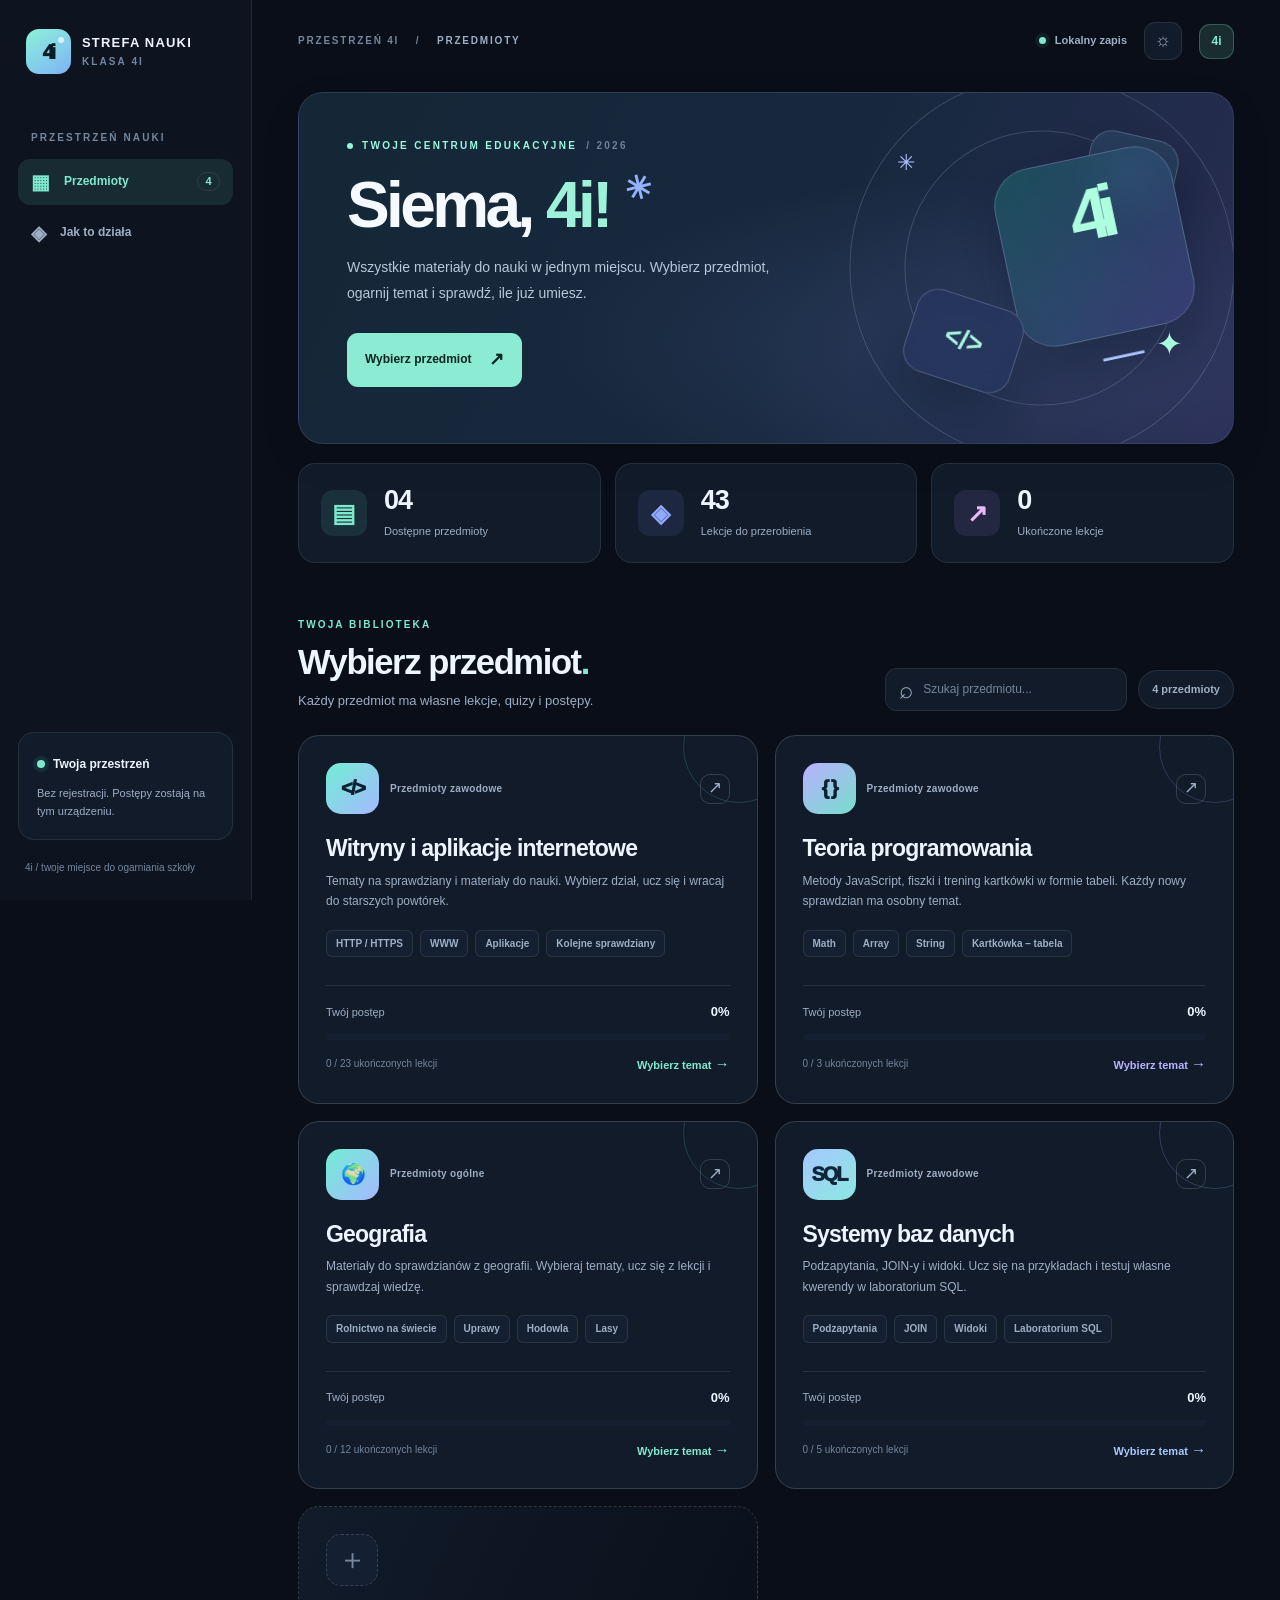
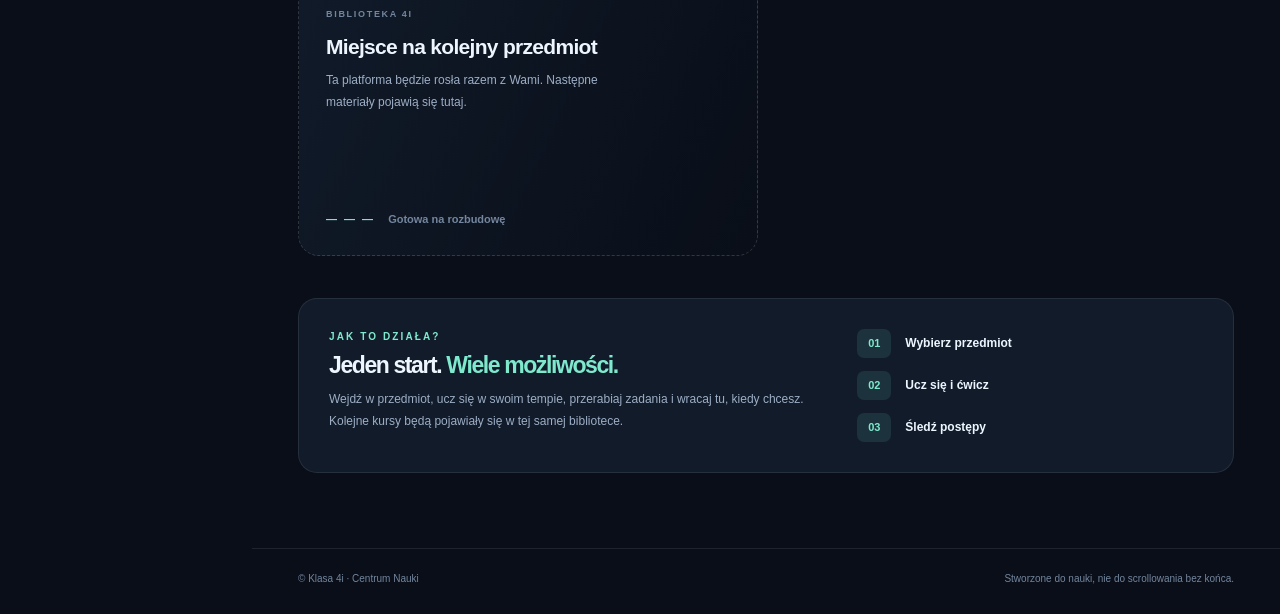
<file: index.html>
<!doctype html>
<html lang="pl" data-theme="dark">
<head>
  <meta charset="utf-8">
  <meta name="viewport" content="width=device-width, initial-scale=1, viewport-fit=cover">
  <meta name="theme-color" content="#090e19">
  <meta name="description" content="Klasa 4i — centrum nauki. Wybierz przedmiot, przerabiaj lekcje, rozwiązuj quizy i śledź postępy.">
  <meta property="og:title" content="4i — Centrum Nauki">
  <meta property="og:description" content="Twoja baza materiałów, lekcji i quizów dla klasy 4i.">
  <meta property="og:type" content="website">
  <link rel="icon" href="assets/icon.svg" type="image/svg+xml">
  <link rel="manifest" href="manifest.webmanifest">
  <link rel="stylesheet" href="css/portal.css">
  <title>Klasa 4i — Centrum Nauki</title>
  <script src="subjects/catalog.js" defer></script>
  <script src="subjects/witryny/tematy.js" defer></script>
  <script src="subjects/teoria-programowania/tematy.js" defer></script>
  <script src="subjects/geografia/tematy.js" defer></script>
  <script src="subjects/systemy-baz-danych/tematy.js" defer></script>
  <script src="js/portal.js" defer></script>
</head>
<body>
  <a href="#main" class="skip-link">Przejdź do treści</a>
  <div class="shell">
    <aside class="sidebar" aria-label="Nawigacja">
      <a class="identity" href="index.html" aria-label="Klasa 4i — strona główna"><span class="identity-logo">4<span>i</span><span class="logo-spot"></span></span><span class="identity-name">STREFA NAUKI<small>KLASA 4I</small></span></a>
      <div class="nav-label">PRZESTRZEŃ NAUKI</div>
      <nav class="menu" aria-label="Menu główne"><a class="menu-link active" aria-current="page" href="index.html"><span aria-hidden="true">▦</span> Przedmioty <span class="menu-count" id="navCount">4</span></a><a class="menu-link" href="#jak-korzystac"><span aria-hidden="true">◈</span> Jak to działa</a></nav>
      <div class="sidebar-bottom"><div class="sidebar-note"><span class="status-dot"></span><strong>Twoja przestrzeń</strong><p>Bez rejestracji. Postępy zostają na tym urządzeniu.</p></div><span class="sidebar-copy">4i / twoje miejsce do ogarniania szkoły</span></div>
    </aside>
    <div class="main-col">
      <header class="topbar"><div class="top-path">PRZESTRZEŃ 4I <span>/</span> <strong>PRZEDMIOTY</strong></div><div class="top-controls"><span class="live-indicator"><span></span> Lokalny zapis</span><button id="themeToggle" class="icon-button" type="button" title="Zmień motyw" aria-label="Zmień motyw">☼</button><div class="top-avatar" aria-label="Klasa 4i">4i</div></div></header>
      <main class="container" id="main">
        <section class="welcome" aria-labelledby="welcomeTitle"><div class="welcome-copy"><div class="eyebrow"><span class="eyebrow-dash"></span> TWOJE CENTRUM EDUKACYJNE <span class="eyebrow-version">/ 2026</span></div><h1 id="welcomeTitle">Siema, <span>4i!</span> <span class="wave" aria-hidden="true">✳</span></h1><p>Wszystkie materiały do nauki w jednym miejscu. Wybierz przedmiot, ogarnij temat i sprawdź, ile już umiesz.</p><a class="primary-link" href="#przedmioty">Wybierz przedmiot <span aria-hidden="true">↗</span></a></div><div class="welcome-art" aria-hidden="true"><div class="art-orbit orbit-one"></div><div class="art-orbit orbit-two"></div><div class="art-tile tile-top">{ }</div><div class="art-tile tile-mid">4i<span>_</span></div><div class="art-tile tile-bottom">&lt;/&gt;</div><div class="art-spark spark-one">✦</div><div class="art-spark spark-two">✳</div></div></section>
        <div class="overview" aria-label="Statystyki platformy"><div class="overview-card"><span class="overview-icon icon-1">▤</span><div><strong id="totalSubjects">04</strong><small>Dostępne przedmioty</small></div></div><div class="overview-card"><span class="overview-icon icon-2">◈</span><div><strong id="totalLessons">43</strong><small>Lekcje do przerobienia</small></div></div><div class="overview-card"><span class="overview-icon icon-3">↗</span><div><strong id="totalCompleted">0</strong><small>Ukończone lekcje</small></div></div></div>
        <section class="subjects-section" id="przedmioty" aria-labelledby="subjectsTitle"><div class="section-top"><div><div class="section-eyebrow">TWOJA BIBLIOTEKA</div><h2 id="subjectsTitle">Wybierz przedmiot<span class="heading-dot">.</span></h2><p>Każdy przedmiot ma własne lekcje, quizy i postępy.</p></div><div class="section-tools"><label class="search-box"><span aria-hidden="true">⌕</span><span class="sr-only">Wyszukaj przedmiot</span><input id="subjectSearch" type="search" autocomplete="off" placeholder="Szukaj przedmiotu..." aria-label="Szukaj przedmiotu"></label><span id="subjectCount" class="count-pill">2 przedmioty</span></div></div><div id="subjectsGrid" class="subjects-grid" aria-live="polite"></div><p id="searchEmpty" class="empty-search" hidden>Nie znaleziono takiego przedmiotu. Spróbuj innej nazwy.</p></section>
        <section class="help" id="jak-korzystac" aria-label="Jak korzystać"><div class="help-copy"><div class="section-eyebrow">JAK TO DZIAŁA?</div><h2>Jeden start. <span>Wiele możliwości.</span></h2><p>Wejdź w przedmiot, ucz się w swoim tempie, przerabiaj zadania i wracaj tu, kiedy chcesz. Kolejne kursy będą pojawiały się w tej samej bibliotece.</p></div><div class="help-steps"><div><b>01</b><span>Wybierz przedmiot</span></div><div><b>02</b><span>Ucz się i ćwicz</span></div><div><b>03</b><span>Śledź postępy</span></div></div></section>
      </main><footer class="footer"><span>© Klasa 4i · Centrum Nauki</span><span>Stworzone do nauki, nie do scrollowania bez końca.</span></footer>
    </div>
  </div>
</body>
</html>
</file>
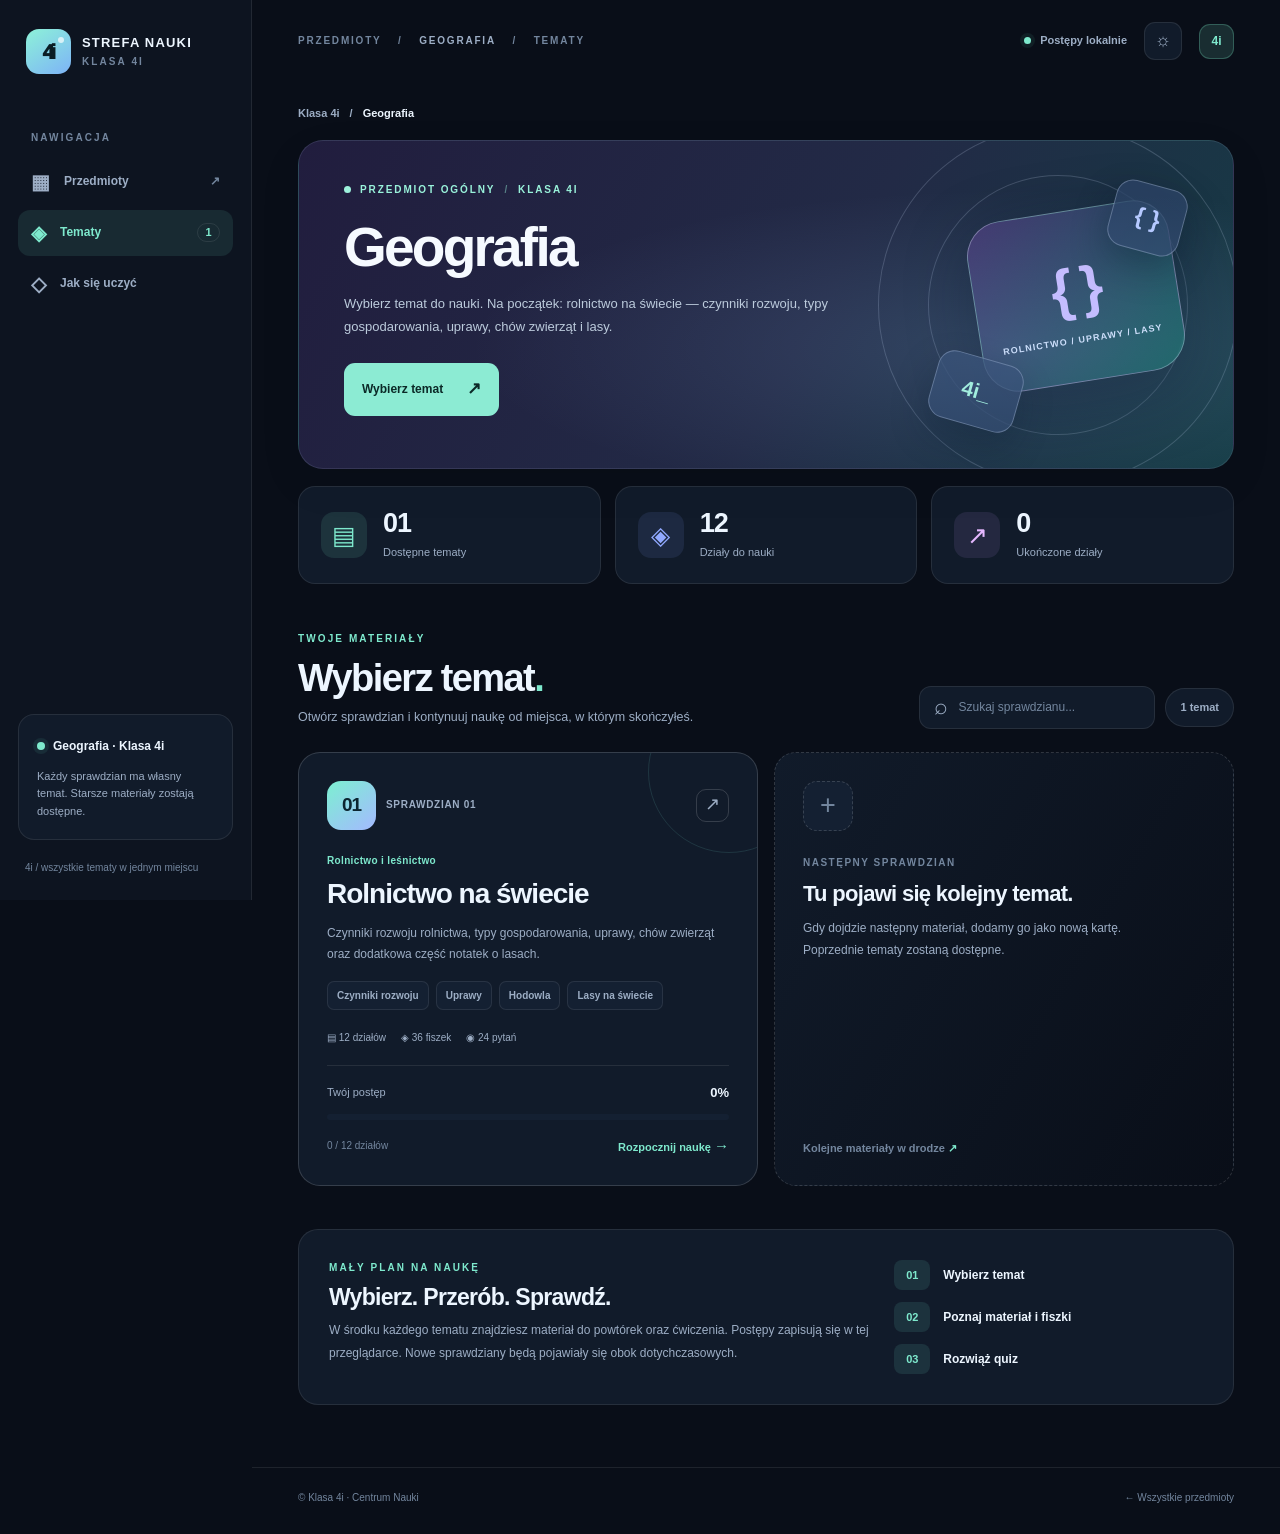
<file: subjects/geografia/index.html>
<!doctype html>
<html lang="pl" data-theme="dark">
<head>
  <meta charset="utf-8">
  <meta name="viewport" content="width=device-width,initial-scale=1,viewport-fit=cover">
  <meta name="theme-color" content="#090e18">
  <meta name="description" content="Klasa 4i — Geografia. Wybierz temat, przerabiaj lekcje i sprawdzaj swoją wiedzę z przedmiotu Geografia.">
  <meta property="og:title" content="Geografia — Tematy · Klasa 4i">
  <link rel="icon" href="../../assets/icon.svg" type="image/svg+xml">
  <link rel="manifest" href="../../manifest.webmanifest">
  <link rel="stylesheet" href="../../css/portal.css">
  <link rel="stylesheet" href="css/topics.css">
  <script src="tematy.js" defer></script>
  <script src="js/topics.js" defer></script>
  <title>Geografia — wybór tematu | Klasa 4i</title>
</head>
<body>
<a class="skip-link" href="#main">Przejdź do tematów</a>
<div class="shell">
  <aside class="sidebar" aria-label="Nawigacja">
    <a class="identity" href="../../index.html" aria-label="Klasa 4i — strona główna">
      <span class="identity-logo">4<span>i</span><span class="logo-spot"></span></span>
      <span class="identity-name">STREFA NAUKI<small>KLASA 4I</small></span>
    </a>
    <div class="nav-label">NAWIGACJA</div>
    <nav class="menu" aria-label="Menu przedmiotu">
      <a class="menu-link" href="../../index.html"><span aria-hidden="true">▦</span> Przedmioty <span class="nav-arrow" aria-hidden="true">↗</span></a>
      <a class="menu-link active" href="index.html" aria-current="page"><span aria-hidden="true">◈</span> Tematy <span class="menu-count" id="navTopicCount">1</span></a>
      <a class="menu-link" href="#jak-to-dziala"><span aria-hidden="true">◇</span> Jak się uczyć</a>
    </nav>
    <div class="sidebar-bottom">
      <div class="sidebar-note"><span class="status-dot"></span><strong>Geografia · Klasa 4i</strong><p>Każdy sprawdzian ma własny temat. Starsze materiały zostają dostępne.</p></div>
      <span class="sidebar-copy">4i / wszystkie tematy w jednym miejscu</span>
    </div>
  </aside>
  <div class="main-col">
    <header class="topbar">
      <div class="top-path"><a href="../../index.html">PRZEDMIOTY</a> <span>/</span> <strong>GEOGRAFIA</strong> <span>/</span> TEMATY</div>
      <div class="top-controls"><span class="live-indicator"><span></span> Postępy lokalnie</span><button id="themeToggle" class="icon-button" type="button" title="Zmień motyw" aria-label="Zmień motyw">☼</button><div class="top-avatar" aria-label="Klasa 4i">4i</div></div>
    </header>
    <main id="main" class="container topics-container">
      <nav class="breadcrumbs" aria-label="Ścieżka"><a href="../../index.html">Klasa 4i</a><span aria-hidden="true">/</span><span>Geografia</span></nav>
      <section class="topics-hero" aria-labelledby="heroTitle">
        <div class="hero-info">
          <div class="topic-eyebrow"><span class="topic-pulse"></span> PRZEDMIOT OGÓLNY <span class="hero-sep">/</span> KLASA 4I</div>
          <h1 id="heroTitle">Geografia</h1>
          <p>Wybierz temat do nauki. Na początek: rolnictwo na świecie — czynniki rozwoju, typy gospodarowania, uprawy, chów zwierząt i lasy.</p>
          <a class="hero-action" href="#tematy">Wybierz temat <span aria-hidden="true">↗</span></a>
        </div>
        <div class="topic-illustration" aria-hidden="true"><div class="topic-orbit orbit-a"></div><div class="topic-orbit orbit-b"></div><div class="topic-illustration-main">{ }<span>ROLNICTWO / UPRAWY / LASY</span></div><div class="topic-floating topic-floating-top">{ }</div><div class="topic-floating topic-floating-bottom">4i_</div></div>
      </section>
      <section class="topics-summary" aria-label="Podsumowanie materiałów">
        <div class="summary-cell"><span class="summary-icon">▤</span><div><strong id="topicTotal">1</strong><small>Dostępne tematy</small></div></div>
        <div class="summary-cell"><span class="summary-icon">◈</span><div><strong id="lessonTotal">3</strong><small>Działy do nauki</small></div></div>
        <div class="summary-cell"><span class="summary-icon">↗</span><div><strong id="completedTotal">0</strong><small>Ukończone działy</small></div></div>
      </section>
      <section id="tematy" class="topic-library" aria-labelledby="topicsTitle">
        <div class="topic-section-top">
          <div><div class="section-eyebrow">TWOJE MATERIAŁY</div><h2 id="topicsTitle">Wybierz temat<span class="heading-dot">.</span></h2><p>Otwórz sprawdzian i kontynuuj naukę od miejsca, w którym skończyłeś.</p></div>
          <div class="topics-tools"><label class="topic-search"><span aria-hidden="true">⌕</span><span class="sr-only">Wyszukaj temat</span><input type="search" id="topicSearch" autocomplete="off" placeholder="Szukaj sprawdzianu..." aria-label="Szukaj tematu"></label><span id="topicCount" class="topic-count">1 temat</span></div>
        </div>
        <div id="topicGrid" class="topic-grid" aria-live="polite"></div>
        <p id="topicEmpty" class="topic-empty" hidden>Nie znaleziono takiego tematu. Sprawdź pisownię lub wpisz inne słowo.</p>
      </section>
      <section id="jak-to-dziala" class="topic-help" aria-label="Jak korzystać"><div><div class="section-eyebrow">MAŁY PLAN NA NAUKĘ</div><h2>Wybierz. Przerób. Sprawdź.</h2><p>W środku każdego tematu znajdziesz materiał do powtórek oraz ćwiczenia. Postępy zapisują się w tej przeglądarce. Nowe sprawdziany będą pojawiały się obok dotychczasowych.</p></div><div class="topic-steps"><span><b>01</b> Wybierz temat</span><span><b>02</b> Poznaj materiał i fiszki</span><span><b>03</b> Rozwiąż quiz</span></div></section>
    </main>
    <footer class="footer"><span>© Klasa 4i · Centrum Nauki</span><span><a href="../../index.html">← Wszystkie przedmioty</a></span></footer>
  </div>
</div>
<noscript><p class="topics-noscript">Aby zobaczyć tematy, włącz JavaScript w przeglądarce.</p></noscript>
</body>
</html>
</file>
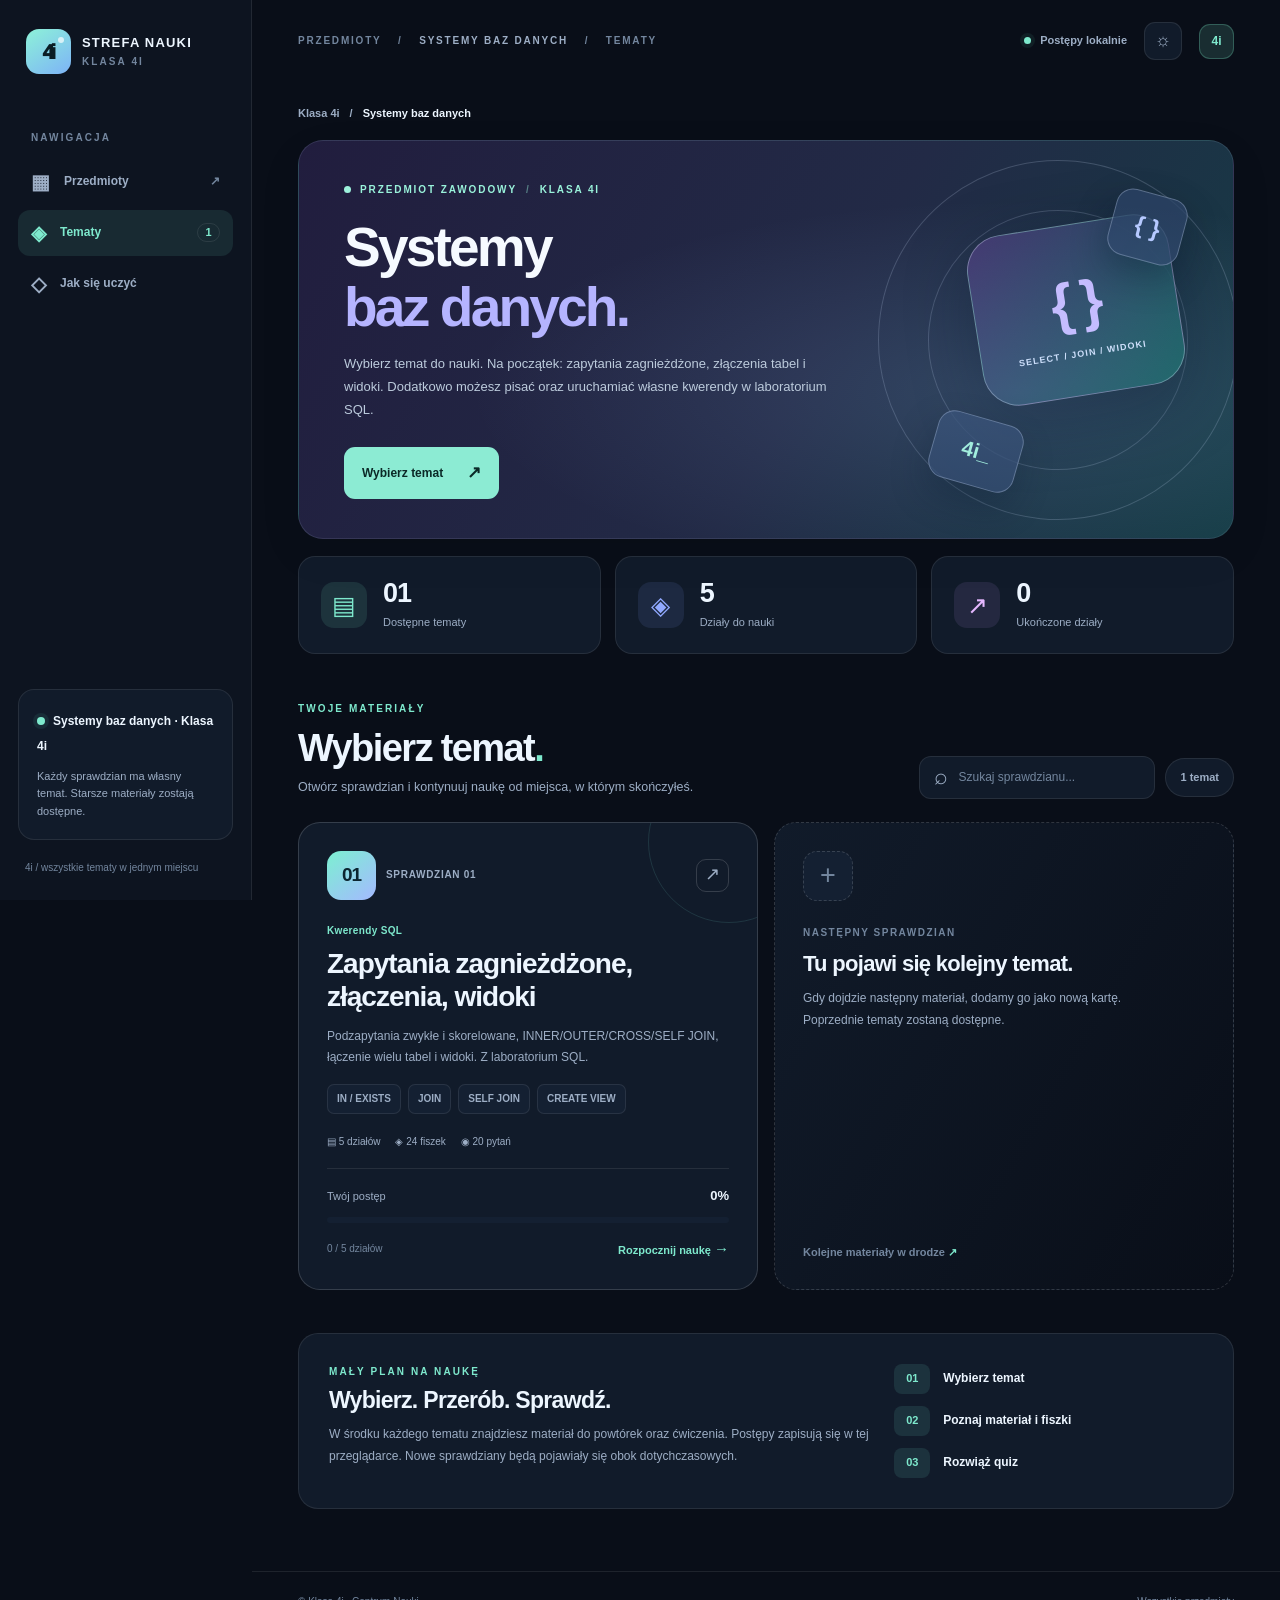
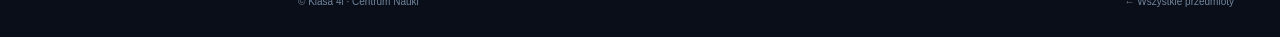
<file: subjects/systemy-baz-danych/index.html>
<!doctype html>
<html lang="pl" data-theme="dark">
<head>
  <meta charset="utf-8">
  <meta name="viewport" content="width=device-width,initial-scale=1,viewport-fit=cover">
  <meta name="theme-color" content="#090e18">
  <meta name="description" content="Klasa 4i — Systemy baz danych. Wybierz temat, przerabiaj lekcje i sprawdzaj swoją wiedzę z przedmiotu Systemy baz danych.">
  <meta property="og:title" content="Systemy baz danych — Tematy · Klasa 4i">
  <link rel="icon" href="../../assets/icon.svg" type="image/svg+xml">
  <link rel="manifest" href="../../manifest.webmanifest">
  <link rel="stylesheet" href="../../css/portal.css">
  <link rel="stylesheet" href="css/topics.css">
  <script src="tematy.js" defer></script>
  <script src="js/topics.js" defer></script>
  <title>Systemy baz danych — wybór tematu | Klasa 4i</title>
</head>
<body>
<a class="skip-link" href="#main">Przejdź do tematów</a>
<div class="shell">
  <aside class="sidebar" aria-label="Nawigacja">
    <a class="identity" href="../../index.html" aria-label="Klasa 4i — strona główna">
      <span class="identity-logo">4<span>i</span><span class="logo-spot"></span></span>
      <span class="identity-name">STREFA NAUKI<small>KLASA 4I</small></span>
    </a>
    <div class="nav-label">NAWIGACJA</div>
    <nav class="menu" aria-label="Menu przedmiotu">
      <a class="menu-link" href="../../index.html"><span aria-hidden="true">▦</span> Przedmioty <span class="nav-arrow" aria-hidden="true">↗</span></a>
      <a class="menu-link active" href="index.html" aria-current="page"><span aria-hidden="true">◈</span> Tematy <span class="menu-count" id="navTopicCount">1</span></a>
      <a class="menu-link" href="#jak-to-dziala"><span aria-hidden="true">◇</span> Jak się uczyć</a>
    </nav>
    <div class="sidebar-bottom">
      <div class="sidebar-note"><span class="status-dot"></span><strong>Systemy baz danych · Klasa 4i</strong><p>Każdy sprawdzian ma własny temat. Starsze materiały zostają dostępne.</p></div>
      <span class="sidebar-copy">4i / wszystkie tematy w jednym miejscu</span>
    </div>
  </aside>
  <div class="main-col">
    <header class="topbar">
      <div class="top-path"><a href="../../index.html">PRZEDMIOTY</a> <span>/</span> <strong>SYSTEMY BAZ DANYCH</strong> <span>/</span> TEMATY</div>
      <div class="top-controls"><span class="live-indicator"><span></span> Postępy lokalnie</span><button id="themeToggle" class="icon-button" type="button" title="Zmień motyw" aria-label="Zmień motyw">☼</button><div class="top-avatar" aria-label="Klasa 4i">4i</div></div>
    </header>
    <main id="main" class="container topics-container">
      <nav class="breadcrumbs" aria-label="Ścieżka"><a href="../../index.html">Klasa 4i</a><span aria-hidden="true">/</span><span>Systemy baz danych</span></nav>
      <section class="topics-hero" aria-labelledby="heroTitle">
        <div class="hero-info">
          <div class="topic-eyebrow"><span class="topic-pulse"></span> PRZEDMIOT ZAWODOWY <span class="hero-sep">/</span> KLASA 4I</div>
          <h1 id="heroTitle">Systemy<br><em>baz danych.</em></h1>
          <p>Wybierz temat do nauki. Na początek: zapytania zagnieżdżone, złączenia tabel i widoki. Dodatkowo możesz pisać oraz uruchamiać własne kwerendy w laboratorium SQL.</p>
          <a class="hero-action" href="#tematy">Wybierz temat <span aria-hidden="true">↗</span></a>
        </div>
        <div class="topic-illustration" aria-hidden="true"><div class="topic-orbit orbit-a"></div><div class="topic-orbit orbit-b"></div><div class="topic-illustration-main">{ }<span>SELECT / JOIN / WIDOKI</span></div><div class="topic-floating topic-floating-top">{ }</div><div class="topic-floating topic-floating-bottom">4i_</div></div>
      </section>
      <section class="topics-summary" aria-label="Podsumowanie materiałów">
        <div class="summary-cell"><span class="summary-icon">▤</span><div><strong id="topicTotal">1</strong><small>Dostępne tematy</small></div></div>
        <div class="summary-cell"><span class="summary-icon">◈</span><div><strong id="lessonTotal">3</strong><small>Działy do nauki</small></div></div>
        <div class="summary-cell"><span class="summary-icon">↗</span><div><strong id="completedTotal">0</strong><small>Ukończone działy</small></div></div>
      </section>
      <section id="tematy" class="topic-library" aria-labelledby="topicsTitle">
        <div class="topic-section-top">
          <div><div class="section-eyebrow">TWOJE MATERIAŁY</div><h2 id="topicsTitle">Wybierz temat<span class="heading-dot">.</span></h2><p>Otwórz sprawdzian i kontynuuj naukę od miejsca, w którym skończyłeś.</p></div>
          <div class="topics-tools"><label class="topic-search"><span aria-hidden="true">⌕</span><span class="sr-only">Wyszukaj temat</span><input type="search" id="topicSearch" autocomplete="off" placeholder="Szukaj sprawdzianu..." aria-label="Szukaj tematu"></label><span id="topicCount" class="topic-count">1 temat</span></div>
        </div>
        <div id="topicGrid" class="topic-grid" aria-live="polite"></div>
        <p id="topicEmpty" class="topic-empty" hidden>Nie znaleziono takiego tematu. Sprawdź pisownię lub wpisz inne słowo.</p>
      </section>
      <section id="jak-to-dziala" class="topic-help" aria-label="Jak korzystać"><div><div class="section-eyebrow">MAŁY PLAN NA NAUKĘ</div><h2>Wybierz. Przerób. Sprawdź.</h2><p>W środku każdego tematu znajdziesz materiał do powtórek oraz ćwiczenia. Postępy zapisują się w tej przeglądarce. Nowe sprawdziany będą pojawiały się obok dotychczasowych.</p></div><div class="topic-steps"><span><b>01</b> Wybierz temat</span><span><b>02</b> Poznaj materiał i fiszki</span><span><b>03</b> Rozwiąż quiz</span></div></section>
    </main>
    <footer class="footer"><span>© Klasa 4i · Centrum Nauki</span><span><a href="../../index.html">← Wszystkie przedmioty</a></span></footer>
  </div>
</div>
<noscript><p class="topics-noscript">Aby zobaczyć tematy, włącz JavaScript w przeglądarce.</p></noscript>
</body>
</html>
</file>
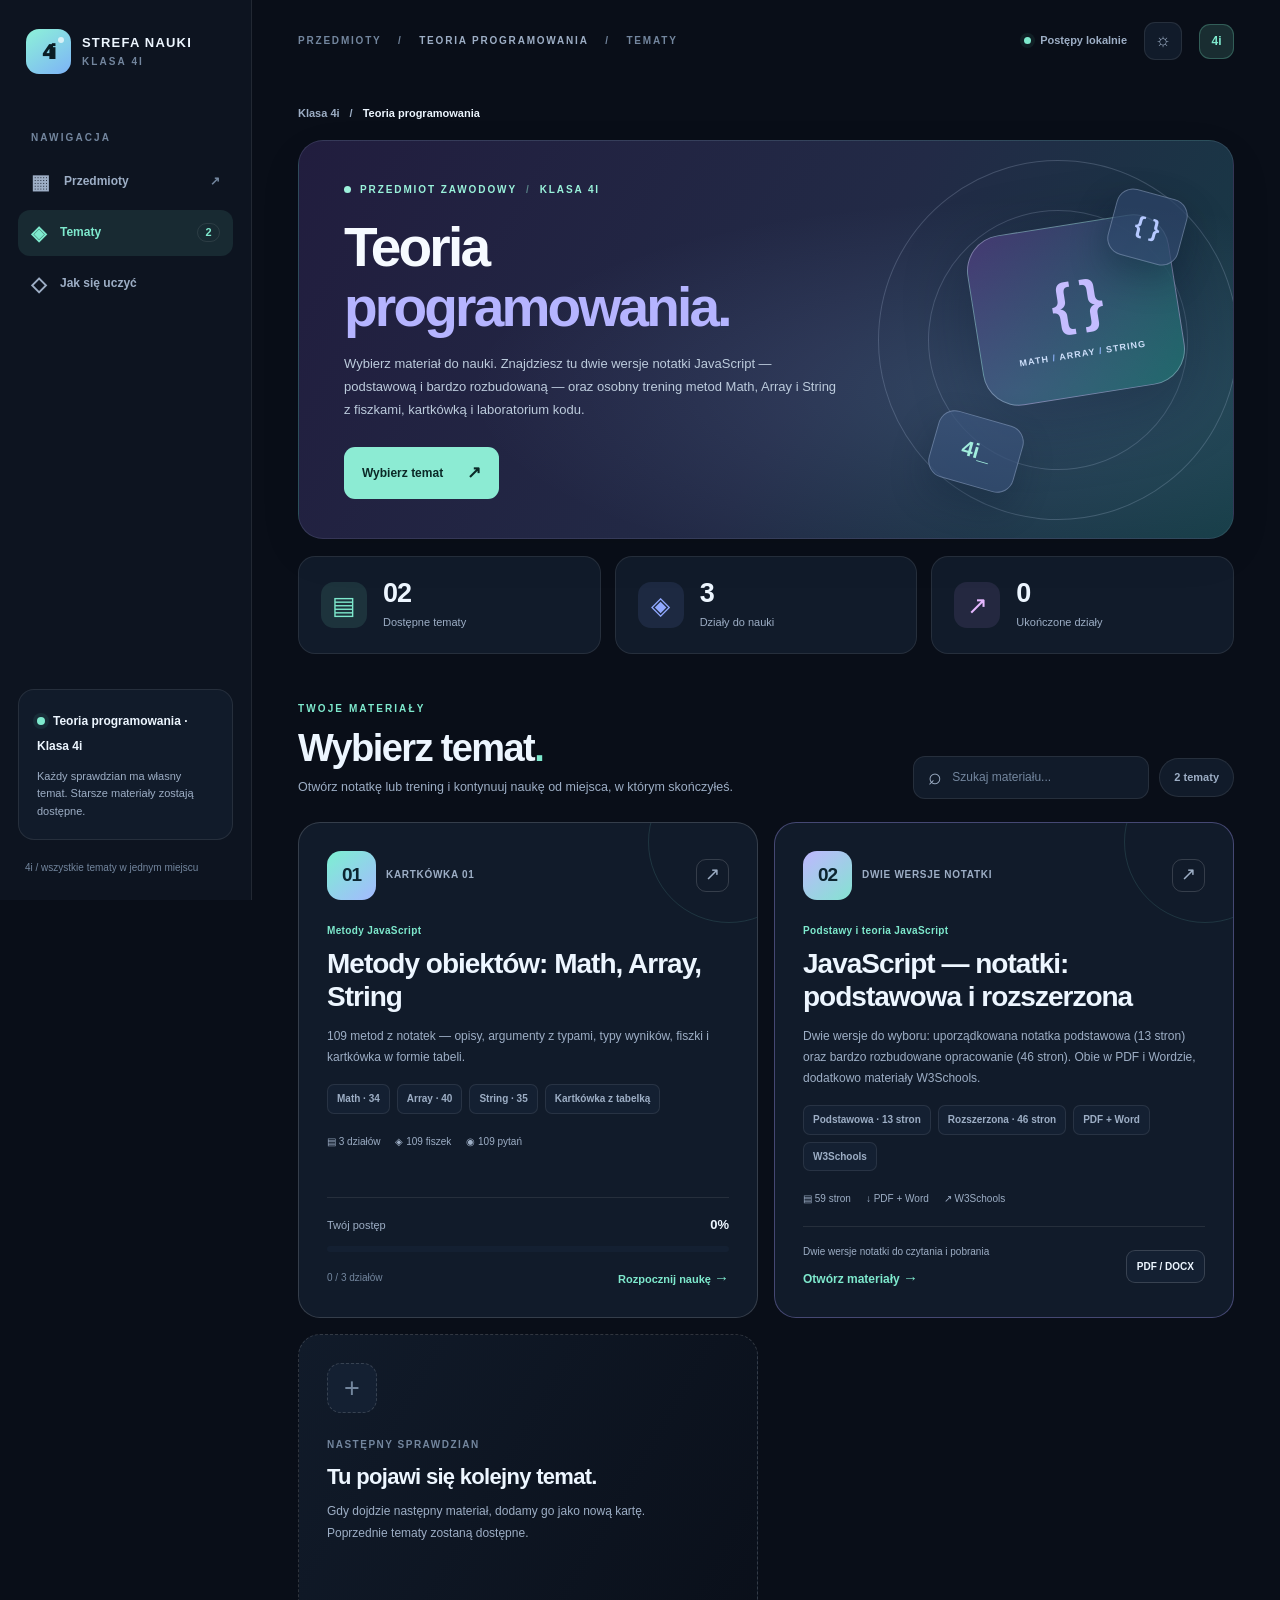
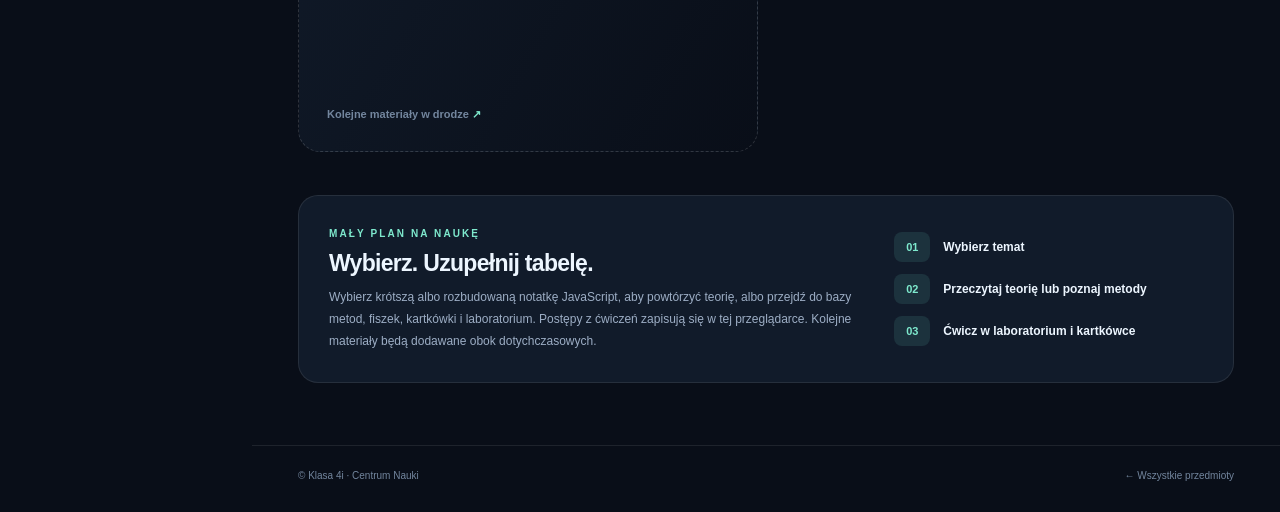
<file: subjects/teoria-programowania/index.html>
<!doctype html>
<html lang="pl" data-theme="dark">
<head>
  <meta charset="utf-8">
  <meta name="viewport" content="width=device-width,initial-scale=1,viewport-fit=cover">
  <meta name="theme-color" content="#090e18">
  <meta name="description" content="Klasa 4i — Teoria programowania. Wybierz temat sprawdzianu, przerabiaj lekcje i ćwicz z fiszkami.">
  <meta property="og:title" content="Teoria programowania — Tematy · Klasa 4i">
  <link rel="icon" href="../../assets/icon.svg" type="image/svg+xml">
  <link rel="manifest" href="../../manifest.webmanifest">
  <link rel="stylesheet" href="../../css/portal.css">
  <link rel="stylesheet" href="css/topics.css">
  <script src="tematy.js" defer></script>
  <script src="js/topics.js" defer></script>
  <title>Teoria programowania — wybór tematu | Klasa 4i</title>
</head>
<body>
<a class="skip-link" href="#main">Przejdź do tematów</a>
<div class="shell">
  <aside class="sidebar" aria-label="Nawigacja">
    <a class="identity" href="../../index.html" aria-label="Klasa 4i — strona główna">
      <span class="identity-logo">4<span>i</span><span class="logo-spot"></span></span>
      <span class="identity-name">STREFA NAUKI<small>KLASA 4I</small></span>
    </a>
    <div class="nav-label">NAWIGACJA</div>
    <nav class="menu" aria-label="Menu przedmiotu">
      <a class="menu-link" href="../../index.html"><span aria-hidden="true">▦</span> Przedmioty <span class="nav-arrow" aria-hidden="true">↗</span></a>
      <a class="menu-link active" href="index.html" aria-current="page"><span aria-hidden="true">◈</span> Tematy <span class="menu-count" id="navTopicCount">1</span></a>
      <a class="menu-link" href="#jak-to-dziala"><span aria-hidden="true">◇</span> Jak się uczyć</a>
    </nav>
    <div class="sidebar-bottom">
      <div class="sidebar-note"><span class="status-dot"></span><strong>Teoria programowania · Klasa 4i</strong><p>Każdy sprawdzian ma własny temat. Starsze materiały zostają dostępne.</p></div>
      <span class="sidebar-copy">4i / wszystkie tematy w jednym miejscu</span>
    </div>
  </aside>
  <div class="main-col">
    <header class="topbar">
      <div class="top-path"><a href="../../index.html">PRZEDMIOTY</a> <span>/</span> <strong>TEORIA PROGRAMOWANIA</strong> <span>/</span> TEMATY</div>
      <div class="top-controls"><span class="live-indicator"><span></span> Postępy lokalnie</span><button id="themeToggle" class="icon-button" type="button" title="Zmień motyw" aria-label="Zmień motyw">☼</button><div class="top-avatar" aria-label="Klasa 4i">4i</div></div>
    </header>
    <main id="main" class="container topics-container">
      <nav class="breadcrumbs" aria-label="Ścieżka"><a href="../../index.html">Klasa 4i</a><span aria-hidden="true">/</span><span>Teoria programowania</span></nav>
      <section class="topics-hero" aria-labelledby="heroTitle">
        <div class="hero-info">
          <div class="topic-eyebrow"><span class="topic-pulse"></span> PRZEDMIOT ZAWODOWY <span class="hero-sep">/</span> KLASA 4I</div>
          <h1 id="heroTitle">Teoria<br><em>programowania.</em></h1>
          <p>Wybierz materiał do nauki. Znajdziesz tu dwie wersje notatki JavaScript — podstawową i bardzo rozbudowaną — oraz osobny trening metod Math, Array i String z fiszkami, kartkówką i laboratorium kodu.</p>
          <a class="hero-action" href="#tematy">Wybierz temat <span aria-hidden="true">↗</span></a>
        </div>
        <div class="topic-illustration" aria-hidden="true"><div class="topic-orbit orbit-a"></div><div class="topic-orbit orbit-b"></div><div class="topic-illustration-main">{ }<span>MATH <b>/</b> ARRAY <b>/</b> STRING</span></div><div class="topic-floating topic-floating-top">{ }</div><div class="topic-floating topic-floating-bottom">4i_</div></div>
      </section>
      <section class="topics-summary" aria-label="Podsumowanie materiałów">
        <div class="summary-cell"><span class="summary-icon">▤</span><div><strong id="topicTotal">1</strong><small>Dostępne tematy</small></div></div>
        <div class="summary-cell"><span class="summary-icon">◈</span><div><strong id="lessonTotal">3</strong><small>Działy do nauki</small></div></div>
        <div class="summary-cell"><span class="summary-icon">↗</span><div><strong id="completedTotal">0</strong><small>Ukończone działy</small></div></div>
      </section>
      <section id="tematy" class="topic-library" aria-labelledby="topicsTitle">
        <div class="topic-section-top">
          <div><div class="section-eyebrow">TWOJE MATERIAŁY</div><h2 id="topicsTitle">Wybierz temat<span class="heading-dot">.</span></h2><p>Otwórz notatkę lub trening i kontynuuj naukę od miejsca, w którym skończyłeś.</p></div>
          <div class="topics-tools"><label class="topic-search"><span aria-hidden="true">⌕</span><span class="sr-only">Wyszukaj temat</span><input type="search" id="topicSearch" autocomplete="off" placeholder="Szukaj materiału..." aria-label="Szukaj tematu"></label><span id="topicCount" class="topic-count">1 temat</span></div>
        </div>
        <div id="topicGrid" class="topic-grid" aria-live="polite"></div>
        <p id="topicEmpty" class="topic-empty" hidden>Nie znaleziono takiego tematu. Sprawdź pisownię lub wpisz inne słowo.</p>
      </section>
      <section id="jak-to-dziala" class="topic-help" aria-label="Jak korzystać"><div><div class="section-eyebrow">MAŁY PLAN NA NAUKĘ</div><h2>Wybierz. Uzupełnij tabelę.</h2><p>Wybierz krótszą albo rozbudowaną notatkę JavaScript, aby powtórzyć teorię, albo przejdź do bazy metod, fiszek, kartkówki i laboratorium. Postępy z ćwiczeń zapisują się w tej przeglądarce. Kolejne materiały będą dodawane obok dotychczasowych.</p></div><div class="topic-steps"><span><b>01</b> Wybierz temat</span><span><b>02</b> Przeczytaj teorię lub poznaj metody</span><span><b>03</b> Ćwicz w laboratorium i kartkówce</span></div></section>
    </main>
    <footer class="footer"><span>© Klasa 4i · Centrum Nauki</span><span><a href="../../index.html">← Wszystkie przedmioty</a></span></footer>
  </div>
</div>
<noscript><p class="topics-noscript">Aby zobaczyć tematy, włącz JavaScript w przeglądarce.</p></noscript>
</body>
</html>
</file>
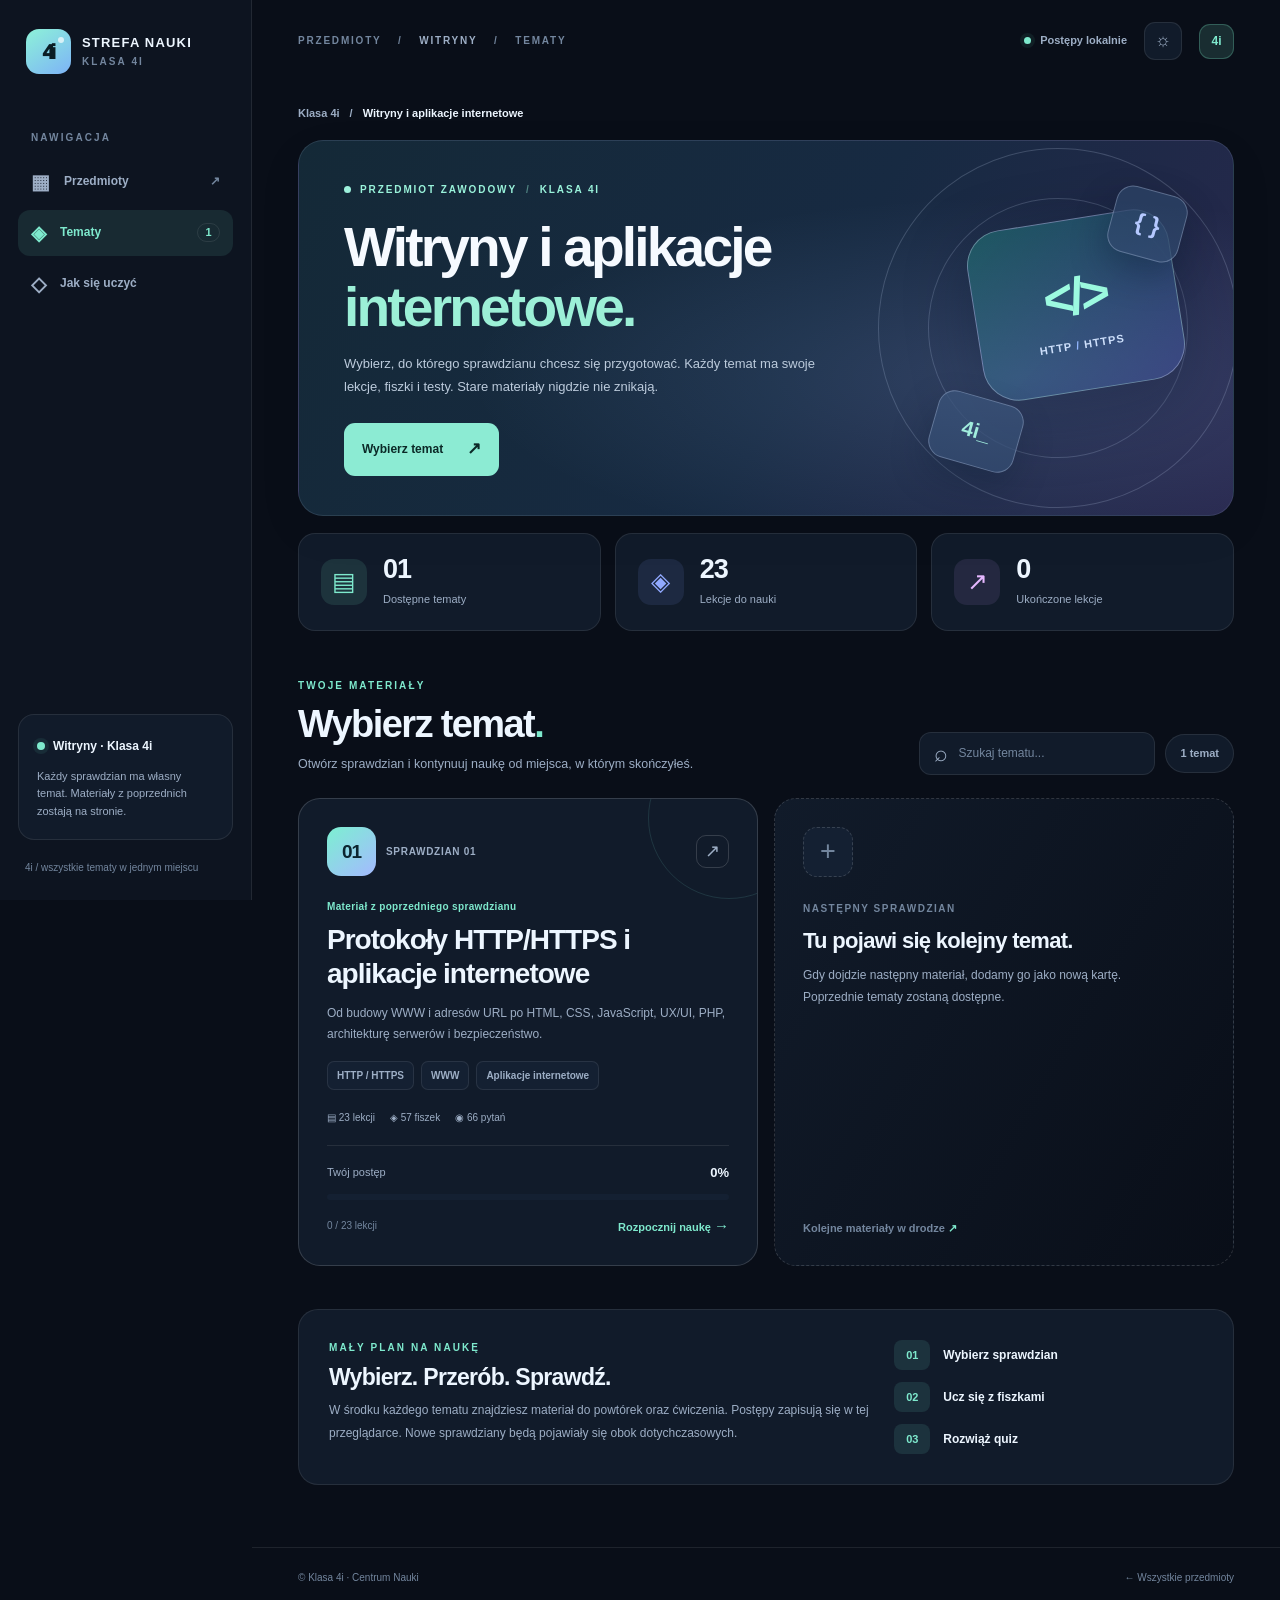
<file: subjects/witryny/index.html>
<!doctype html>
<html lang="pl" data-theme="dark">
<head>
  <meta charset="utf-8">
  <meta name="viewport" content="width=device-width,initial-scale=1,viewport-fit=cover">
  <meta name="theme-color" content="#090e18">
  <meta name="description" content="Klasa 4i — Witryny i aplikacje internetowe. Wybierz temat sprawdzianu, przerabiaj lekcje i ćwicz z fiszkami.">
  <meta property="og:title" content="Witryny i aplikacje internetowe — Tematy · Klasa 4i">
  <link rel="icon" href="../../assets/icon.svg" type="image/svg+xml">
  <link rel="manifest" href="../../manifest.webmanifest">
  <link rel="stylesheet" href="../../css/portal.css">
  <link rel="stylesheet" href="css/topics.css">
  <script src="tematy.js" defer></script>
  <script src="js/topics.js" defer></script>
  <title>Witryny i aplikacje internetowe — wybór tematu | Klasa 4i</title>
</head>
<body>
<a class="skip-link" href="#main">Przejdź do tematów</a>
<div class="shell">
  <aside class="sidebar" aria-label="Nawigacja">
    <a class="identity" href="../../index.html" aria-label="Klasa 4i — strona główna">
      <span class="identity-logo">4<span>i</span><span class="logo-spot"></span></span>
      <span class="identity-name">STREFA NAUKI<small>KLASA 4I</small></span>
    </a>
    <div class="nav-label">NAWIGACJA</div>
    <nav class="menu" aria-label="Menu przedmiotu">
      <a class="menu-link" href="../../index.html"><span aria-hidden="true">▦</span> Przedmioty <span class="nav-arrow" aria-hidden="true">↗</span></a>
      <a class="menu-link active" href="index.html" aria-current="page"><span aria-hidden="true">◈</span> Tematy <span class="menu-count" id="navTopicCount">1</span></a>
      <a class="menu-link" href="#jak-to-dziala"><span aria-hidden="true">◇</span> Jak się uczyć</a>
    </nav>
    <div class="sidebar-bottom">
      <div class="sidebar-note"><span class="status-dot"></span><strong>Witryny · Klasa 4i</strong><p>Każdy sprawdzian ma własny temat. Materiały z poprzednich zostają na stronie.</p></div>
      <span class="sidebar-copy">4i / wszystkie tematy w jednym miejscu</span>
    </div>
  </aside>
  <div class="main-col">
    <header class="topbar">
      <div class="top-path"><a href="../../index.html">PRZEDMIOTY</a> <span>/</span> <strong>WITRYNY</strong> <span>/</span> TEMATY</div>
      <div class="top-controls"><span class="live-indicator"><span></span> Postępy lokalnie</span><button id="themeToggle" class="icon-button" type="button" title="Zmień motyw" aria-label="Zmień motyw">☼</button><div class="top-avatar" aria-label="Klasa 4i">4i</div></div>
    </header>
    <main id="main" class="container topics-container">
      <nav class="breadcrumbs" aria-label="Ścieżka"><a href="../../index.html">Klasa 4i</a><span aria-hidden="true">/</span><span>Witryny i aplikacje internetowe</span></nav>
      <section class="topics-hero" aria-labelledby="heroTitle">
        <div class="hero-info">
          <div class="topic-eyebrow"><span class="topic-pulse"></span> PRZEDMIOT ZAWODOWY <span class="hero-sep">/</span> KLASA 4I</div>
          <h1 id="heroTitle">Witryny i aplikacje<br><em>internetowe.</em></h1>
          <p>Wybierz, do którego sprawdzianu chcesz się przygotować. Każdy temat ma swoje lekcje, fiszki i testy. Stare materiały nigdzie nie znikają.</p>
          <a class="hero-action" href="#tematy">Wybierz temat <span aria-hidden="true">↗</span></a>
        </div>
        <div class="topic-illustration" aria-hidden="true"><div class="topic-orbit orbit-a"></div><div class="topic-orbit orbit-b"></div><div class="topic-illustration-main">&lt;/&gt;<span>HTTP <b>/</b> HTTPS</span></div><div class="topic-floating topic-floating-top">{ }</div><div class="topic-floating topic-floating-bottom">4i_</div></div>
      </section>
      <section class="topics-summary" aria-label="Podsumowanie materiałów">
        <div class="summary-cell"><span class="summary-icon">▤</span><div><strong id="topicTotal">1</strong><small>Dostępne tematy</small></div></div>
        <div class="summary-cell"><span class="summary-icon">◈</span><div><strong id="lessonTotal">23</strong><small>Lekcje do nauki</small></div></div>
        <div class="summary-cell"><span class="summary-icon">↗</span><div><strong id="completedTotal">0</strong><small>Ukończone lekcje</small></div></div>
      </section>
      <section id="tematy" class="topic-library" aria-labelledby="topicsTitle">
        <div class="topic-section-top">
          <div><div class="section-eyebrow">TWOJE MATERIAŁY</div><h2 id="topicsTitle">Wybierz temat<span class="heading-dot">.</span></h2><p>Otwórz sprawdzian i kontynuuj naukę od miejsca, w którym skończyłeś.</p></div>
          <div class="topics-tools"><label class="topic-search"><span aria-hidden="true">⌕</span><span class="sr-only">Wyszukaj temat</span><input type="search" id="topicSearch" autocomplete="off" placeholder="Szukaj tematu..." aria-label="Szukaj tematu"></label><span id="topicCount" class="topic-count">1 temat</span></div>
        </div>
        <div id="topicGrid" class="topic-grid" aria-live="polite"></div>
        <p id="topicEmpty" class="topic-empty" hidden>Nie znaleziono takiego tematu. Sprawdź pisownię lub wpisz inne słowo.</p>
      </section>
      <section id="jak-to-dziala" class="topic-help" aria-label="Jak korzystać"><div><div class="section-eyebrow">MAŁY PLAN NA NAUKĘ</div><h2>Wybierz. Przerób. Sprawdź.</h2><p>W środku każdego tematu znajdziesz materiał do powtórek oraz ćwiczenia. Postępy zapisują się w tej przeglądarce. Nowe sprawdziany będą pojawiały się obok dotychczasowych.</p></div><div class="topic-steps"><span><b>01</b> Wybierz sprawdzian</span><span><b>02</b> Ucz się z fiszkami</span><span><b>03</b> Rozwiąż quiz</span></div></section>
    </main>
    <footer class="footer"><span>© Klasa 4i · Centrum Nauki</span><span><a href="../../index.html">← Wszystkie przedmioty</a></span></footer>
  </div>
</div>
<noscript><p class="topics-noscript">Aby zobaczyć tematy, włącz JavaScript w przeglądarce.</p></noscript>
</body>
</html>
</file>
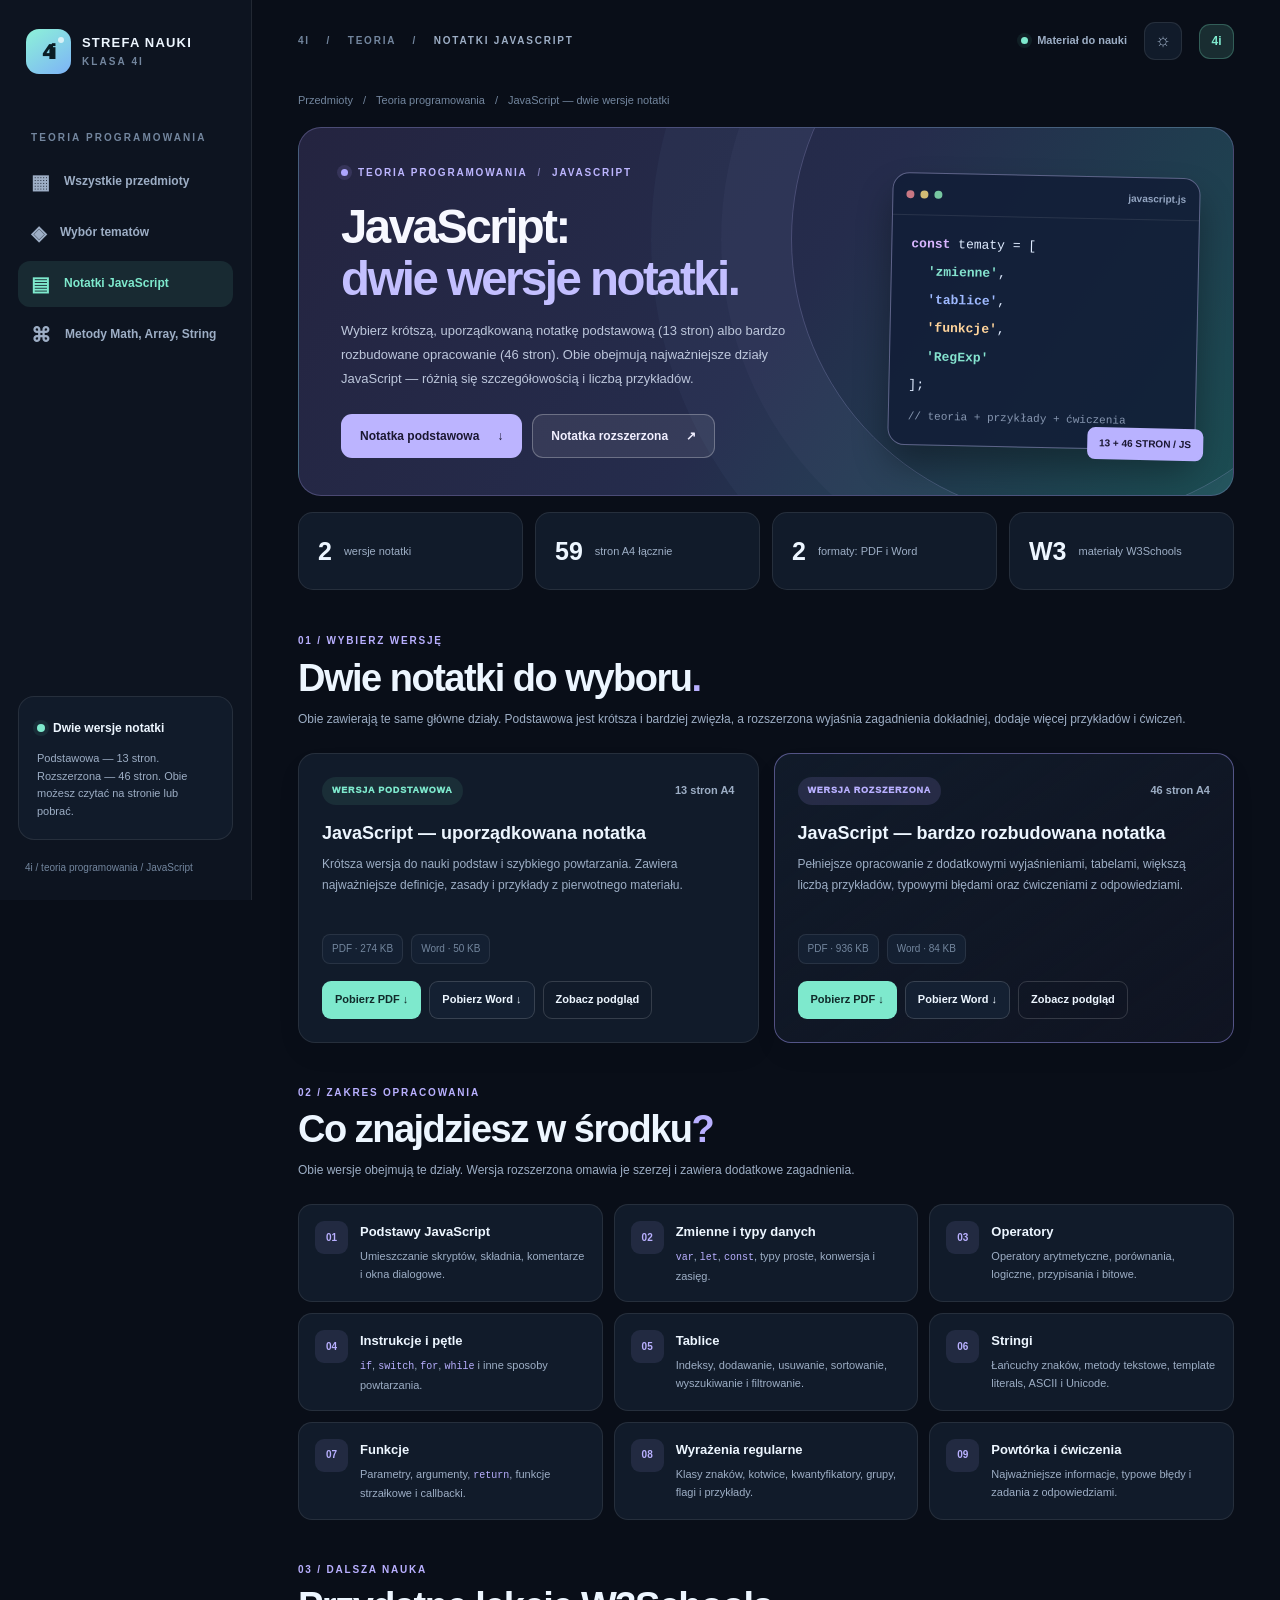
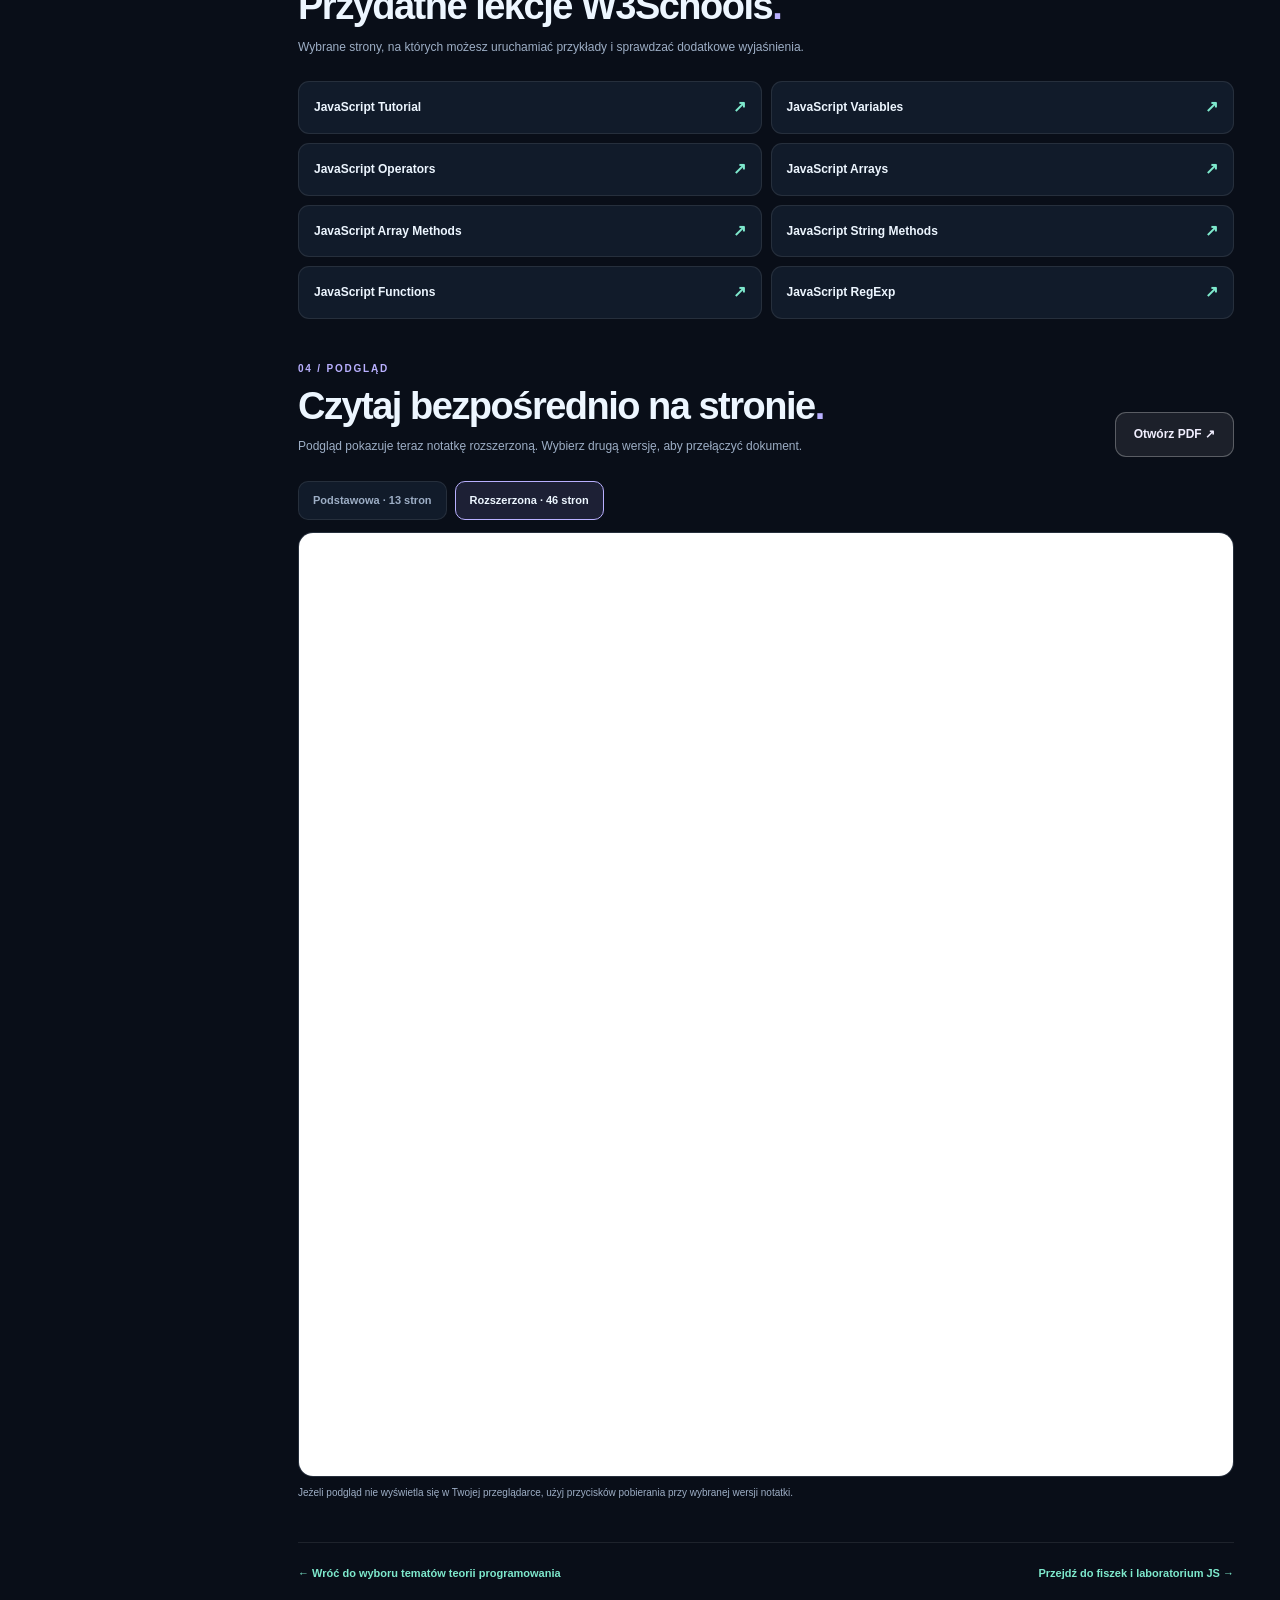
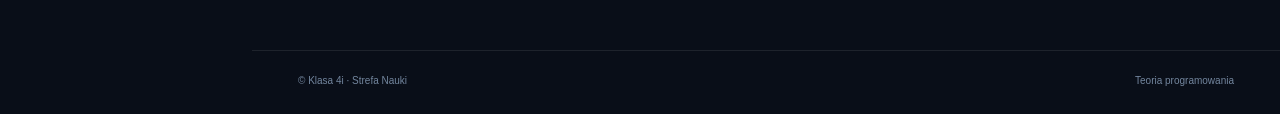
<file: subjects/teoria-programowania/tematy/javascript-pelna-notatka/index.html>
<!doctype html>
<html lang="pl" data-theme="dark">
<head>
  <meta charset="utf-8">
  <meta name="viewport" content="width=device-width, initial-scale=1, viewport-fit=cover">
  <meta name="theme-color" content="#0d1120">
  <meta name="description" content="Dwie notatki JavaScript: podstawowa (13 stron) i bardzo rozbudowana (46 stron), obie w PDF i Wordzie.">
  <title>JavaScript — notatki podstawowa i rozszerzona | Teoria programowania | Klasa 4i</title>
  <link rel="icon" href="../../../../assets/icon.svg" type="image/svg+xml">
  <link rel="stylesheet" href="../../../../css/portal.css">
  <link rel="stylesheet" href="../metody-math-array-string/css/methods.css">
  <link rel="stylesheet" href="css/resource.css">
  <script src="js/resource.js" defer></script>
</head>
<body>
  <a class="skip-link" href="#content">Przejdź do materiału</a>
  <div class="shell">
    <aside class="sidebar" aria-label="Nawigacja">
      <a class="identity" href="../../../../index.html"><span class="identity-logo">4<span>i</span><span class="logo-spot"></span></span><span class="identity-name">STREFA NAUKI<small>KLASA 4I</small></span></a>
      <div class="nav-label">TEORIA PROGRAMOWANIA</div>
      <nav class="menu" aria-label="Menu przedmiotu">
        <a class="menu-link" href="../../../../index.html"><span aria-hidden="true">▦</span> Wszystkie przedmioty</a>
        <a class="menu-link" href="../../index.html"><span aria-hidden="true">◈</span> Wybór tematów</a>
        <a class="menu-link active" href="#material" aria-current="page"><span aria-hidden="true">▤</span> Notatki JavaScript</a>
        <a class="menu-link" href="../metody-math-array-string/index.html"><span aria-hidden="true">⌘</span> Metody Math, Array, String</a>
      </nav>
      <div class="sidebar-bottom">
        <div class="sidebar-note"><span class="status-dot"></span><strong>Dwie wersje notatki</strong><p>Podstawowa — 13 stron. Rozszerzona — 46 stron. Obie możesz czytać na stronie lub pobrać.</p></div>
        <span class="sidebar-copy">4i / teoria programowania / JavaScript</span>
      </div>
    </aside>

    <div class="main-col">
      <header class="topbar">
        <div class="top-path"><a href="../../../../index.html">4I</a> <span>/</span> <a href="../../index.html">TEORIA</a> <span>/</span> <strong>NOTATKI JAVASCRIPT</strong></div>
        <div class="top-controls"><span class="live-indicator"><span></span> Materiał do nauki</span><button id="themeToggle" class="icon-button" type="button" title="Zmień motyw" aria-label="Włącz jasny motyw">☼</button><div class="top-avatar">4i</div></div>
      </header>

      <main id="content" class="container methods-container resource-container">
        <div class="crumb"><a href="../../../../index.html">Przedmioty</a> <span>/</span> <a href="../../index.html">Teoria programowania</a> <span>/</span> JavaScript — dwie wersje notatki</div>

        <section class="resource-hero" aria-labelledby="heroTitle">
          <div class="resource-hero-copy">
            <div class="hero-kicker"><span class="pulse"></span> TEORIA PROGRAMOWANIA <i>/</i> JAVASCRIPT</div>
            <h1 id="heroTitle">JavaScript:<br><span>dwie wersje notatki.</span></h1>
            <p>Wybierz krótszą, uporządkowaną notatkę podstawową (13 stron) albo bardzo rozbudowane opracowanie (46 stron). Obie obejmują najważniejsze działy JavaScript — różnią się szczegółowością i liczbą przykładów.</p>
            <div class="hero-actions">
              <a class="action primary" href="#wersja-podstawowa">Notatka podstawowa <span aria-hidden="true">↓</span></a>
              <a class="action secondary" href="#wersja-rozszerzona">Notatka rozszerzona <span aria-hidden="true">↗</span></a>
            </div>
          </div>
          <div class="resource-code" aria-hidden="true">
            <div class="code-title"><span></span><span></span><span></span><strong>javascript.js</strong></div>
            <div class="code-body">
              <div><b class="c-purple">const</b> tematy = [</div>
              <div class="indent"><b class="c-mint">'zmienne'</b>,</div>
              <div class="indent"><b class="c-blue">'tablice'</b>,</div>
              <div class="indent"><b class="c-yellow">'funkcje'</b>,</div>
              <div class="indent"><b class="c-mint">'RegExp'</b></div>
              <div>];</div>
              <div class="code-comment">// teoria + przykłady + ćwiczenia</div>
            </div>
            <span class="code-badge">13 + 46 STRON / JS</span>
          </div>
        </section>

        <section class="resource-stats" aria-label="Informacje o notatkach">
          <div><strong>2</strong><span>wersje notatki</span></div>
          <div><strong>59</strong><span>stron A4 łącznie</span></div>
          <div><strong>2</strong><span>formaty: PDF i Word</span></div>
          <div><strong>W3</strong><span>materiały W3Schools</span></div>
        </section>

        <section id="material" class="resource-section" aria-labelledby="materialTitle">
          <div class="section-heading"><div><div class="small-kicker">01 / WYBIERZ WERSJĘ</div><h2 id="materialTitle">Dwie notatki do wyboru<span class="dot">.</span></h2><p>Obie zawierają te same główne działy. Podstawowa jest krótsza i bardziej zwięzła, a rozszerzona wyjaśnia zagadnienia dokładniej, dodaje więcej przykładów i ćwiczeń.</p></div></div>
          <div class="resource-version-grid">
            <article class="resource-version-card" id="wersja-podstawowa">
              <div class="resource-version-top"><span class="resource-version-label basic-label">WERSJA PODSTAWOWA</span><span class="resource-version-pages">13 stron A4</span></div>
              <h3>JavaScript — uporządkowana notatka</h3>
              <p>Krótsza wersja do nauki podstaw i szybkiego powtarzania. Zawiera najważniejsze definicje, zasady i przykłady z pierwotnego materiału.</p>
              <div class="resource-version-meta"><span>PDF · 274 KB</span><span>Word · 50 KB</span></div>
              <div class="resource-version-actions">
                <a class="resource-version-button primary-version-button" href="../../../../assets/pdf/notatka-javascript-podstawowa.pdf" download>Pobierz PDF ↓</a>
                <a class="resource-version-button" href="../../../../assets/dokumenty/notatka-javascript-podstawowa.docx" download>Pobierz Word ↓</a>
                <button class="resource-version-preview" type="button" data-preview-pdf="../../../../assets/pdf/notatka-javascript-podstawowa.pdf" data-preview-label="notatkę podstawową (13 stron)" aria-controls="notePreviewFrame" aria-pressed="false">Zobacz podgląd</button>
              </div>
            </article>
            <article class="resource-version-card expanded-version-card" id="wersja-rozszerzona">
              <div class="resource-version-top"><span class="resource-version-label expanded-label">WERSJA ROZSZERZONA</span><span class="resource-version-pages">46 stron A4</span></div>
              <h3>JavaScript — bardzo rozbudowana notatka</h3>
              <p>Pełniejsze opracowanie z dodatkowymi wyjaśnieniami, tabelami, większą liczbą przykładów, typowymi błędami oraz ćwiczeniami z odpowiedziami.</p>
              <div class="resource-version-meta"><span>PDF · 936 KB</span><span>Word · 84 KB</span></div>
              <div class="resource-version-actions">
                <a class="resource-version-button primary-version-button" href="../../../../assets/pdf/notatka-javascript-pelna.pdf" download>Pobierz PDF ↓</a>
                <a class="resource-version-button" href="../../../../assets/dokumenty/notatka-javascript-pelna.docx" download>Pobierz Word ↓</a>
                <button class="resource-version-preview" type="button" data-preview-pdf="../../../../assets/pdf/notatka-javascript-pelna.pdf" data-preview-label="notatkę rozszerzoną (46 stron)" aria-controls="notePreviewFrame" aria-pressed="true">Zobacz podgląd</button>
              </div>
            </article>
          </div>
        </section>

        <section class="resource-section" aria-labelledby="scopeTitle">
          <div class="section-heading"><div><div class="small-kicker">02 / ZAKRES OPRACOWANIA</div><h2 id="scopeTitle">Co znajdziesz w środku<span class="dot">?</span></h2><p>Obie wersje obejmują te działy. Wersja rozszerzona omawia je szerzej i zawiera dodatkowe zagadnienia.</p></div></div>
          <div class="resource-topics-grid">
            <article><span>01</span><div><h3>Podstawy JavaScript</h3><p>Umieszczanie skryptów, składnia, komentarze i okna dialogowe.</p></div></article>
            <article><span>02</span><div><h3>Zmienne i typy danych</h3><p><code>var</code>, <code>let</code>, <code>const</code>, typy proste, konwersja i zasięg.</p></div></article>
            <article><span>03</span><div><h3>Operatory</h3><p>Operatory arytmetyczne, porównania, logiczne, przypisania i bitowe.</p></div></article>
            <article><span>04</span><div><h3>Instrukcje i pętle</h3><p><code>if</code>, <code>switch</code>, <code>for</code>, <code>while</code> i inne sposoby powtarzania.</p></div></article>
            <article><span>05</span><div><h3>Tablice</h3><p>Indeksy, dodawanie, usuwanie, sortowanie, wyszukiwanie i filtrowanie.</p></div></article>
            <article><span>06</span><div><h3>Stringi</h3><p>Łańcuchy znaków, metody tekstowe, template literals, ASCII i Unicode.</p></div></article>
            <article><span>07</span><div><h3>Funkcje</h3><p>Parametry, argumenty, <code>return</code>, funkcje strzałkowe i callbacki.</p></div></article>
            <article><span>08</span><div><h3>Wyrażenia regularne</h3><p>Klasy znaków, kotwice, kwantyfikatory, grupy, flagi i przykłady.</p></div></article>
            <article><span>09</span><div><h3>Powtórka i ćwiczenia</h3><p>Najważniejsze informacje, typowe błędy i zadania z odpowiedziami.</p></div></article>
          </div>
        </section>

        <section class="resource-section" aria-labelledby="sourcesTitle">
          <div class="section-heading"><div><div class="small-kicker">03 / DALSZA NAUKA</div><h2 id="sourcesTitle">Przydatne lekcje W3Schools<span class="dot">.</span></h2><p>Wybrane strony, na których możesz uruchamiać przykłady i sprawdzać dodatkowe wyjaśnienia.</p></div></div>
          <div class="resource-links">
            <a href="https://www.w3schools.com/js/default.asp" target="_blank" rel="noopener noreferrer"><span>JavaScript Tutorial</span><b>↗</b></a>
            <a href="https://www.w3schools.com/js/js_variables.asp" target="_blank" rel="noopener noreferrer"><span>JavaScript Variables</span><b>↗</b></a>
            <a href="https://www.w3schools.com/js/js_operators.asp" target="_blank" rel="noopener noreferrer"><span>JavaScript Operators</span><b>↗</b></a>
            <a href="https://www.w3schools.com/js/js_arrays.asp" target="_blank" rel="noopener noreferrer"><span>JavaScript Arrays</span><b>↗</b></a>
            <a href="https://www.w3schools.com/js/js_array_methods.asp" target="_blank" rel="noopener noreferrer"><span>JavaScript Array Methods</span><b>↗</b></a>
            <a href="https://www.w3schools.com/js/js_string_methods.asp" target="_blank" rel="noopener noreferrer"><span>JavaScript String Methods</span><b>↗</b></a>
            <a href="https://www.w3schools.com/js/js_functions.asp" target="_blank" rel="noopener noreferrer"><span>JavaScript Functions</span><b>↗</b></a>
            <a href="https://www.w3schools.com/js/js_regexp.asp" target="_blank" rel="noopener noreferrer"><span>JavaScript RegExp</span><b>↗</b></a>
          </div>
        </section>

        <section class="resource-section resource-preview-section" aria-labelledby="previewTitle">
          <div class="section-heading"><div><div class="small-kicker">04 / PODGLĄD</div><h2 id="previewTitle">Czytaj bezpośrednio na stronie<span class="dot">.</span></h2><p id="previewDescription">Podgląd pokazuje teraz notatkę rozszerzoną. Wybierz drugą wersję, aby przełączyć dokument.</p></div><a id="openPreviewPdf" class="action secondary" href="../../../../assets/pdf/notatka-javascript-pelna.pdf" target="_blank" rel="noopener noreferrer">Otwórz PDF ↗</a></div>
          <div class="resource-preview-switch" role="group" aria-label="Wybierz notatkę do podglądu">
            <button type="button" data-preview-pdf="../../../../assets/pdf/notatka-javascript-podstawowa.pdf" data-preview-label="notatkę podstawową (13 stron)" aria-controls="notePreviewFrame" aria-pressed="false">Podstawowa · 13 stron</button>
            <button type="button" data-preview-pdf="../../../../assets/pdf/notatka-javascript-pelna.pdf" data-preview-label="notatkę rozszerzoną (46 stron)" aria-controls="notePreviewFrame" aria-pressed="true">Rozszerzona · 46 stron</button>
          </div>
          <div class="resource-pdf-frame"><iframe id="notePreviewFrame" src="../../../../assets/pdf/notatka-javascript-pelna.pdf#view=FitH" title="Podgląd rozszerzonej notatki JavaScript — 46 stron" loading="lazy"></iframe></div>
          <p class="resource-pdf-fallback">Jeżeli podgląd nie wyświetla się w Twojej przeglądarce, użyj przycisków pobierania przy wybranej wersji notatki.</p>
        </section>

        <div class="resource-back"><a href="../../index.html">← Wróć do wyboru tematów teorii programowania</a><a href="../metody-math-array-string/index.html">Przejdź do fiszek i laboratorium JS →</a></div>
      </main>
      <footer class="footer"><span>© Klasa 4i · Strefa Nauki</span><span><a href="../../index.html">Teoria programowania</a></span></footer>
    </div>
  </div>
  <noscript><p class="noscript-note">Materiał jest dostępny, ale do zmiany motywu wymagany jest JavaScript.</p></noscript>
</body>
</html>
</file>
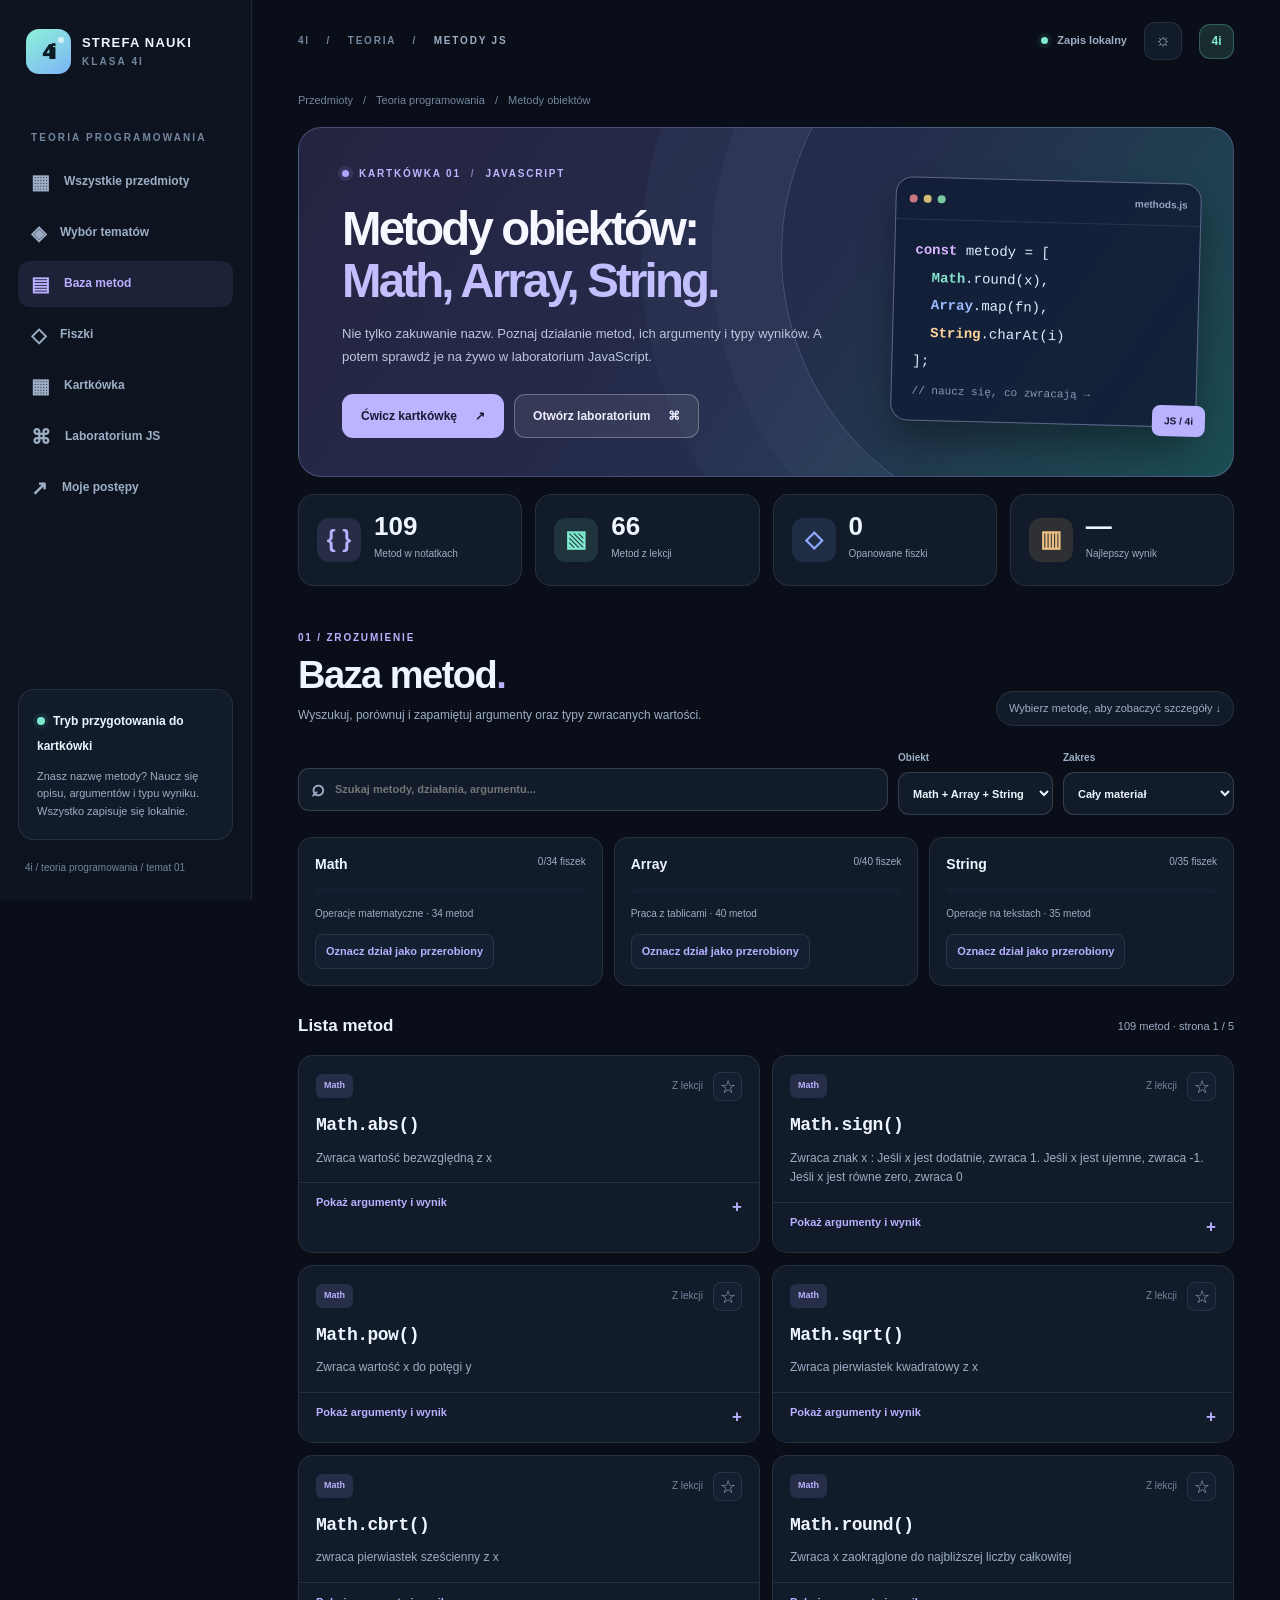
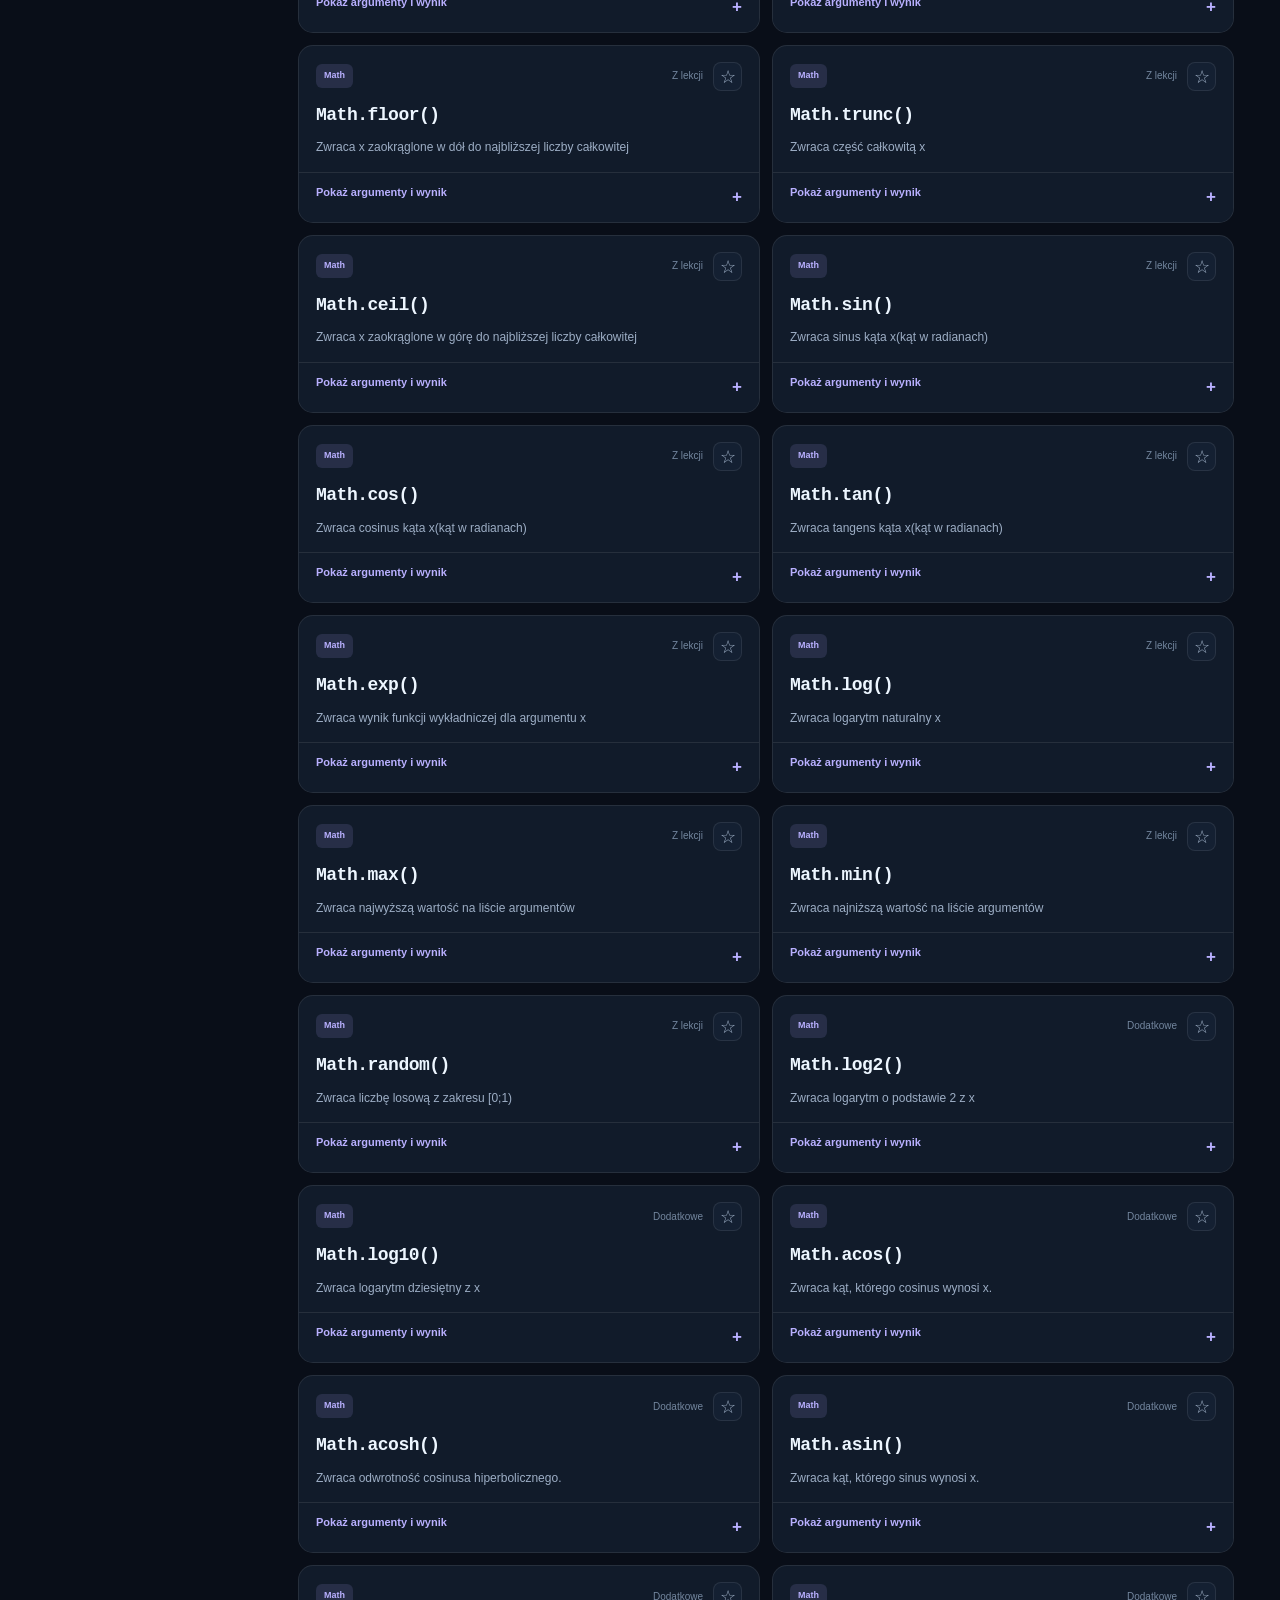
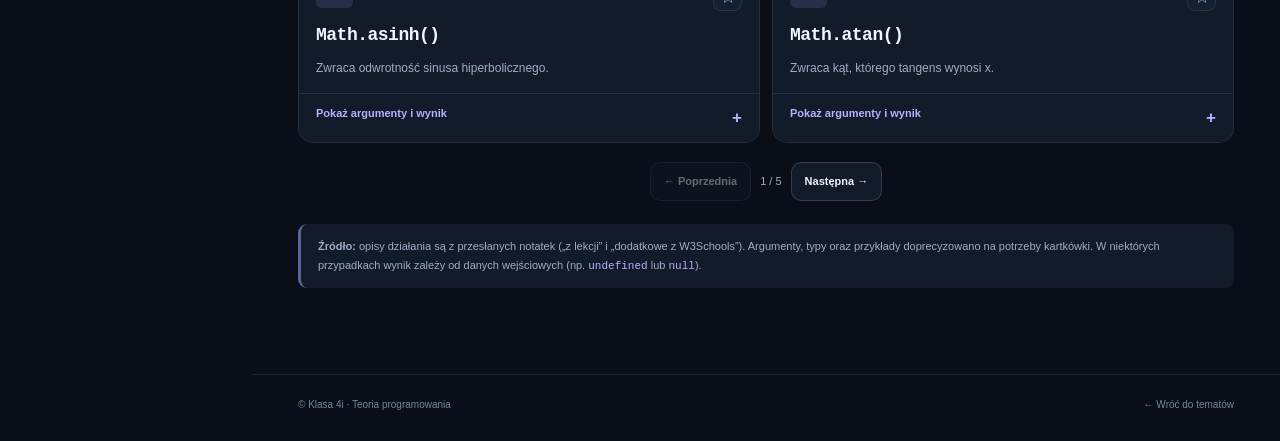
<file: subjects/teoria-programowania/tematy/metody-math-array-string/index.html>
<!doctype html>
<html lang="pl" data-theme="dark">
<head>
  <meta charset="utf-8">
  <meta name="viewport" content="width=device-width, initial-scale=1, viewport-fit=cover">
  <meta name="theme-color" content="#0d1120">
  <meta name="description" content="Klasa 4i — Teoria programowania. Metody Math, Array i String: 109 metod, fiszki i kartkówka w formie tabeli.">
  <title>Metody Math, Array, String — Teoria programowania | Klasa 4i</title>
  <link rel="icon" href="../../../../assets/icon.svg" type="image/svg+xml">
  <link rel="stylesheet" href="../../../../css/portal.css">
  <link rel="stylesheet" href="css/methods.css">
  <link rel="stylesheet" href="css/lab.css">
  <script src="js/methods.js" defer></script>
  <script src="js/app.js" defer></script>
  <script src="js/lab.js" defer></script>
</head>
<body>
  <a class="skip-link" href="#content">Przejdź do nauki</a>
  <div class="shell">
    <aside class="sidebar" aria-label="Nawigacja">
      <a class="identity" href="../../../../index.html"><span class="identity-logo">4<span>i</span><span class="logo-spot"></span></span><span class="identity-name">STREFA NAUKI<small>KLASA 4I</small></span></a>
      <div class="nav-label">TEORIA PROGRAMOWANIA</div>
      <nav class="menu" aria-label="Menu przedmiotu">
        <a class="menu-link" href="../../../../index.html"><span aria-hidden="true">▦</span> Wszystkie przedmioty</a>
        <a class="menu-link" href="../../index.html"><span aria-hidden="true">◈</span> Wybór tematów</a>
        <button type="button" data-view="library" class="menu-link active" aria-current="page"><span aria-hidden="true">▤</span> Baza metod</button>
        <button type="button" data-view="flashcards" class="menu-link"><span aria-hidden="true">◇</span> Fiszki</button>
        <button type="button" data-view="quiz" class="menu-link"><span aria-hidden="true">▦</span> Kartkówka</button>
        <button type="button" data-view="lab" class="menu-link"><span aria-hidden="true">⌘</span> Laboratorium JS</button>
        <button type="button" data-view="progress" class="menu-link"><span aria-hidden="true">↗</span> Moje postępy</button>
      </nav>
      <div class="sidebar-bottom"><div class="sidebar-note"><span class="status-dot"></span><strong>Tryb przygotowania do kartkówki</strong><p>Znasz nazwę metody? Naucz się opisu, argumentów i typu wyniku. Wszystko zapisuje się lokalnie.</p></div><span class="sidebar-copy">4i / teoria programowania / temat 01</span></div>
    </aside>
    <div class="main-col">
      <header class="topbar"><div class="top-path"><a href="../../../../index.html">4I</a> <span>/</span> <a href="../../index.html">TEORIA</a> <span>/</span> <strong>METODY JS</strong></div><div class="top-controls"><span class="live-indicator"><span></span> Zapis lokalny</span><button id="themeToggle" class="icon-button" type="button" title="Zmień motyw" aria-label="Zmień motyw">☼</button><div class="top-avatar">4i</div></div></header>
      <main id="content" class="container methods-container">
        <div class="crumb"><a href="../../../../index.html">Przedmioty</a> <span>/</span> <a href="../../index.html">Teoria programowania</a> <span>/</span> Metody obiektów</div>
        <section class="methods-hero" aria-labelledby="heroTitle">
          <div class="hero-text"><div class="hero-kicker"><span class="pulse"></span> KARTKÓWKA 01 <i>/</i> JAVASCRIPT</div><h1 id="heroTitle">Metody obiektów:<br><span>Math, Array, String.</span></h1><p>Nie tylko zakuwanie nazw. Poznaj działanie metod, ich argumenty i typy wyników. A potem sprawdź je na żywo w laboratorium JavaScript.</p><div class="hero-actions"><button class="action primary" type="button" data-view="quiz">Ćwicz kartkówkę <span aria-hidden="true">↗</span></button><button class="action secondary" type="button" data-view="lab">Otwórz laboratorium <span aria-hidden="true">⌘</span></button></div></div>
          <div class="code-display" aria-hidden="true"><div class="code-title"><span></span><span></span><span></span><strong>methods.js</strong></div><div class="code-body"><div><b class="c-purple">const</b> metody = [</div><div class="indent"><b class="c-mint">Math</b>.round(x),</div><div class="indent"><b class="c-blue">Array</b>.map(fn),</div><div class="indent"><b class="c-yellow">String</b>.charAt(i)</div><div>];</div><div class="code-comment">// naucz się, co zwracają →</div></div><span class="code-badge">JS / 4i</span></div>
        </section>
        <section class="method-stats" aria-label="Podsumowanie tematu"><div><span class="stat-icon purple">{ }</span><strong id="allCount">109</strong><small>Metod w notatkach</small></div><div><span class="stat-icon mint">▧</span><strong id="lessonCount">66</strong><small>Metod z lekcji</small></div><div><span class="stat-icon blue">◇</span><strong id="knownCount">0</strong><small>Opanowane fiszki</small></div><div><span class="stat-icon gold">▥</span><strong id="quizBest">—</strong><small>Najlepszy wynik</small></div></section>
        <div class="mobile-tabs" role="navigation" aria-label="Wybierz tryb nauki"><button data-view="library" class="active" type="button">Baza</button><button data-view="flashcards" type="button">Fiszki</button><button data-view="quiz" type="button">Kartkówka</button><button data-view="lab" type="button">Lab JS</button><button data-view="progress" type="button">Postępy</button></div>
        <section class="view" id="view-library" aria-labelledby="libraryTitle"><div class="section-heading"><div><div class="small-kicker">01 / ZROZUMIENIE</div><h2 id="libraryTitle">Baza metod<span class="dot">.</span></h2><p>Wyszukuj, porównuj i zapamiętuj argumenty oraz typy zwracanych wartości.</p></div><div class="guide-pill">Wybierz metodę, aby zobaczyć szczegóły ↓</div></div>
          <div class="filters"><label class="search-field"><span aria-hidden="true">⌕</span><input id="methodSearch" type="search" placeholder="Szukaj metody, działania, argumentu..." autocomplete="off" aria-label="Wyszukaj metodę"></label><label><span>Obiekt</span><select id="methodGroup"><option value="all">Math + Array + String</option><option>Math</option><option>Array</option><option>String</option></select></label><label><span>Zakres</span><select id="methodSource"><option value="all">Cały materiał</option><option value="lekcja">Tylko z lekcji</option><option value="dodatkowe">Dodatkowe (W3Schools)</option><option value="favorites">Moje zakładki ☆</option></select></label></div>
          <div class="study-modules" id="moduleCards" aria-label="Postępy w działach"></div>
          <div class="list-heading"><strong id="methodListTitle">Lista metod</strong><span id="methodResults">109 wyników</span></div>
          <div class="methods-grid" id="methodsList" aria-live="polite"></div><p id="noMethods" class="no-results" hidden>Nie ma metod odpowiadających wybranym filtrom.</p><div id="methodPager" class="pager"></div>
          <p class="source-note"><strong>Źródło:</strong> opisy działania są z przesłanych notatek („z lekcji” i „dodatkowe z W3Schools”). Argumenty, typy oraz przykłady doprecyzowano na potrzeby kartkówki. W niektórych przypadkach wynik zależy od danych wejściowych (np. <code>undefined</code> lub <code>null</code>).</p>
        </section>
        <section class="view" id="view-flashcards" hidden aria-labelledby="flashTitle"><div class="section-heading"><div><div class="small-kicker">02 / ZAPAMIĘTYWANIE</div><h2 id="flashTitle">Fiszki<span class="dot">.</span></h2><p>Najpierw odpowiedz w myślach, potem odwróć kartę. Zaznacz, co już umiesz.</p></div></div>
          <div class="filters flash-filters"><label><span>Obiekt</span><select id="flashGroup"><option value="all">Wszystkie obiekty</option><option>Math</option><option>Array</option><option>String</option></select></label><label><span>Zakres</span><select id="flashSource"><option value="lekcja">Z lekcji</option><option value="all">Wszystkie</option><option value="dodatkowe">Dodatkowe</option><option value="hard">Tylko do powtórki</option></select></label><button class="btn-quiet" id="shuffleCards" type="button">⤨ Losuj kolejność</button></div>
          <div class="flash-progress"><span id="flashPosition">1 / 66</span><span id="flashMastered">0 zapamiętanych</span></div><div class="thin-meter"><span id="flashMeter"></span></div>
          <div id="flashcard" class="flashcard" role="group" aria-label="Aktualna fiszka"><div class="flash-top"><span id="flashTag">MATH · Z LEKCJI</span><span>4i / fiszki</span></div><div id="flashFront" class="flash-content"><span class="flash-hint">Co robi ta metoda? Jakie ma argumenty i co zwraca?</span><h3 id="flashMethod">Math.abs()</h3><p>Spróbuj samodzielnie odpowiedzieć.</p></div><div id="flashBack" class="flash-back" hidden></div><button id="revealCard" class="flash-flip" type="button">Odkryj odpowiedź <span aria-hidden="true">↻</span></button></div>
          <div class="flash-buttons"><button class="btn-quiet" id="prevCard" type="button">← Poprzednia</button><button class="btn-review" id="againCard" type="button">↺ Powtórzę</button><button class="btn-known" id="knowCard" type="button">✓ Umiem</button><button class="btn-quiet" id="nextCard" type="button">Następna →</button></div><p class="keyboard-tip">Skróty klawiszowe: <kbd>Spacja</kbd> odkryj, <kbd>←</kbd> / <kbd>→</kbd> przejdź między fiszkami (gdy nie piszesz w polu).</p>
        </section>
        <section class="view" id="view-quiz" hidden aria-labelledby="quizTitle"><div class="section-heading"><div><div class="small-kicker">03 / SYMULACJA KARTKÓWKI</div><h2 id="quizTitle">Uzupełnij tabelkę<span class="dot">.</span></h2><p>Dostajesz nazwę metody i samodzielnie wpisujesz trzy odpowiedzi — tak jak na kartkówce.</p></div></div>
          <div class="format-example"><span>PRZYKŁADOWY WIERSZ</span><div class="sample-scroll"><table><thead><tr><th>Metoda</th><th>Co robi?</th><th>Co wstawiamy? (argument i typ)</th><th>Co zwróci? (typ)</th></tr></thead><tbody><tr><td><code>charAt()</code></td><td>Zwraca znak pod wskazanym indeksem</td><td>indeks znaku / Number (int)</td><td>znak / String</td></tr></tbody></table></div></div>
          <div class="quiz-setup" id="quizSetup"><div class="quiz-setup-heading"><div><h3>Ustaw kartkówkę</h3><p>Najpierw polecam ćwiczyć metody z lekcji — dodatki możesz dołożyć później.</p></div><span class="quiz-setup-icon">▦</span></div><div class="setup-controls"><label><span>Obiekt</span><select id="quizGroup"><option value="all">Math + Array + String</option><option>Math</option><option>Array</option><option>String</option></select></label><label><span>Zakres</span><select id="quizSource"><option value="lekcja">Metody z lekcji</option><option value="all">Wszystkie metody</option><option value="dodatkowe">Tylko dodatkowe</option><option value="hard">Wymagające powtórki</option></select></label><label><span>Liczba metod</span><select id="quizSize"><option value="5">5 metod</option><option value="10" selected>10 metod</option><option value="15">15 metod</option><option value="20">20 metod</option><option value="all">Wszystkie z zakresu</option></select></label></div><div class="setup-bottom"><label class="checkbox"><input type="checkbox" id="quizTimer"> 10 minut na odpowiedzi (opcjonalnie)</label><button id="startQuiz" class="action primary" type="button">Rozpocznij kartkówkę <span aria-hidden="true">↗</span></button></div><p id="quizSetupHint" class="tip"></p></div>
          <div id="quizActive" hidden><div class="quiz-toolbar"><div><span class="small-kicker">TWOJA KARTKÓWKA</span><h3 id="quizHeading">10 losowych metod</h3></div><div class="quiz-clock" id="quizClock" hidden>10:00</div><button id="newQuiz" class="btn-quiet" type="button">↻ Nowa kartkówka</button></div><p class="quiz-instructions" id="quizInstructions">Wpisz własne odpowiedzi. Po kliknięciu „Sprawdź” porównasz je ze wzorem i sam ocenisz każdy wiersz.</p><div class="table-wrap"><table class="quiz-table"><thead><tr><th>Metoda</th><th>Co robi?</th><th>Co wstawiamy? (argument i typ)</th><th>Co zwróci? (typ)</th></tr></thead><tbody id="quizBody"></tbody></table></div><div class="quiz-footer"><span id="quizSaved">Odpowiedzi zapisują się automatycznie.</span><button id="checkQuiz" class="action primary" type="button">Sprawdź odpowiedzi →</button><button id="saveQuiz" class="action primary" type="button" hidden>Zapisz wynik kartkówki →</button></div><div id="quizResult" class="quiz-result" hidden aria-live="polite"></div></div>
          <p class="source-note">Ocena opisów jest <strong>samodzielna</strong>: porównujesz tekst ze wzorem i zaznaczasz „Zaliczam” lub „Do powtórki”. Nie tracisz punktów za poprawne odpowiedzi sformułowane innymi słowami. Każdy wiersz to jeden punkt.</p>
        </section>
        <section class="view" id="view-lab" hidden aria-labelledby="labTitle">
          <div class="section-heading lab-heading"><div><div class="small-kicker">04 / PRAKTYKA Z JAVASCRIPT</div><h2 id="labTitle">Laboratorium metod<span class="dot">.</span></h2><p>Uruchamiaj kod bez F12. Zmieniaj argumenty, porównuj wyniki i sprawdzaj typy wartości.</p></div><span class="lab-ready-pill"><span></span> Wykonanie w odizolowanym środowisku</span></div>
          <div class="lab-overview"><div><strong>109</strong><span>metod do przetestowania</span></div><div><strong>3</strong><span>obiekty JS</span></div><div><strong id="labPracticeCount">0</strong><span>różnych metod wypróbowanych</span></div></div>
          <div class="lab-layout">
            <section class="lab-panel lab-method-panel" aria-label="Wybór metody i opis">
              <div class="lab-panel-label"><span>01 / WYBIERZ</span><span class="lab-mark">DOKUMENTACJA</span></div>
              <h3>Jaką metodę testujemy?</h3>
              <div class="lab-pickers"><label>Obiekt<select id="labGroup"><option value="Math">Math</option><option value="Array">Array</option><option value="String">String</option></select></label><label>Zakres<select id="labSource"><option value="all">Z lekcji + dodatkowe</option><option value="lekcja">Tylko z lekcji</option><option value="dodatkowe">Dodatkowe</option></select></label></div>
              <label class="lab-method-select-label" for="labMethod">Metoda<select id="labMethod"></select></label>
              <div class="lab-method-detail" aria-live="polite"><div class="lab-method-title"><code id="labMethodName">Math.abs()</code><span id="labMethodBadge">Z lekcji</span></div><p id="labDescription"></p><dl><div><dt>Argumenty i ich typy</dt><dd id="labArguments"></dd></div><div><dt>Co zwraca?</dt><dd id="labReturnType"></dd></div></dl></div>
              <button id="labLoadExample" class="btn-quiet lab-load-button" type="button">↙ Wstaw przykład wybranej metody</button>
              <p class="lab-context-note">Wskazówka: edytuj liczby i napisy w przykładzie. Zobaczysz, jak zmienia się wynik, a przy metodach tablicowych także sama tablica.</p>
            </section>
            <section class="lab-panel lab-editor-panel" aria-label="Edytor kodu i wynik">
              <div class="lab-panel-label"><span>02 / EKSPERYMENTUJ</span><span class="lab-mark">JAVASCRIPT</span></div>
              <div class="lab-editor-header"><div><h3>Twój kod</h3><p>Możesz pisać zwykły JavaScript — np. <code>Math.sqrt(25)</code> albo <code>console.log([1,2].map(x => x * 2))</code>.</p></div><span class="lab-autosave" id="labSaveStatus" role="status">Zapis lokalny</span></div>
              <label class="sr-only" for="labCode">Kod JavaScript</label>
              <div class="lab-code-wrap"><div class="lab-code-top"><span class="lab-code-dots"><i></i><i></i><i></i></span><span>skrypt.js</span><span class="lab-language">JS</span></div><textarea id="labCode" spellcheck="false" autocomplete="off" autocapitalize="off" autocorrect="off" aria-describedby="labKeyboardTip" rows="11">Math.sqrt(25)</textarea></div>
              <div class="lab-actions"><button class="action primary" id="labRun" type="button">▶ Uruchom kod</button><button class="btn-quiet" id="labReset" type="button">↺ Przywróć przykład</button><button class="btn-quiet" id="labCopy" type="button">⧉ Kopiuj</button></div>
              <p class="lab-keyboard-tip" id="labKeyboardTip">Skrót: <kbd>Ctrl</kbd> / <kbd>⌘</kbd> + <kbd>Enter</kbd> uruchamia kod. Pole obsługuje <kbd>Tab</kbd> do wcięć. Kod zapisuje się automatycznie na tym urządzeniu.</p>
              <div class="lab-console" aria-label="Wynik uruchomienia kodu"><div class="lab-console-top"><div><span class="lab-terminal-icon">›_</span><strong>Wynik programu</strong><span class="lab-run-status" id="labRunStatus">Gotowe do uruchomienia</span></div><button id="labClear" class="lab-clear" type="button">Wyczyść</button></div><div class="lab-output" id="labOutput" role="log" aria-live="polite"><p class="lab-output-empty">Naciśnij „Uruchom kod”, aby zobaczyć wynik tutaj.</p></div></div>
            </section>
          </div>
          <div class="lab-challenges-heading"><div class="small-kicker">03 / ZADANIA NA ROZGRZEWKĘ</div><h3>Sprawdź różnice w praktyce</h3><p>Każde ćwiczenie wstawia kod do edytora. Uruchom go, a następnie spróbuj zmienić wartości.</p></div>
          <div class="lab-challenges"><button type="button" data-lab-preset="round" class="lab-challenge"><span class="lab-challenge-number">01 / MATH</span><strong>Trzy sposoby zaokrąglania ↗</strong><span>Porównaj <code>round()</code>, <code>floor()</code> i <code>ceil()</code>.</span><em>Załaduj ćwiczenie →</em></button><button type="button" data-lab-preset="arrays" class="lab-challenge"><span class="lab-challenge-number">02 / ARRAY</span><strong>Zmiana tablicy czy nowa tablica? ↗</strong><span>Przetestuj <code>push()</code> i <code>map()</code>.</span><em>Załaduj ćwiczenie →</em></button><button type="button" data-lab-preset="strings" class="lab-challenge"><span class="lab-challenge-number">03 / STRING</span><strong>Indeksy i fragmenty tekstu ↗</strong><span>Porównaj <code>charAt()</code>, <code>slice()</code> i <code>includes()</code>.</span><em>Załaduj ćwiczenie →</em></button></div>
          <p class="source-note"><strong>Ważne:</strong> przykłady bazują na metodach z Twoich notatek, a kod ćwiczeń został przygotowany dodatkowo. Kod działa w osobnym wątku przeglądarki (Web Worker), bez dostępu do strony. Limit czasu pojedynczego uruchomienia wynosi 3 sekundy. Nie uruchamiaj kodu skopiowanego z nieznanych źródeł.</p>
        </section>
        <section class="view" id="view-progress" hidden aria-labelledby="progressTitle"><div class="section-heading"><div><div class="small-kicker">05 / TWOJA NAUKA</div><h2 id="progressTitle">Moje postępy<span class="dot">.</span></h2><p>Statystyki są zapisywane na tym urządzeniu. Nie potrzebujesz konta.</p></div></div>
          <div class="progress-summary" id="progressSummary"></div><div class="progress-layout"><section class="progress-panel"><h3>Opanowanie działów</h3><p>Oznaczaj działy jako przerobione z poziomu bazy metod.</p><div id="groupProgress"></div></section><section class="progress-panel"><h3>Ostatnie kartkówki</h3><div id="historyList"></div></section></div><div class="progress-panel backup"><div><h3>Twoje dane</h3><p>Możesz przenieść postępy na inny komputer: wyeksportuj JSON, a potem zaimportuj go na drugim urządzeniu.</p></div><div class="backup-buttons"><button class="btn-quiet" type="button" id="exportState">↓ Eksportuj postępy</button><label class="btn-quiet upload-label">↑ Importuj plik<input id="importState" type="file" accept="application/json,.json" hidden></label></div></div><p id="backupMessage" role="status" class="tip"></p>
        </section>
      </main>
      <footer class="footer"><span>© Klasa 4i · Teoria programowania</span><a href="../../index.html">← Wróć do tematów</a></footer>
    </div>
  </div>
  <noscript><p class="noscript-note">Aby korzystać z fiszek i kartkówki, włącz JavaScript w przeglądarce.</p></noscript>
</body>
</html>
</file>
<file: css/portal.css>
:root{color-scheme:dark;--bg:#090e18;--sidebar:#0d1420;--panel:#111b2a;--panel2:#142032;--border:#ffffff16;--strong-border:#ffffff27;--text:#edf6ff;--muted:#9daec5;--quiet:#73869e;--mint:#7ee9cd;--blue:#91a9ff;--ink:#091c1a;--shadow:0 24px 60px #00000028}
[data-theme=light]{color-scheme:light;--bg:#f4f8fc;--sidebar:#fff;--panel:#fff;--panel2:#f4f7fc;--border:#1d3e561a;--strong-border:#1d3e5633;--text:#19283c;--muted:#64758a;--quiet:#7b8da0;--mint:#087e68;--blue:#556ccb;--ink:#fff;--shadow:0 20px 55px #35577918}
*{box-sizing:border-box}html{scroll-behavior:smooth}body{margin:0;font-family:Inter,ui-sans-serif,-apple-system,BlinkMacSystemFont,"Segoe UI",sans-serif;background:var(--bg);color:var(--text);line-height:1.55}a{color:inherit;text-decoration:none}button,input{font:inherit}button{cursor:pointer}button:focus-visible,a:focus-visible,input:focus-visible{outline:3px solid var(--mint);outline-offset:3px}::selection{background:#63dbb26b}.sr-only{position:absolute;width:1px;height:1px;margin:-1px;padding:0;overflow:hidden;clip:rect(0 0 0 0);white-space:nowrap;border:0}.skip-link{position:absolute;left:10px;top:-100px;z-index:200;background:var(--mint);color:var(--ink);padding:10px;border-radius:9px}.skip-link:focus{top:10px}
.shell{min-height:100vh}.sidebar{position:fixed;z-index:20;left:0;top:0;bottom:0;width:252px;display:flex;flex-direction:column;padding:29px 18px 25px;background:var(--sidebar);border-right:1px solid var(--border)}.identity{display:flex;gap:11px;align-items:center;padding:0 8px 30px}.identity-logo{height:45px;width:45px;background:linear-gradient(145deg,#8df2d8,#7db3f7);display:flex;align-items:center;justify-content:center;white-space:nowrap;line-height:1;position:relative;border-radius:13px;color:#0a1d25;font-size:21px;font-weight:950;letter-spacing:-1.7px;flex-shrink:0}.identity-logo>span:first-child{font-size:20px;margin-left:-2px}.logo-spot{position:absolute;width:6px;height:6px;border-radius:50%;right:7px;top:8px;background:#ffffffad}.identity-name{font-size:13px;font-weight:900;line-height:1.2;letter-spacing:1.2px}.identity-name small{display:block;margin-top:6px;font-size:10px;font-weight:780;color:var(--quiet);letter-spacing:2.1px}.nav-label,.section-eyebrow{color:var(--quiet);font-size:10px;font-weight:850;letter-spacing:2.1px}.nav-label{margin:26px 13px 13px}.menu{display:grid;gap:5px}.menu-link{display:flex;gap:14px;align-items:center;padding:13px;border-radius:12px;font-size:12px;font-weight:750;color:var(--muted);transition:background .15s,color .15s}.menu-link>span:first-child{font-size:20px;line-height:1}.menu-link:hover{background:var(--panel2);color:var(--text)}.menu-link.active{background:#74e5cb1a;color:var(--mint)}.menu-count{margin-left:auto;font-size:11px;border:1px solid var(--border);border-radius:99px;min-width:23px;text-align:center}.sidebar-bottom{margin-top:auto}.sidebar-note{border-radius:16px;border:1px solid var(--border);padding:18px;background:var(--panel)}.status-dot{width:8px;height:8px;border-radius:50%;background:var(--mint);display:inline-block;margin-right:8px;box-shadow:0 0 0 4px #65e2bf15}.sidebar-note strong{font-size:12px}.sidebar-note p{font-size:11px;line-height:1.6;color:var(--muted);margin:10px 0 0}.sidebar-copy{display:block;font-size:10px;color:var(--quiet);padding:20px 7px 0}.main-col{margin-left:252px;min-height:100vh;display:flex;flex-direction:column}.topbar{height:82px;display:flex;align-items:center;justify-content:space-between;gap:16px;padding:0 46px;max-width:1670px;width:100%;margin:0 auto}.top-path{font-size:10px;letter-spacing:1.8px;color:var(--quiet);font-weight:800}.top-path span{padding:0 12px;color:var(--quiet)}.top-path strong{color:var(--muted)}.top-controls{display:flex;align-items:center;gap:17px}.live-indicator{display:flex;align-items:center;gap:9px;font-size:11px;color:var(--muted);font-weight:650}.live-indicator>span{width:7px;height:7px;background:var(--mint);border-radius:100%;box-shadow:0 0 0 4px #65e2bf14}.icon-button{height:38px;width:38px;border:1px solid var(--border);border-radius:11px;background:var(--panel);color:var(--muted);font-size:18px}.icon-button:hover{color:var(--text);border-color:var(--strong-border)}.top-avatar{height:35px;width:35px;border-radius:11px;display:grid;place-items:center;background:#79e5c326;border:1px solid #79e5c344;color:var(--mint);font-size:12px;font-weight:900}.container{width:100%;max-width:1670px;padding:10px 46px 75px;margin:0 auto;flex:1}.welcome{min-height:352px;position:relative;overflow:hidden;display:grid;grid-template-columns:1.2fr .85fr;gap:12px;border:1px solid #b0c5e324;border-radius:25px;background:linear-gradient(115deg,#142736 0%,#17283e 54%,#292d54 100%);box-shadow:0 15px 45px #00000010}.welcome:before{content:'';position:absolute;inset:0;pointer-events:none;background:radial-gradient(ellipse at 76% 70%,#88a7f123,transparent 47%)}.welcome-copy{position:relative;z-index:2;padding:45px 48px 43px}.eyebrow{color:#9df6de;font-size:10px;font-weight:850;letter-spacing:2.3px;display:flex;gap:9px;align-items:center}.eyebrow-dash{height:6px;width:6px;border-radius:50%;background:#98f4dc}.eyebrow-version{color:#a0aec9a8}.welcome h1{font-size:clamp(42px,5vw,68px);line-height:1.06;letter-spacing:-3.6px;margin:18px 0 16px;font-weight:900;color:#f4faff}.welcome h1>span:first-child{color:#9df2d9}.wave{color:#95b1fc;font-size:.5em;vertical-align:top;display:inline-block;transform:rotate(-14deg);margin-left:1px}.welcome p{font-size:14px;color:#b7c8da;max-width:455px;line-height:1.8;margin:0 0 27px}.primary-link{padding:13px 18px;display:inline-flex;gap:18px;align-items:center;border-radius:11px;background:#8cebd3;color:#092521;font-size:12px;font-weight:850;transition:transform .15s,background .15s}.primary-link:hover{transform:translateY(-2px);background:#b1f8e4}.primary-link span{font-size:18px}.welcome-art{position:relative;min-height:280px}.art-orbit{position:absolute;border:1px solid #c9e0ff2d;border-radius:50%;left:50%;top:50%;transform:translate(-50%,-50%) rotate(-18deg)}.orbit-one{width:385px;height:385px}.orbit-two{width:275px;height:275px}.art-tile{position:absolute;display:grid;place-items:center;border:1px solid #d8e2ff38;box-shadow:0 26px 50px #06122052;backdrop-filter:blur(12px);font-weight:900}.tile-mid{width:181px;height:181px;left:40%;top:18%;border-radius:38px;transform:rotate(-12deg);background:linear-gradient(135deg,#1a5b62bb,#393c77dd);font-size:73px;letter-spacing:-12px;color:#adffdf}.tile-mid span{color:#adc5fe}.tile-top{height:73px;width:90px;right:15%;top:12%;background:#28415ec9;border-radius:22px;transform:rotate(13deg);color:#9abafa;font-size:25px}.tile-bottom{height:86px;width:111px;left:15%;bottom:17%;background:#25365dcf;border-radius:22px;transform:rotate(18deg);color:#abf6df;font-size:27px}.art-spark{position:absolute;color:#a8fbdc}.spark-one{right:13%;bottom:21%;font-size:32px}.spark-two{left:12%;top:15%;font-size:22px;color:#b1c2ff}.overview{display:grid;grid-template-columns:repeat(3,minmax(0,1fr));gap:14px;margin-top:19px}.overview-card{display:flex;gap:17px;align-items:center;min-height:100px;background:var(--panel);border:1px solid var(--border);border-radius:17px;padding:18px 22px}.overview-icon{height:46px;width:46px;display:grid;place-items:center;font-size:25px;font-weight:750;border-radius:12px;flex-shrink:0}.icon-1{color:var(--mint);background:#66e3c41b}.icon-2{color:var(--blue);background:#8b9ffe1a}.icon-3{color:#e8b9ff;background:#c79afe19}.overview-card strong{display:block;font-size:27px;font-weight:900;line-height:1.1;letter-spacing:-1px}.overview-card small{display:block;color:var(--muted);font-size:11px;margin-top:7px}.subjects-section{padding-top:54px;scroll-margin-top:22px}.section-top{display:flex;gap:20px;align-items:flex-end;justify-content:space-between;margin-bottom:24px}.section-eyebrow{color:var(--mint)}.section-top h2,.help h2{font-size:clamp(27px,2.7vw,35px);font-weight:880;line-height:1.2;letter-spacing:-1.4px;margin:9px 0 8px}.heading-dot{color:var(--mint)}.section-top p{color:var(--muted);margin:0;font-size:13px}.section-tools{display:flex;align-items:center;gap:11px}.search-box{display:flex;align-items:center;gap:8px;border:1px solid var(--border);background:var(--panel);border-radius:12px;padding:0 13px;height:43px;min-width:242px}.search-box:focus-within{border-color:var(--mint)}.search-box>span:not(.sr-only){font-size:24px;color:var(--muted);line-height:1}.search-box input{width:100%;background:transparent;border:0;outline:0;color:var(--text);font-size:12px}.search-box input:focus-visible{outline:0}.search-box input::placeholder{color:var(--quiet)}.count-pill{white-space:nowrap;font-size:11px;font-weight:780;color:var(--muted);padding:10px 13px;background:var(--panel);border:1px solid var(--border);border-radius:99px}.subjects-grid{display:grid;grid-template-columns:repeat(2,minmax(0,1fr));gap:17px}.subject-card{border:1px solid var(--strong-border);background:var(--panel);padding:27px;min-height:350px;border-radius:21px;display:flex;flex-direction:column;transition:transform .18s,border-color .18s,box-shadow .18s;position:relative;overflow:hidden}.subject-card:before{content:'';position:absolute;height:110px;width:110px;right:-38px;top:-45px;border:1px solid #69ead62d;border-radius:50%;pointer-events:none}.subject-card:hover{transform:translateY(-3px);border-color:var(--mint);box-shadow:var(--shadow)}.subject-head{display:flex;align-items:center;gap:11px}.subject-icon{height:51px;width:53px;display:grid;place-items:center;border-radius:15px;background:linear-gradient(135deg,#72eed4,#a5b9ff);font-size:20px;font-weight:950;color:#0d2230;letter-spacing:-2px}.subject-type{font-size:10px;color:var(--muted);font-weight:800;letter-spacing:.3px}.subject-arrow{margin-left:auto;width:30px;height:30px;display:grid;place-items:center;border:1px solid var(--strong-border);border-radius:10px;font-size:17px;color:var(--muted);transition:background .15s}.subject-card:hover .subject-arrow{color:var(--ink);background:var(--mint)}.subject-card h3{font-size:23px;letter-spacing:-.8px;line-height:1.25;margin:20px 0 8px}.subject-desc{font-size:12px;line-height:1.7;max-width:520px;color:var(--muted);margin:0 0 18px}.subject-tags{display:flex;flex-wrap:wrap;gap:7px}.subject-tags span{padding:5px 9px;border:1px solid var(--border);border-radius:6px;color:var(--muted);font-size:10px;font-weight:730;background:var(--panel2)}.subject-break{height:1px;background:var(--border);margin:auto 0 16px;margin-top:28px}.subject-progress{display:flex;align-items:center;justify-content:space-between;font-size:11px;color:var(--muted)}.subject-progress strong{color:var(--text);font-size:13px}.subject-meter{height:6px;background:var(--panel2);border-radius:8px;overflow:hidden;margin:12px 0}.subject-meter span{display:block;height:100%;background:linear-gradient(90deg,var(--mint),var(--blue));border-radius:8px}.subject-foot{display:flex;justify-content:space-between;align-items:center;gap:8px;color:var(--quiet);font-size:10px}.subject-open{color:var(--mint);font-size:11px;font-weight:850;white-space:nowrap}.subject-open span{font-size:15px}.coming-card{border:1px dashed var(--strong-border);background:linear-gradient(115deg,var(--panel),var(--bg));padding:27px;min-height:350px;border-radius:21px;display:flex;align-items:flex-start;flex-direction:column}.coming-plus{height:52px;width:52px;border-radius:15px;display:grid;place-items:center;background:var(--panel2);border:1px dashed var(--strong-border);font-size:29px;color:var(--quiet);font-weight:200}.coming-pill{font-size:9px;letter-spacing:1.7px;color:var(--quiet);font-weight:850;margin-top:22px}.coming-card h3{font-size:21px;letter-spacing:-.7px;margin:9px 0 7px}.coming-card p{color:var(--muted);font-size:12px;line-height:1.8;max-width:310px;margin:0}.coming-bottom{font-size:11px;color:var(--quiet);font-weight:750;margin-top:auto;display:flex;gap:13px;align-items:center}.coming-dashes{letter-spacing:2px;color:var(--mint)}.empty-search{border-radius:15px;padding:25px;border:1px solid var(--border);color:var(--muted);font-size:13px}.help{border:1px solid var(--border);border-radius:19px;display:grid;grid-template-columns:1.25fr .85fr;gap:20px;margin-top:42px;padding:30px;background:var(--panel)}.help h2{font-size:23px;margin-top:8px}.help h2 span{color:var(--mint)}.help p{font-size:12px;color:var(--muted);max-width:550px;margin:8px 0 0;line-height:1.85}.help-steps{display:grid;align-content:center;gap:13px}.help-steps>div{display:flex;align-items:center;gap:14px;font-size:12px;font-weight:700}.help-steps b{height:29px;width:34px;border-radius:7px;background:#7defd21b;display:grid;place-items:center;color:var(--mint);font-size:11px}.footer{max-width:1670px;width:100%;margin:0 auto;padding:22px 46px 28px;border-top:1px solid var(--border);color:var(--quiet);font-size:10px;display:flex;justify-content:space-between;gap:15px}
@media(max-width:1150px){.sidebar{width:214px}.main-col{margin-left:214px}.container{padding-left:28px;padding-right:28px}.topbar,.footer{padding-left:28px;padding-right:28px}.welcome-copy{padding:40px 35px}.welcome-art{transform:scale(.9);transform-origin:center}.subject-card,.coming-card{padding:22px}.subject-foot{flex-wrap:wrap}}
@media(max-width:820px){.sidebar{position:static;width:auto;height:auto;padding:14px 23px;border-right:0;border-bottom:1px solid var(--border)}.identity{padding:0}.identity-logo{height:40px;width:40px}.nav-label,.menu,.sidebar-bottom{display:none}.main-col{margin-left:0}.topbar{height:60px;padding:0 22px}.container{padding:15px 22px 56px}.welcome{min-height:300px}.welcome-copy{padding:33px}.welcome-art{transform:scale(.77)}.overview-card{padding:13px;min-height:90px}.overview-icon{width:38px;height:38px}.subjects-section{padding-top:39px}.footer{padding:18px 22px}}
@media(max-width:650px){.top-path{font-size:9px}.live-indicator{display:none}.welcome{display:block;min-height:315px}.welcome-copy{padding:35px 25px;max-width:430px}.welcome h1{font-size:51px}.welcome p{font-size:13px;position:relative;z-index:3}.welcome-art{position:absolute;right:-125px;top:15px;height:290px;width:290px;opacity:.24;transform:scale(.7)}.overview{grid-template-columns:repeat(3,minmax(0,1fr));gap:8px;margin-top:11px}.overview-card{display:block;padding:12px;min-height:116px}.overview-icon{width:31px;height:31px;font-size:19px;margin-bottom:8px}.overview-card strong{font-size:22px}.overview-card small{font-size:10px;line-height:1.35}.section-top{display:block}.section-tools{margin-top:21px}.search-box{flex:1;min-width:0}.subjects-grid{grid-template-columns:1fr}.subject-card,.coming-card{min-height:320px}.help{grid-template-columns:1fr;padding:23px}.help-steps{grid-template-columns:1fr;gap:9px}.footer{display:block}.footer span{display:block;margin:6px 0}}
@media(max-width:380px){.container{padding-left:14px;padding-right:14px}.topbar{padding:0 14px}.welcome-copy{padding:28px 20px}.welcome h1{font-size:46px}.overview-card{padding:9px}.count-pill{display:none}}
@media(prefers-reduced-motion:reduce){html{scroll-behavior:auto}*,*::before,*::after{animation-duration:.01ms!important;transition-duration:.01ms!important}}

/* Drugi przedmiot — osobny akcent bez zmian w starym kursie */
.subject-violet .subject-icon{background:linear-gradient(140deg,#bab0ff,#76decc)}
.subject-violet:before{border-color:#a6a2ff36}
.subject-violet:hover{border-color:#aaa6ff}
.subject-violet .subject-open{color:#b9b2ff}
.subject-violet .subject-meter span{background:linear-gradient(90deg,#b9abff,#8be9d4)}


/* Nowy przedmiot: Systemy baz danych */
.subject-blue .subject-icon{background:linear-gradient(140deg,#a5c8ff,#8ce8e0);color:#10243a}
.subject-blue:before{border-color:#8abaff3b}
.subject-blue:hover{border-color:#8dbbff}
.subject-blue .subject-open{color:#a7c8ff}
.subject-blue .subject-meter span{background:linear-gradient(90deg,#83b9ff,#82e4d4)}
</file>
<file: subjects/geografia/css/topics.css>
/* Widok tematów przedmiotu — dziedziczy tokeny kolorów z css/portal.css */
.topbar a{color:inherit}.topbar a:hover{color:var(--mint)}
.topics-container{padding-bottom:62px}
.breadcrumbs{display:flex;gap:10px;align-items:center;min-height:35px;margin:4px 0 9px;color:var(--muted);font-size:11px;font-weight:700}
.breadcrumbs a{color:var(--muted)}.breadcrumbs a:hover{color:var(--mint)}.breadcrumbs>span:last-child{color:var(--text)}
.nav-arrow{margin-left:auto;color:var(--quiet)}
.topics-hero{min-height:329px;display:grid;grid-template-columns:1.25fr .75fr;position:relative;overflow:hidden;background:linear-gradient(118deg,#142937,#172a42 54%,#28284e);border:1px solid #b0c5e324;border-radius:25px;box-shadow:0 15px 45px #00000010}
.topics-hero:after{content:"";inset:0;position:absolute;pointer-events:none;background:radial-gradient(ellipse at 77% 63%,#9cc2ff28,transparent 54%)}
.hero-info{padding:41px 45px 39px;position:relative;z-index:2}
.topic-eyebrow{display:flex;align-items:center;gap:9px;font-size:10px;font-weight:850;letter-spacing:1.9px;color:#99f2da}
.topic-pulse{height:7px;width:7px;flex:none;background:#9df1dc;border-radius:50%}.hero-sep{opacity:.45}
.topics-hero h1{font-size:clamp(33px,4.3vw,60px);line-height:1.09;letter-spacing:-2.8px;margin:19px 0 15px;color:#f6faff;font-weight:900}
.topics-hero h1 em{font-style:normal;color:#9cf0d7}
.topics-hero p{font-size:13px;line-height:1.8;color:#bccbdc;max-width:530px;margin:0 0 25px}
.hero-action{display:inline-flex;align-items:center;justify-content:center;gap:24px;padding:13px 18px;background:#8cebd3;color:#0b2927;border-radius:11px;font-size:12px;font-weight:850;transition:background .18s,transform .18s}
.hero-action:hover{background:#b5fae5;transform:translateY(-2px)}.hero-action span{font-size:17px}
.topic-illustration{position:relative;min-height:290px}.topic-orbit{position:absolute;left:50%;top:50%;transform:translate(-50%,-50%) rotate(-16deg);border:1px solid #d4e3ff31;border-radius:50%}.orbit-a{width:360px;height:360px}.orbit-b{width:260px;height:260px}
.topic-illustration-main{position:absolute;left:26%;top:21%;display:flex;flex-direction:column;align-items:center;justify-content:center;width:204px;height:172px;border-radius:36px;transform:rotate(-9deg);border:1px solid #e3ecff58;background:linear-gradient(140deg,#195e62ce,#313a79da);color:#9cffdd;font-size:52px;letter-spacing:-4px;font-weight:900;box-shadow:0 20px 65px #050d2473}
.topic-illustration-main span{font-size:11px;letter-spacing:1px;color:#d4e3fa;margin-top:1px}.topic-illustration-main b{color:#91b5ff}
.topic-floating{position:absolute;border:1px solid #d7e7ff49;border-radius:17px;display:grid;place-items:center;font-weight:900;color:#b6c9ff;box-shadow:0 16px 35px #03112455;background:#2c4367c2}.topic-floating-top{top:13%;right:14%;width:73px;height:68px;font-size:24px;transform:rotate(15deg)}.topic-floating-bottom{bottom:13%;left:14%;width:88px;height:69px;font-size:21px;color:#a2f2d9;transform:rotate(16deg)}
.topics-summary{display:grid;grid-template-columns:repeat(3,minmax(0,1fr));gap:14px;margin-top:17px}
.summary-cell{display:flex;align-items:center;gap:16px;background:var(--panel);border:1px solid var(--border);border-radius:17px;padding:20px 22px;min-height:98px}.summary-icon{flex:none;display:grid;place-items:center;height:46px;width:46px;color:var(--mint);background:#7deec71d;border-radius:13px;font-size:25px}.summary-cell:nth-child(2) .summary-icon{color:var(--blue);background:#819cfc1b}.summary-cell:nth-child(3) .summary-icon{color:#e6b8ff;background:#c89aff1a}.summary-cell strong{display:block;font-size:27px;letter-spacing:-1px;line-height:1.1}.summary-cell small{display:block;margin-top:6px;color:var(--muted);font-size:11px}
.topic-library{scroll-margin-top:22px;padding-top:47px}
.topic-section-top{display:flex;align-items:flex-end;justify-content:space-between;gap:20px;margin-bottom:23px}.topic-section-top h2{font-size:clamp(28px,3vw,38px);line-height:1.18;letter-spacing:-1.6px;font-weight:900;margin:9px 0 7px}.topic-section-top p{color:var(--muted);font-size:12.5px;line-height:1.7;margin:0}.topics-tools{display:flex;gap:10px;align-items:center}.topic-search{height:43px;min-width:236px;display:flex;align-items:center;gap:8px;padding:0 14px;background:var(--panel);border:1px solid var(--border);border-radius:12px}.topic-search:focus-within{border-color:var(--mint)}.topic-search>span:not(.sr-only){font-size:23px;color:var(--muted)}.topic-search input{border:0;outline:0;color:var(--text);background:none;width:100%;font-size:12px}.topic-search input::placeholder{color:var(--quiet)}.topic-count{font-size:11px;font-weight:760;border:1px solid var(--border);border-radius:100px;padding:10px 14px;color:var(--muted);background:var(--panel);white-space:nowrap}
.topic-grid{display:grid;grid-template-columns:repeat(2,minmax(0,1fr));gap:16px}
.topic-card{position:relative;border:1px solid var(--strong-border);background:var(--panel);padding:28px;border-radius:22px;min-height:418px;display:flex;flex-direction:column;overflow:hidden;transition:transform .18s,border-color .18s,box-shadow .18s}
.topic-card:before{content:"";position:absolute;pointer-events:none;top:-62px;right:-53px;width:160px;height:160px;border:1px solid #7ce8d321;border-radius:50%}
.topic-card:hover{transform:translateY(-3px);box-shadow:var(--shadow);border-color:var(--mint)}.topic-card:focus-visible,.topic-placeholder:focus-visible{outline:3px solid var(--mint);outline-offset:3px}
.topic-card-top{display:flex;gap:10px;align-items:center}.topic-index{width:49px;height:49px;display:grid;place-items:center;border-radius:14px;background:linear-gradient(140deg,#7cf0d1,#a4b9ff);color:#0c2530;font-weight:900;font-size:19px;letter-spacing:-1px}.topic-label{font-size:10px;font-weight:850;color:var(--muted);letter-spacing:.7px;text-transform:uppercase}.topic-arrow{display:grid;place-items:center;margin-left:auto;width:33px;height:33px;border:1px solid var(--strong-border);border-radius:10px;color:var(--muted);font-size:18px;transition:background .15s}.topic-card:hover .topic-arrow{background:var(--mint);color:var(--ink)}
.topic-category{margin-top:23px;font-size:10px;line-height:1.5;color:var(--mint);font-weight:800;letter-spacing:.35px}.topic-card h3{font-size:clamp(21px,2.2vw,28px);font-weight:880;letter-spacing:-1px;line-height:1.19;margin:9px 0 13px;max-width:500px}.topic-description{color:var(--muted);font-size:12px;line-height:1.75;max-width:530px;margin:0 0 16px}
.topic-tags{display:flex;flex-wrap:wrap;gap:7px}.topic-tags span{display:inline-flex;align-items:center;padding:6px 9px;border:1px solid var(--border);background:var(--panel2);border-radius:7px;color:var(--muted);font-size:10px;font-weight:700}
.topic-stats{display:flex;gap:15px;flex-wrap:wrap;color:var(--muted);font-size:10px;margin:20px 0 19px}.topic-card-bottom{margin-top:auto;padding-top:17px;border-top:1px solid var(--border)}.topic-progress-label{display:flex;justify-content:space-between;align-items:center;color:var(--muted);font-size:11px}.topic-progress-label strong{font-size:13px;color:var(--text)}.topic-meter{height:6px;background:var(--panel2);border-radius:10px;overflow:hidden;margin:11px 0 14px}.topic-meter span{display:block;height:100%;background:linear-gradient(90deg,var(--mint),var(--blue));border-radius:10px}.topic-card-foot{display:flex;align-items:center;justify-content:space-between;gap:10px;font-size:10px;color:var(--quiet)}.topic-card-foot strong{font-size:11px;color:var(--mint)}.topic-card-foot strong span{font-size:15px}
.topic-placeholder{min-height:418px;display:flex;flex-direction:column;align-items:flex-start;border:1px dashed var(--strong-border);background:linear-gradient(120deg,var(--panel),var(--bg));padding:28px;border-radius:22px}.placeholder-plus{width:50px;height:50px;display:grid;place-items:center;border:1px dashed var(--strong-border);background:var(--panel2);border-radius:14px;color:var(--quiet);font-size:27px;font-weight:300}.placeholder-eyebrow{margin-top:24px;color:var(--quiet);font-size:10px;font-weight:900;letter-spacing:1.5px}.topic-placeholder h3{font-size:22px;letter-spacing:-.7px;line-height:1.2;margin:11px 0 11px}.topic-placeholder p{font-size:12px;line-height:1.8;color:var(--muted);max-width:330px;margin:0}.placeholder-finish{margin-top:auto;color:var(--quiet);font-size:11px;font-weight:750}.placeholder-finish span{color:var(--mint)}.topic-empty{border:1px solid var(--border);padding:25px;border-radius:14px;color:var(--muted);font-size:12px}
.topic-help{display:grid;grid-template-columns:1.4fr .8fr;gap:25px;margin-top:43px;padding:30px;border:1px solid var(--border);border-radius:20px;background:var(--panel)}.topic-help h2{font-size:23px;line-height:1.2;letter-spacing:-.7px;margin:8px 0}.topic-help p{color:var(--muted);font-size:12px;line-height:1.85;max-width:600px;margin:0}.topic-steps{display:grid;gap:12px;align-content:center}.topic-steps span{font-size:12px;font-weight:700;display:flex;align-items:center;gap:13px}.topic-steps b{background:#78f3d31b;color:var(--mint);width:36px;height:30px;display:grid;place-items:center;border-radius:8px;font-size:11px}
.footer a:hover{color:var(--mint)}.topics-noscript{background:#19283b;color:white;padding:18px;position:fixed;bottom:20px;left:20px;right:20px;z-index:10;border-radius:12px}
@media(max-width:1100px){.topic-illustration-main{left:16%}.topic-floating-bottom{left:5%}}
@media(max-width:900px){.topics-hero{grid-template-columns:1.25fr .55fr}.topics-hero h1{font-size:clamp(33px,5vw,50px)}.hero-info{padding:32px}.topic-illustration{opacity:.75}.topic-illustration-main{left:-10%}.summary-cell{padding:16px;gap:12px}.topic-section-top{align-items:flex-start;flex-direction:column}.topics-tools{width:100%}.topic-search{flex:1}}
@media(max-width:650px){.topics-container{padding-left:19px;padding-right:19px}.breadcrumbs{margin-top:0}.topics-hero{display:block;min-height:330px}.hero-info{padding:32px 26px;max-width:540px}.topics-hero h1{font-size:clamp(35px,9vw,49px);letter-spacing:-2px}.topics-hero p{font-size:12px;position:relative;z-index:2}.topic-illustration{position:absolute;width:270px;height:270px;right:-140px;top:27px;opacity:.17;pointer-events:none}.topics-summary{gap:8px;margin-top:10px}.summary-cell{display:block;min-height:115px;padding:11px}.summary-icon{height:30px;width:30px;font-size:18px;margin-bottom:8px}.summary-cell strong{font-size:22px}.summary-cell small{font-size:10px;line-height:1.35}.topic-library{padding-top:39px}.topic-grid{grid-template-columns:1fr}.topic-card,.topic-placeholder{min-height:395px;padding:23px}.topic-help{grid-template-columns:1fr;padding:22px}.topic-help h2{font-size:21px}.topic-steps{gap:10px}}
@media(max-width:385px){.topics-container{padding-left:14px;padding-right:14px}.hero-info{padding:25px 19px}.topics-hero h1{font-size:34px}.topic-count{display:none}.topic-stats{gap:9px}.topic-card h3{font-size:23px}.topics-summary{gap:6px}.summary-cell{padding:9px}}
@media(prefers-reduced-motion:reduce){*{scroll-behavior:auto!important;transition-duration:.01ms!important}}

/* Kolory motywu dla teorii programowania */
.topics-hero{background:linear-gradient(119deg,#211d3e 0%,#222a46 55%,#153c45 100%)}
.topics-hero h1 em{color:#b5b4ff}
.topic-illustration-main{color:#c9bcff;background:linear-gradient(135deg,#483675d9,#11655ed8);font-size:57px}
.topic-illustration-main span{font-size:9px;letter-spacing:1.1px}
</file>
<file: subjects/systemy-baz-danych/css/topics.css>
/* Widok tematów przedmiotu — dziedziczy tokeny kolorów z css/portal.css */
.topbar a{color:inherit}.topbar a:hover{color:var(--mint)}
.topics-container{padding-bottom:62px}
.breadcrumbs{display:flex;gap:10px;align-items:center;min-height:35px;margin:4px 0 9px;color:var(--muted);font-size:11px;font-weight:700}
.breadcrumbs a{color:var(--muted)}.breadcrumbs a:hover{color:var(--mint)}.breadcrumbs>span:last-child{color:var(--text)}
.nav-arrow{margin-left:auto;color:var(--quiet)}
.topics-hero{min-height:329px;display:grid;grid-template-columns:1.25fr .75fr;position:relative;overflow:hidden;background:linear-gradient(118deg,#142937,#172a42 54%,#28284e);border:1px solid #b0c5e324;border-radius:25px;box-shadow:0 15px 45px #00000010}
.topics-hero:after{content:"";inset:0;position:absolute;pointer-events:none;background:radial-gradient(ellipse at 77% 63%,#9cc2ff28,transparent 54%)}
.hero-info{padding:41px 45px 39px;position:relative;z-index:2}
.topic-eyebrow{display:flex;align-items:center;gap:9px;font-size:10px;font-weight:850;letter-spacing:1.9px;color:#99f2da}
.topic-pulse{height:7px;width:7px;flex:none;background:#9df1dc;border-radius:50%}.hero-sep{opacity:.45}
.topics-hero h1{font-size:clamp(33px,4.3vw,60px);line-height:1.09;letter-spacing:-2.8px;margin:19px 0 15px;color:#f6faff;font-weight:900}
.topics-hero h1 em{font-style:normal;color:#9cf0d7}
.topics-hero p{font-size:13px;line-height:1.8;color:#bccbdc;max-width:530px;margin:0 0 25px}
.hero-action{display:inline-flex;align-items:center;justify-content:center;gap:24px;padding:13px 18px;background:#8cebd3;color:#0b2927;border-radius:11px;font-size:12px;font-weight:850;transition:background .18s,transform .18s}
.hero-action:hover{background:#b5fae5;transform:translateY(-2px)}.hero-action span{font-size:17px}
.topic-illustration{position:relative;min-height:290px}.topic-orbit{position:absolute;left:50%;top:50%;transform:translate(-50%,-50%) rotate(-16deg);border:1px solid #d4e3ff31;border-radius:50%}.orbit-a{width:360px;height:360px}.orbit-b{width:260px;height:260px}
.topic-illustration-main{position:absolute;left:26%;top:21%;display:flex;flex-direction:column;align-items:center;justify-content:center;width:204px;height:172px;border-radius:36px;transform:rotate(-9deg);border:1px solid #e3ecff58;background:linear-gradient(140deg,#195e62ce,#313a79da);color:#9cffdd;font-size:52px;letter-spacing:-4px;font-weight:900;box-shadow:0 20px 65px #050d2473}
.topic-illustration-main span{font-size:11px;letter-spacing:1px;color:#d4e3fa;margin-top:1px}.topic-illustration-main b{color:#91b5ff}
.topic-floating{position:absolute;border:1px solid #d7e7ff49;border-radius:17px;display:grid;place-items:center;font-weight:900;color:#b6c9ff;box-shadow:0 16px 35px #03112455;background:#2c4367c2}.topic-floating-top{top:13%;right:14%;width:73px;height:68px;font-size:24px;transform:rotate(15deg)}.topic-floating-bottom{bottom:13%;left:14%;width:88px;height:69px;font-size:21px;color:#a2f2d9;transform:rotate(16deg)}
.topics-summary{display:grid;grid-template-columns:repeat(3,minmax(0,1fr));gap:14px;margin-top:17px}
.summary-cell{display:flex;align-items:center;gap:16px;background:var(--panel);border:1px solid var(--border);border-radius:17px;padding:20px 22px;min-height:98px}.summary-icon{flex:none;display:grid;place-items:center;height:46px;width:46px;color:var(--mint);background:#7deec71d;border-radius:13px;font-size:25px}.summary-cell:nth-child(2) .summary-icon{color:var(--blue);background:#819cfc1b}.summary-cell:nth-child(3) .summary-icon{color:#e6b8ff;background:#c89aff1a}.summary-cell strong{display:block;font-size:27px;letter-spacing:-1px;line-height:1.1}.summary-cell small{display:block;margin-top:6px;color:var(--muted);font-size:11px}
.topic-library{scroll-margin-top:22px;padding-top:47px}
.topic-section-top{display:flex;align-items:flex-end;justify-content:space-between;gap:20px;margin-bottom:23px}.topic-section-top h2{font-size:clamp(28px,3vw,38px);line-height:1.18;letter-spacing:-1.6px;font-weight:900;margin:9px 0 7px}.topic-section-top p{color:var(--muted);font-size:12.5px;line-height:1.7;margin:0}.topics-tools{display:flex;gap:10px;align-items:center}.topic-search{height:43px;min-width:236px;display:flex;align-items:center;gap:8px;padding:0 14px;background:var(--panel);border:1px solid var(--border);border-radius:12px}.topic-search:focus-within{border-color:var(--mint)}.topic-search>span:not(.sr-only){font-size:23px;color:var(--muted)}.topic-search input{border:0;outline:0;color:var(--text);background:none;width:100%;font-size:12px}.topic-search input::placeholder{color:var(--quiet)}.topic-count{font-size:11px;font-weight:760;border:1px solid var(--border);border-radius:100px;padding:10px 14px;color:var(--muted);background:var(--panel);white-space:nowrap}
.topic-grid{display:grid;grid-template-columns:repeat(2,minmax(0,1fr));gap:16px}
.topic-card{position:relative;border:1px solid var(--strong-border);background:var(--panel);padding:28px;border-radius:22px;min-height:418px;display:flex;flex-direction:column;overflow:hidden;transition:transform .18s,border-color .18s,box-shadow .18s}
.topic-card:before{content:"";position:absolute;pointer-events:none;top:-62px;right:-53px;width:160px;height:160px;border:1px solid #7ce8d321;border-radius:50%}
.topic-card:hover{transform:translateY(-3px);box-shadow:var(--shadow);border-color:var(--mint)}.topic-card:focus-visible,.topic-placeholder:focus-visible{outline:3px solid var(--mint);outline-offset:3px}
.topic-card-top{display:flex;gap:10px;align-items:center}.topic-index{width:49px;height:49px;display:grid;place-items:center;border-radius:14px;background:linear-gradient(140deg,#7cf0d1,#a4b9ff);color:#0c2530;font-weight:900;font-size:19px;letter-spacing:-1px}.topic-label{font-size:10px;font-weight:850;color:var(--muted);letter-spacing:.7px;text-transform:uppercase}.topic-arrow{display:grid;place-items:center;margin-left:auto;width:33px;height:33px;border:1px solid var(--strong-border);border-radius:10px;color:var(--muted);font-size:18px;transition:background .15s}.topic-card:hover .topic-arrow{background:var(--mint);color:var(--ink)}
.topic-category{margin-top:23px;font-size:10px;line-height:1.5;color:var(--mint);font-weight:800;letter-spacing:.35px}.topic-card h3{font-size:clamp(21px,2.2vw,28px);font-weight:880;letter-spacing:-1px;line-height:1.19;margin:9px 0 13px;max-width:500px}.topic-description{color:var(--muted);font-size:12px;line-height:1.75;max-width:530px;margin:0 0 16px}
.topic-tags{display:flex;flex-wrap:wrap;gap:7px}.topic-tags span{display:inline-flex;align-items:center;padding:6px 9px;border:1px solid var(--border);background:var(--panel2);border-radius:7px;color:var(--muted);font-size:10px;font-weight:700}
.topic-stats{display:flex;gap:15px;flex-wrap:wrap;color:var(--muted);font-size:10px;margin:20px 0 19px}.topic-card-bottom{margin-top:auto;padding-top:17px;border-top:1px solid var(--border)}.topic-progress-label{display:flex;justify-content:space-between;align-items:center;color:var(--muted);font-size:11px}.topic-progress-label strong{font-size:13px;color:var(--text)}.topic-meter{height:6px;background:var(--panel2);border-radius:10px;overflow:hidden;margin:11px 0 14px}.topic-meter span{display:block;height:100%;background:linear-gradient(90deg,var(--mint),var(--blue));border-radius:10px}.topic-card-foot{display:flex;align-items:center;justify-content:space-between;gap:10px;font-size:10px;color:var(--quiet)}.topic-card-foot strong{font-size:11px;color:var(--mint)}.topic-card-foot strong span{font-size:15px}
.topic-placeholder{min-height:418px;display:flex;flex-direction:column;align-items:flex-start;border:1px dashed var(--strong-border);background:linear-gradient(120deg,var(--panel),var(--bg));padding:28px;border-radius:22px}.placeholder-plus{width:50px;height:50px;display:grid;place-items:center;border:1px dashed var(--strong-border);background:var(--panel2);border-radius:14px;color:var(--quiet);font-size:27px;font-weight:300}.placeholder-eyebrow{margin-top:24px;color:var(--quiet);font-size:10px;font-weight:900;letter-spacing:1.5px}.topic-placeholder h3{font-size:22px;letter-spacing:-.7px;line-height:1.2;margin:11px 0 11px}.topic-placeholder p{font-size:12px;line-height:1.8;color:var(--muted);max-width:330px;margin:0}.placeholder-finish{margin-top:auto;color:var(--quiet);font-size:11px;font-weight:750}.placeholder-finish span{color:var(--mint)}.topic-empty{border:1px solid var(--border);padding:25px;border-radius:14px;color:var(--muted);font-size:12px}
.topic-help{display:grid;grid-template-columns:1.4fr .8fr;gap:25px;margin-top:43px;padding:30px;border:1px solid var(--border);border-radius:20px;background:var(--panel)}.topic-help h2{font-size:23px;line-height:1.2;letter-spacing:-.7px;margin:8px 0}.topic-help p{color:var(--muted);font-size:12px;line-height:1.85;max-width:600px;margin:0}.topic-steps{display:grid;gap:12px;align-content:center}.topic-steps span{font-size:12px;font-weight:700;display:flex;align-items:center;gap:13px}.topic-steps b{background:#78f3d31b;color:var(--mint);width:36px;height:30px;display:grid;place-items:center;border-radius:8px;font-size:11px}
.footer a:hover{color:var(--mint)}.topics-noscript{background:#19283b;color:white;padding:18px;position:fixed;bottom:20px;left:20px;right:20px;z-index:10;border-radius:12px}
@media(max-width:1100px){.topic-illustration-main{left:16%}.topic-floating-bottom{left:5%}}
@media(max-width:900px){.topics-hero{grid-template-columns:1.25fr .55fr}.topics-hero h1{font-size:clamp(33px,5vw,50px)}.hero-info{padding:32px}.topic-illustration{opacity:.75}.topic-illustration-main{left:-10%}.summary-cell{padding:16px;gap:12px}.topic-section-top{align-items:flex-start;flex-direction:column}.topics-tools{width:100%}.topic-search{flex:1}}
@media(max-width:650px){.topics-container{padding-left:19px;padding-right:19px}.breadcrumbs{margin-top:0}.topics-hero{display:block;min-height:330px}.hero-info{padding:32px 26px;max-width:540px}.topics-hero h1{font-size:clamp(35px,9vw,49px);letter-spacing:-2px}.topics-hero p{font-size:12px;position:relative;z-index:2}.topic-illustration{position:absolute;width:270px;height:270px;right:-140px;top:27px;opacity:.17;pointer-events:none}.topics-summary{gap:8px;margin-top:10px}.summary-cell{display:block;min-height:115px;padding:11px}.summary-icon{height:30px;width:30px;font-size:18px;margin-bottom:8px}.summary-cell strong{font-size:22px}.summary-cell small{font-size:10px;line-height:1.35}.topic-library{padding-top:39px}.topic-grid{grid-template-columns:1fr}.topic-card,.topic-placeholder{min-height:395px;padding:23px}.topic-help{grid-template-columns:1fr;padding:22px}.topic-help h2{font-size:21px}.topic-steps{gap:10px}}
@media(max-width:385px){.topics-container{padding-left:14px;padding-right:14px}.hero-info{padding:25px 19px}.topics-hero h1{font-size:34px}.topic-count{display:none}.topic-stats{gap:9px}.topic-card h3{font-size:23px}.topics-summary{gap:6px}.summary-cell{padding:9px}}
@media(prefers-reduced-motion:reduce){*{scroll-behavior:auto!important;transition-duration:.01ms!important}}

/* Kolory motywu dla teorii programowania */
.topics-hero{background:linear-gradient(119deg,#211d3e 0%,#222a46 55%,#153c45 100%)}
.topics-hero h1 em{color:#b5b4ff}
.topic-illustration-main{color:#c9bcff;background:linear-gradient(135deg,#483675d9,#11655ed8);font-size:57px}
.topic-illustration-main span{font-size:9px;letter-spacing:1.1px}
</file>
<file: subjects/teoria-programowania/css/topics.css>
/* Widok tematów przedmiotu — dziedziczy tokeny kolorów z css/portal.css */
.topbar a{color:inherit}.topbar a:hover{color:var(--mint)}
.topics-container{padding-bottom:62px}
.breadcrumbs{display:flex;gap:10px;align-items:center;min-height:35px;margin:4px 0 9px;color:var(--muted);font-size:11px;font-weight:700}
.breadcrumbs a{color:var(--muted)}.breadcrumbs a:hover{color:var(--mint)}.breadcrumbs>span:last-child{color:var(--text)}
.nav-arrow{margin-left:auto;color:var(--quiet)}
.topics-hero{min-height:329px;display:grid;grid-template-columns:1.25fr .75fr;position:relative;overflow:hidden;background:linear-gradient(118deg,#142937,#172a42 54%,#28284e);border:1px solid #b0c5e324;border-radius:25px;box-shadow:0 15px 45px #00000010}
.topics-hero:after{content:"";inset:0;position:absolute;pointer-events:none;background:radial-gradient(ellipse at 77% 63%,#9cc2ff28,transparent 54%)}
.hero-info{padding:41px 45px 39px;position:relative;z-index:2}
.topic-eyebrow{display:flex;align-items:center;gap:9px;font-size:10px;font-weight:850;letter-spacing:1.9px;color:#99f2da}
.topic-pulse{height:7px;width:7px;flex:none;background:#9df1dc;border-radius:50%}.hero-sep{opacity:.45}
.topics-hero h1{font-size:clamp(33px,4.3vw,60px);line-height:1.09;letter-spacing:-2.8px;margin:19px 0 15px;color:#f6faff;font-weight:900}
.topics-hero h1 em{font-style:normal;color:#9cf0d7}
.topics-hero p{font-size:13px;line-height:1.8;color:#bccbdc;max-width:530px;margin:0 0 25px}
.hero-action{display:inline-flex;align-items:center;justify-content:center;gap:24px;padding:13px 18px;background:#8cebd3;color:#0b2927;border-radius:11px;font-size:12px;font-weight:850;transition:background .18s,transform .18s}
.hero-action:hover{background:#b5fae5;transform:translateY(-2px)}.hero-action span{font-size:17px}
.topic-illustration{position:relative;min-height:290px}.topic-orbit{position:absolute;left:50%;top:50%;transform:translate(-50%,-50%) rotate(-16deg);border:1px solid #d4e3ff31;border-radius:50%}.orbit-a{width:360px;height:360px}.orbit-b{width:260px;height:260px}
.topic-illustration-main{position:absolute;left:26%;top:21%;display:flex;flex-direction:column;align-items:center;justify-content:center;width:204px;height:172px;border-radius:36px;transform:rotate(-9deg);border:1px solid #e3ecff58;background:linear-gradient(140deg,#195e62ce,#313a79da);color:#9cffdd;font-size:52px;letter-spacing:-4px;font-weight:900;box-shadow:0 20px 65px #050d2473}
.topic-illustration-main span{font-size:11px;letter-spacing:1px;color:#d4e3fa;margin-top:1px}.topic-illustration-main b{color:#91b5ff}
.topic-floating{position:absolute;border:1px solid #d7e7ff49;border-radius:17px;display:grid;place-items:center;font-weight:900;color:#b6c9ff;box-shadow:0 16px 35px #03112455;background:#2c4367c2}.topic-floating-top{top:13%;right:14%;width:73px;height:68px;font-size:24px;transform:rotate(15deg)}.topic-floating-bottom{bottom:13%;left:14%;width:88px;height:69px;font-size:21px;color:#a2f2d9;transform:rotate(16deg)}
.topics-summary{display:grid;grid-template-columns:repeat(3,minmax(0,1fr));gap:14px;margin-top:17px}
.summary-cell{display:flex;align-items:center;gap:16px;background:var(--panel);border:1px solid var(--border);border-radius:17px;padding:20px 22px;min-height:98px}.summary-icon{flex:none;display:grid;place-items:center;height:46px;width:46px;color:var(--mint);background:#7deec71d;border-radius:13px;font-size:25px}.summary-cell:nth-child(2) .summary-icon{color:var(--blue);background:#819cfc1b}.summary-cell:nth-child(3) .summary-icon{color:#e6b8ff;background:#c89aff1a}.summary-cell strong{display:block;font-size:27px;letter-spacing:-1px;line-height:1.1}.summary-cell small{display:block;margin-top:6px;color:var(--muted);font-size:11px}
.topic-library{scroll-margin-top:22px;padding-top:47px}
.topic-section-top{display:flex;align-items:flex-end;justify-content:space-between;gap:20px;margin-bottom:23px}.topic-section-top h2{font-size:clamp(28px,3vw,38px);line-height:1.18;letter-spacing:-1.6px;font-weight:900;margin:9px 0 7px}.topic-section-top p{color:var(--muted);font-size:12.5px;line-height:1.7;margin:0}.topics-tools{display:flex;gap:10px;align-items:center}.topic-search{height:43px;min-width:236px;display:flex;align-items:center;gap:8px;padding:0 14px;background:var(--panel);border:1px solid var(--border);border-radius:12px}.topic-search:focus-within{border-color:var(--mint)}.topic-search>span:not(.sr-only){font-size:23px;color:var(--muted)}.topic-search input{border:0;outline:0;color:var(--text);background:none;width:100%;font-size:12px}.topic-search input::placeholder{color:var(--quiet)}.topic-count{font-size:11px;font-weight:760;border:1px solid var(--border);border-radius:100px;padding:10px 14px;color:var(--muted);background:var(--panel);white-space:nowrap}
.topic-grid{display:grid;grid-template-columns:repeat(2,minmax(0,1fr));gap:16px}
.topic-card{position:relative;border:1px solid var(--strong-border);background:var(--panel);padding:28px;border-radius:22px;min-height:418px;display:flex;flex-direction:column;overflow:hidden;transition:transform .18s,border-color .18s,box-shadow .18s}
.topic-card:before{content:"";position:absolute;pointer-events:none;top:-62px;right:-53px;width:160px;height:160px;border:1px solid #7ce8d321;border-radius:50%}
.topic-card:hover{transform:translateY(-3px);box-shadow:var(--shadow);border-color:var(--mint)}.topic-card:focus-visible,.topic-placeholder:focus-visible{outline:3px solid var(--mint);outline-offset:3px}
.topic-card-top{display:flex;gap:10px;align-items:center}.topic-index{width:49px;height:49px;display:grid;place-items:center;border-radius:14px;background:linear-gradient(140deg,#7cf0d1,#a4b9ff);color:#0c2530;font-weight:900;font-size:19px;letter-spacing:-1px}.topic-label{font-size:10px;font-weight:850;color:var(--muted);letter-spacing:.7px;text-transform:uppercase}.topic-arrow{display:grid;place-items:center;margin-left:auto;width:33px;height:33px;border:1px solid var(--strong-border);border-radius:10px;color:var(--muted);font-size:18px;transition:background .15s}.topic-card:hover .topic-arrow{background:var(--mint);color:var(--ink)}
.topic-category{margin-top:23px;font-size:10px;line-height:1.5;color:var(--mint);font-weight:800;letter-spacing:.35px}.topic-card h3{font-size:clamp(21px,2.2vw,28px);font-weight:880;letter-spacing:-1px;line-height:1.19;margin:9px 0 13px;max-width:500px}.topic-description{color:var(--muted);font-size:12px;line-height:1.75;max-width:530px;margin:0 0 16px}
.topic-tags{display:flex;flex-wrap:wrap;gap:7px}.topic-tags span{display:inline-flex;align-items:center;padding:6px 9px;border:1px solid var(--border);background:var(--panel2);border-radius:7px;color:var(--muted);font-size:10px;font-weight:700}
.topic-stats{display:flex;gap:15px;flex-wrap:wrap;color:var(--muted);font-size:10px;margin:20px 0 19px}.topic-card-bottom{margin-top:auto;padding-top:17px;border-top:1px solid var(--border)}.topic-progress-label{display:flex;justify-content:space-between;align-items:center;color:var(--muted);font-size:11px}.topic-progress-label strong{font-size:13px;color:var(--text)}.topic-meter{height:6px;background:var(--panel2);border-radius:10px;overflow:hidden;margin:11px 0 14px}.topic-meter span{display:block;height:100%;background:linear-gradient(90deg,var(--mint),var(--blue));border-radius:10px}.topic-card-foot{display:flex;align-items:center;justify-content:space-between;gap:10px;font-size:10px;color:var(--quiet)}.topic-card-foot strong{font-size:11px;color:var(--mint)}.topic-card-foot strong span{font-size:15px}
.topic-placeholder{min-height:418px;display:flex;flex-direction:column;align-items:flex-start;border:1px dashed var(--strong-border);background:linear-gradient(120deg,var(--panel),var(--bg));padding:28px;border-radius:22px}.placeholder-plus{width:50px;height:50px;display:grid;place-items:center;border:1px dashed var(--strong-border);background:var(--panel2);border-radius:14px;color:var(--quiet);font-size:27px;font-weight:300}.placeholder-eyebrow{margin-top:24px;color:var(--quiet);font-size:10px;font-weight:900;letter-spacing:1.5px}.topic-placeholder h3{font-size:22px;letter-spacing:-.7px;line-height:1.2;margin:11px 0 11px}.topic-placeholder p{font-size:12px;line-height:1.8;color:var(--muted);max-width:330px;margin:0}.placeholder-finish{margin-top:auto;color:var(--quiet);font-size:11px;font-weight:750}.placeholder-finish span{color:var(--mint)}.topic-empty{border:1px solid var(--border);padding:25px;border-radius:14px;color:var(--muted);font-size:12px}
.topic-help{display:grid;grid-template-columns:1.4fr .8fr;gap:25px;margin-top:43px;padding:30px;border:1px solid var(--border);border-radius:20px;background:var(--panel)}.topic-help h2{font-size:23px;line-height:1.2;letter-spacing:-.7px;margin:8px 0}.topic-help p{color:var(--muted);font-size:12px;line-height:1.85;max-width:600px;margin:0}.topic-steps{display:grid;gap:12px;align-content:center}.topic-steps span{font-size:12px;font-weight:700;display:flex;align-items:center;gap:13px}.topic-steps b{background:#78f3d31b;color:var(--mint);width:36px;height:30px;display:grid;place-items:center;border-radius:8px;font-size:11px}
.footer a:hover{color:var(--mint)}.topics-noscript{background:#19283b;color:white;padding:18px;position:fixed;bottom:20px;left:20px;right:20px;z-index:10;border-radius:12px}
@media(max-width:1100px){.topic-illustration-main{left:16%}.topic-floating-bottom{left:5%}}
@media(max-width:900px){.topics-hero{grid-template-columns:1.25fr .55fr}.topics-hero h1{font-size:clamp(33px,5vw,50px)}.hero-info{padding:32px}.topic-illustration{opacity:.75}.topic-illustration-main{left:-10%}.summary-cell{padding:16px;gap:12px}.topic-section-top{align-items:flex-start;flex-direction:column}.topics-tools{width:100%}.topic-search{flex:1}}
@media(max-width:650px){.topics-container{padding-left:19px;padding-right:19px}.breadcrumbs{margin-top:0}.topics-hero{display:block;min-height:330px}.hero-info{padding:32px 26px;max-width:540px}.topics-hero h1{font-size:clamp(35px,9vw,49px);letter-spacing:-2px}.topics-hero p{font-size:12px;position:relative;z-index:2}.topic-illustration{position:absolute;width:270px;height:270px;right:-140px;top:27px;opacity:.17;pointer-events:none}.topics-summary{gap:8px;margin-top:10px}.summary-cell{display:block;min-height:115px;padding:11px}.summary-icon{height:30px;width:30px;font-size:18px;margin-bottom:8px}.summary-cell strong{font-size:22px}.summary-cell small{font-size:10px;line-height:1.35}.topic-library{padding-top:39px}.topic-grid{grid-template-columns:1fr}.topic-card,.topic-placeholder{min-height:395px;padding:23px}.topic-help{grid-template-columns:1fr;padding:22px}.topic-help h2{font-size:21px}.topic-steps{gap:10px}}
@media(max-width:385px){.topics-container{padding-left:14px;padding-right:14px}.hero-info{padding:25px 19px}.topics-hero h1{font-size:34px}.topic-count{display:none}.topic-stats{gap:9px}.topic-card h3{font-size:23px}.topics-summary{gap:6px}.summary-cell{padding:9px}}
@media(prefers-reduced-motion:reduce){*{scroll-behavior:auto!important;transition-duration:.01ms!important}}

/* Kolory motywu dla teorii programowania */
.topics-hero{background:linear-gradient(119deg,#211d3e 0%,#222a46 55%,#153c45 100%)}
.topics-hero h1 em{color:#b5b4ff}
.topic-illustration-main{color:#c9bcff;background:linear-gradient(135deg,#483675d9,#11655ed8);font-size:57px}
.topic-illustration-main span{font-size:9px;letter-spacing:1.1px}


/* Karta dodatkowego opracowania PDF/DOCX — bez fikcyjnych liczników quizu i postępu. */
.topic-resource-bottom{display:flex;align-items:center;justify-content:space-between;gap:12px}
.topic-resource-bottom>div{display:grid;gap:7px}
.topic-resource-bottom>div>span{font-size:10px;color:var(--muted)}
.topic-resource-bottom strong{font-size:12px;color:var(--mint)}
.topic-resource-bottom strong span{font-size:15px}
.resource-format-pill{flex:none;padding:8px 10px;border:1px solid var(--strong-border);border-radius:9px;background:var(--panel2);color:var(--lav);font-size:10px;font-weight:900}
.topic-card-resource{border-color:#a99fff57}
.topic-card-resource .topic-index{background:linear-gradient(140deg,#bfb7ff,#84e3d1)}
.topic-card-resource:hover{border-color:var(--lav)}
</file>
<file: subjects/witryny/css/topics.css>
/* Widok tematów przedmiotu — dziedziczy tokeny kolorów z css/portal.css */
.topbar a{color:inherit}.topbar a:hover{color:var(--mint)}
.topics-container{padding-bottom:62px}
.breadcrumbs{display:flex;gap:10px;align-items:center;min-height:35px;margin:4px 0 9px;color:var(--muted);font-size:11px;font-weight:700}
.breadcrumbs a{color:var(--muted)}.breadcrumbs a:hover{color:var(--mint)}.breadcrumbs>span:last-child{color:var(--text)}
.nav-arrow{margin-left:auto;color:var(--quiet)}
.topics-hero{min-height:329px;display:grid;grid-template-columns:1.25fr .75fr;position:relative;overflow:hidden;background:linear-gradient(118deg,#142937,#172a42 54%,#28284e);border:1px solid #b0c5e324;border-radius:25px;box-shadow:0 15px 45px #00000010}
.topics-hero:after{content:"";inset:0;position:absolute;pointer-events:none;background:radial-gradient(ellipse at 77% 63%,#9cc2ff28,transparent 54%)}
.hero-info{padding:41px 45px 39px;position:relative;z-index:2}
.topic-eyebrow{display:flex;align-items:center;gap:9px;font-size:10px;font-weight:850;letter-spacing:1.9px;color:#99f2da}
.topic-pulse{height:7px;width:7px;flex:none;background:#9df1dc;border-radius:50%}.hero-sep{opacity:.45}
.topics-hero h1{font-size:clamp(33px,4.3vw,60px);line-height:1.09;letter-spacing:-2.8px;margin:19px 0 15px;color:#f6faff;font-weight:900}
.topics-hero h1 em{font-style:normal;color:#9cf0d7}
.topics-hero p{font-size:13px;line-height:1.8;color:#bccbdc;max-width:530px;margin:0 0 25px}
.hero-action{display:inline-flex;align-items:center;justify-content:center;gap:24px;padding:13px 18px;background:#8cebd3;color:#0b2927;border-radius:11px;font-size:12px;font-weight:850;transition:background .18s,transform .18s}
.hero-action:hover{background:#b5fae5;transform:translateY(-2px)}.hero-action span{font-size:17px}
.topic-illustration{position:relative;min-height:290px}.topic-orbit{position:absolute;left:50%;top:50%;transform:translate(-50%,-50%) rotate(-16deg);border:1px solid #d4e3ff31;border-radius:50%}.orbit-a{width:360px;height:360px}.orbit-b{width:260px;height:260px}
.topic-illustration-main{position:absolute;left:26%;top:21%;display:flex;flex-direction:column;align-items:center;justify-content:center;width:204px;height:172px;border-radius:36px;transform:rotate(-9deg);border:1px solid #e3ecff58;background:linear-gradient(140deg,#195e62ce,#313a79da);color:#9cffdd;font-size:52px;letter-spacing:-4px;font-weight:900;box-shadow:0 20px 65px #050d2473}
.topic-illustration-main span{font-size:11px;letter-spacing:1px;color:#d4e3fa;margin-top:1px}.topic-illustration-main b{color:#91b5ff}
.topic-floating{position:absolute;border:1px solid #d7e7ff49;border-radius:17px;display:grid;place-items:center;font-weight:900;color:#b6c9ff;box-shadow:0 16px 35px #03112455;background:#2c4367c2}.topic-floating-top{top:13%;right:14%;width:73px;height:68px;font-size:24px;transform:rotate(15deg)}.topic-floating-bottom{bottom:13%;left:14%;width:88px;height:69px;font-size:21px;color:#a2f2d9;transform:rotate(16deg)}
.topics-summary{display:grid;grid-template-columns:repeat(3,minmax(0,1fr));gap:14px;margin-top:17px}
.summary-cell{display:flex;align-items:center;gap:16px;background:var(--panel);border:1px solid var(--border);border-radius:17px;padding:20px 22px;min-height:98px}.summary-icon{flex:none;display:grid;place-items:center;height:46px;width:46px;color:var(--mint);background:#7deec71d;border-radius:13px;font-size:25px}.summary-cell:nth-child(2) .summary-icon{color:var(--blue);background:#819cfc1b}.summary-cell:nth-child(3) .summary-icon{color:#e6b8ff;background:#c89aff1a}.summary-cell strong{display:block;font-size:27px;letter-spacing:-1px;line-height:1.1}.summary-cell small{display:block;margin-top:6px;color:var(--muted);font-size:11px}
.topic-library{scroll-margin-top:22px;padding-top:47px}
.topic-section-top{display:flex;align-items:flex-end;justify-content:space-between;gap:20px;margin-bottom:23px}.topic-section-top h2{font-size:clamp(28px,3vw,38px);line-height:1.18;letter-spacing:-1.6px;font-weight:900;margin:9px 0 7px}.topic-section-top p{color:var(--muted);font-size:12.5px;line-height:1.7;margin:0}.topics-tools{display:flex;gap:10px;align-items:center}.topic-search{height:43px;min-width:236px;display:flex;align-items:center;gap:8px;padding:0 14px;background:var(--panel);border:1px solid var(--border);border-radius:12px}.topic-search:focus-within{border-color:var(--mint)}.topic-search>span:not(.sr-only){font-size:23px;color:var(--muted)}.topic-search input{border:0;outline:0;color:var(--text);background:none;width:100%;font-size:12px}.topic-search input::placeholder{color:var(--quiet)}.topic-count{font-size:11px;font-weight:760;border:1px solid var(--border);border-radius:100px;padding:10px 14px;color:var(--muted);background:var(--panel);white-space:nowrap}
.topic-grid{display:grid;grid-template-columns:repeat(2,minmax(0,1fr));gap:16px}
.topic-card{position:relative;border:1px solid var(--strong-border);background:var(--panel);padding:28px;border-radius:22px;min-height:418px;display:flex;flex-direction:column;overflow:hidden;transition:transform .18s,border-color .18s,box-shadow .18s}
.topic-card:before{content:"";position:absolute;pointer-events:none;top:-62px;right:-53px;width:160px;height:160px;border:1px solid #7ce8d321;border-radius:50%}
.topic-card:hover{transform:translateY(-3px);box-shadow:var(--shadow);border-color:var(--mint)}.topic-card:focus-visible,.topic-placeholder:focus-visible{outline:3px solid var(--mint);outline-offset:3px}
.topic-card-top{display:flex;gap:10px;align-items:center}.topic-index{width:49px;height:49px;display:grid;place-items:center;border-radius:14px;background:linear-gradient(140deg,#7cf0d1,#a4b9ff);color:#0c2530;font-weight:900;font-size:19px;letter-spacing:-1px}.topic-label{font-size:10px;font-weight:850;color:var(--muted);letter-spacing:.7px;text-transform:uppercase}.topic-arrow{display:grid;place-items:center;margin-left:auto;width:33px;height:33px;border:1px solid var(--strong-border);border-radius:10px;color:var(--muted);font-size:18px;transition:background .15s}.topic-card:hover .topic-arrow{background:var(--mint);color:var(--ink)}
.topic-category{margin-top:23px;font-size:10px;line-height:1.5;color:var(--mint);font-weight:800;letter-spacing:.35px}.topic-card h3{font-size:clamp(21px,2.2vw,28px);font-weight:880;letter-spacing:-1px;line-height:1.19;margin:9px 0 13px;max-width:500px}.topic-description{color:var(--muted);font-size:12px;line-height:1.75;max-width:530px;margin:0 0 16px}
.topic-tags{display:flex;flex-wrap:wrap;gap:7px}.topic-tags span{display:inline-flex;align-items:center;padding:6px 9px;border:1px solid var(--border);background:var(--panel2);border-radius:7px;color:var(--muted);font-size:10px;font-weight:700}
.topic-stats{display:flex;gap:15px;flex-wrap:wrap;color:var(--muted);font-size:10px;margin:20px 0 19px}.topic-card-bottom{margin-top:auto;padding-top:17px;border-top:1px solid var(--border)}.topic-progress-label{display:flex;justify-content:space-between;align-items:center;color:var(--muted);font-size:11px}.topic-progress-label strong{font-size:13px;color:var(--text)}.topic-meter{height:6px;background:var(--panel2);border-radius:10px;overflow:hidden;margin:11px 0 14px}.topic-meter span{display:block;height:100%;background:linear-gradient(90deg,var(--mint),var(--blue));border-radius:10px}.topic-card-foot{display:flex;align-items:center;justify-content:space-between;gap:10px;font-size:10px;color:var(--quiet)}.topic-card-foot strong{font-size:11px;color:var(--mint)}.topic-card-foot strong span{font-size:15px}
.topic-placeholder{min-height:418px;display:flex;flex-direction:column;align-items:flex-start;border:1px dashed var(--strong-border);background:linear-gradient(120deg,var(--panel),var(--bg));padding:28px;border-radius:22px}.placeholder-plus{width:50px;height:50px;display:grid;place-items:center;border:1px dashed var(--strong-border);background:var(--panel2);border-radius:14px;color:var(--quiet);font-size:27px;font-weight:300}.placeholder-eyebrow{margin-top:24px;color:var(--quiet);font-size:10px;font-weight:900;letter-spacing:1.5px}.topic-placeholder h3{font-size:22px;letter-spacing:-.7px;line-height:1.2;margin:11px 0 11px}.topic-placeholder p{font-size:12px;line-height:1.8;color:var(--muted);max-width:330px;margin:0}.placeholder-finish{margin-top:auto;color:var(--quiet);font-size:11px;font-weight:750}.placeholder-finish span{color:var(--mint)}.topic-empty{border:1px solid var(--border);padding:25px;border-radius:14px;color:var(--muted);font-size:12px}
.topic-help{display:grid;grid-template-columns:1.4fr .8fr;gap:25px;margin-top:43px;padding:30px;border:1px solid var(--border);border-radius:20px;background:var(--panel)}.topic-help h2{font-size:23px;line-height:1.2;letter-spacing:-.7px;margin:8px 0}.topic-help p{color:var(--muted);font-size:12px;line-height:1.85;max-width:600px;margin:0}.topic-steps{display:grid;gap:12px;align-content:center}.topic-steps span{font-size:12px;font-weight:700;display:flex;align-items:center;gap:13px}.topic-steps b{background:#78f3d31b;color:var(--mint);width:36px;height:30px;display:grid;place-items:center;border-radius:8px;font-size:11px}
.footer a:hover{color:var(--mint)}.topics-noscript{background:#19283b;color:white;padding:18px;position:fixed;bottom:20px;left:20px;right:20px;z-index:10;border-radius:12px}
@media(max-width:1100px){.topic-illustration-main{left:16%}.topic-floating-bottom{left:5%}}
@media(max-width:900px){.topics-hero{grid-template-columns:1.25fr .55fr}.topics-hero h1{font-size:clamp(33px,5vw,50px)}.hero-info{padding:32px}.topic-illustration{opacity:.75}.topic-illustration-main{left:-10%}.summary-cell{padding:16px;gap:12px}.topic-section-top{align-items:flex-start;flex-direction:column}.topics-tools{width:100%}.topic-search{flex:1}}
@media(max-width:650px){.topics-container{padding-left:19px;padding-right:19px}.breadcrumbs{margin-top:0}.topics-hero{display:block;min-height:330px}.hero-info{padding:32px 26px;max-width:540px}.topics-hero h1{font-size:clamp(35px,9vw,49px);letter-spacing:-2px}.topics-hero p{font-size:12px;position:relative;z-index:2}.topic-illustration{position:absolute;width:270px;height:270px;right:-140px;top:27px;opacity:.17;pointer-events:none}.topics-summary{gap:8px;margin-top:10px}.summary-cell{display:block;min-height:115px;padding:11px}.summary-icon{height:30px;width:30px;font-size:18px;margin-bottom:8px}.summary-cell strong{font-size:22px}.summary-cell small{font-size:10px;line-height:1.35}.topic-library{padding-top:39px}.topic-grid{grid-template-columns:1fr}.topic-card,.topic-placeholder{min-height:395px;padding:23px}.topic-help{grid-template-columns:1fr;padding:22px}.topic-help h2{font-size:21px}.topic-steps{gap:10px}}
@media(max-width:385px){.topics-container{padding-left:14px;padding-right:14px}.hero-info{padding:25px 19px}.topics-hero h1{font-size:34px}.topic-count{display:none}.topic-stats{gap:9px}.topic-card h3{font-size:23px}.topics-summary{gap:6px}.summary-cell{padding:9px}}
@media(prefers-reduced-motion:reduce){*{scroll-behavior:auto!important;transition-duration:.01ms!important}}
</file>
<file: subjects/teoria-programowania/tematy/metody-math-array-string/css/methods.css>
:root{--lav:#b9b0ff}[data-theme=light]{--lav:#6050ba}
button.menu-link{width:100%;border:0;background:none;text-align:left;font-family:inherit}button.menu-link.active{background:#a49bfa1b;color:var(--lav)}.top-path a:hover,.crumb a:hover{color:var(--lav)}.methods-container{max-width:1550px;padding-bottom:75px}.crumb{display:flex;align-items:center;gap:10px;color:var(--quiet);font-size:11px;margin:0 0 18px}
.methods-hero{position:relative;display:grid;grid-template-columns:1.35fr .8fr;gap:20px;overflow:hidden;min-height:332px;border-radius:23px;border:1px solid #bbb0ff42;background:linear-gradient(125deg,#242440,#252c4c 52%,#1b4d52)}.methods-hero:before{content:"";position:absolute;right:-100px;top:-150px;width:550px;height:550px;border:1px solid #c3bfff3b;border-radius:50%;box-shadow:0 0 0 70px #b4b0ff08,0 0 0 140px #8dcbff09}.hero-text{position:relative;z-index:1;padding:38px 43px}.hero-kicker,.small-kicker{font-size:10px;letter-spacing:1.8px;font-weight:850;color:var(--lav)}.hero-kicker{display:flex;gap:10px;align-items:center;color:#bdb6ff}.pulse{width:7px;height:7px;border-radius:50%;background:#aea6ff;box-shadow:0 0 0 4px #ac9cff20}.hero-kicker i{opacity:.6;font-style:normal}.methods-hero h1{color:#f7f8ff;font-size:clamp(32px,3.7vw,55px);line-height:1.1;letter-spacing:-2.8px;font-weight:900;margin:21px 0 15px}.methods-hero h1 span{color:#c3bfff}.methods-hero p{font-size:13px;color:#bdc7dc;max-width:545px;line-height:1.8;margin:0 0 25px}.hero-actions{display:flex;flex-wrap:wrap;gap:10px}.action{border:1px solid transparent;border-radius:11px;padding:12px 18px;font-weight:850;font-size:12px;display:inline-flex;align-items:center;justify-content:center;gap:18px;transition:transform .15s}.action:hover{transform:translateY(-2px)}.action.primary{color:#1b1832;background:#bcb4ff}.action.primary:hover{background:#d2cbff}.action.secondary{color:#f1efff;background:#ffffff14;border-color:#ffffff45}.code-display{align-self:center;position:relative;margin:23px 34px 23px 0;background:#121d36de;border:1px solid #cdc8ff66;border-radius:17px;box-shadow:0 20px 35px #0005;transform:rotate(1.5deg);min-height:238px}.code-title{height:42px;display:flex;gap:6px;align-items:center;border-bottom:1px solid #ffffff17;padding:0 13px}.code-title span{background:#c97783;width:8px;height:8px;border-radius:50%}.code-title span:nth-child(2){background:#d2bc74}.code-title span:nth-child(3){background:#77c7a1}.code-title strong{margin-left:auto;color:#94a6c2;font-size:10px}.code-body{padding:20px;color:#dfebff;display:grid;gap:6px;font-size:14px;font-family:ui-monospace,Consolas,monospace}.code-body .indent{margin-left:17px}.c-purple{color:#d9b6ff}.c-mint{color:#85e3cf}.c-blue{color:#9eb9ff}.c-yellow{color:#ffd49b}.code-comment{color:#8797b1;font-size:11px;margin-top:5px}.code-badge{position:absolute;bottom:-10px;right:-10px;background:#b9b2ff;border-radius:8px;padding:8px 12px;font-size:10px;font-weight:900;color:#191631}
.method-stats{display:grid;grid-template-columns:repeat(4,1fr);gap:13px;margin:17px 0 44px}.method-stats>div{min-width:0;display:grid;grid-template-columns:45px 1fr;grid-template-rows:1fr 1fr;gap:2px 12px;align-items:center;border-radius:16px;padding:18px;background:var(--panel);border:1px solid var(--border)}.stat-icon{grid-row:span 2;height:44px;width:44px;border-radius:12px;display:grid;place-items:center;font-size:23px;font-weight:800}.stat-icon.purple{color:var(--lav);background:#b4a8ff20}.stat-icon.mint{color:var(--mint);background:#7edbc020}.stat-icon.blue{color:var(--blue);background:#8bafff20}.stat-icon.gold{color:#edbf82;background:#f3c07920}.method-stats strong{font-size:26px;font-weight:900;line-height:1}.method-stats small{color:var(--muted);font-size:10px}.mobile-tabs{display:none}.view[hidden],#quizSetup[hidden],#quizActive[hidden],#quizResult[hidden],.flash-back[hidden]{display:none!important}
.section-heading{display:flex;justify-content:space-between;align-items:end;gap:15px;margin-bottom:24px}.section-heading h2{font-size:clamp(29px,3.2vw,38px);line-height:1.2;letter-spacing:-1.5px;margin:7px 0}.section-heading p{margin:0;color:var(--muted);font-size:12px;line-height:1.7}.dot{color:var(--lav)}.guide-pill{padding:8px 12px;border-radius:30px;border:1px solid var(--border);font-size:11px;color:var(--muted);white-space:nowrap;background:var(--panel)}.filters,.setup-controls{display:flex;gap:10px;flex-wrap:wrap;margin-bottom:22px}.filters label,.setup-controls label{display:flex;flex-direction:column;gap:7px;color:var(--muted);font-size:10px;font-weight:800;min-width:155px}.filters select,.setup-controls select,.search-field input{color:var(--text);background:var(--panel);border:1px solid var(--strong-border);border-radius:11px;min-height:43px;padding:10px;font:inherit;font-size:11px}.filters select option,.setup-controls select option{background:var(--panel)}.filters label.search-field{margin-top:18px;flex:1 1 265px;flex-direction:row;align-items:center;border:1px solid var(--strong-border);border-radius:11px;background:var(--panel);gap:10px;padding:0 12px;height:43px}.search-field span{font-size:23px}.search-field input{border:0;background:transparent;width:100%;padding:0;min-width:0}.search-field input:focus{outline:none}
.study-modules{display:grid;grid-template-columns:repeat(3,1fr);gap:11px;margin:12px 0 27px}.module{border:1px solid var(--border);border-radius:14px;background:var(--panel);padding:16px}.module-head{display:flex;justify-content:space-between;gap:5px}.module-name{font-weight:880;font-size:14px}.module-count{font-size:10px;color:var(--muted)}.module .module-progress,.thin-meter{height:6px;background:var(--panel2);border-radius:10px;overflow:hidden;margin:12px 0}.module-progress span,.thin-meter span{display:block;height:100%;width:0;background:linear-gradient(90deg,#b9a7ff,#81dcc6);transition:width .2s}.module-desc{color:var(--muted);font-size:10px;margin-bottom:13px}.module button{border:1px solid var(--border);background:var(--panel2);border-radius:8px;padding:8px 10px;font-size:11px;color:var(--lav);font-weight:760}.module button.done{color:var(--mint)}
.list-heading{display:flex;justify-content:space-between;align-items:center;gap:15px;margin:22px 0 15px}.list-heading strong{font-size:17px}.list-heading span{font-size:11px;color:var(--muted)}.methods-grid{display:grid;grid-template-columns:repeat(2,1fr);gap:12px}.method-card{background:var(--panel);border:1px solid var(--border);border-radius:15px;overflow:hidden;min-width:0}.method-card.open,.method-card:hover{border-color:#b0a3ff75}.method-card-head{display:flex;gap:10px;align-items:center;padding:16px 17px 8px}.method-tag{font-size:9px;padding:5px 8px;font-weight:850;color:var(--lav);border-radius:6px;background:#afa7ff23}.method-tag.array{color:#94beff;background:#88afff20}.method-tag.string{color:var(--mint);background:#71dab91b}.method-source{margin-left:auto;color:var(--quiet);font-size:10px}.favorite-btn{color:var(--muted);background:var(--panel2);border:1px solid var(--border);border-radius:8px;width:29px;height:29px;font-size:18px}.favorite-btn.is-fav{color:#eec57e}.method-card-main{padding:0 17px 14px}.method-card-main h3{font-size:18px;font-family:ui-monospace,Consolas,monospace;letter-spacing:-.5px;margin:3px 0 9px;overflow-wrap:anywhere}.method-card-main p{font-size:12px;line-height:1.65;color:var(--muted);margin:0}.method-detail{display:none;padding:13px 17px;background:var(--panel2);border-top:1px solid var(--border)}.method-card.open .method-detail{display:block}.method-detail-row{display:grid;grid-template-columns:106px 1fr;gap:10px;margin-bottom:12px}.method-detail-row b{font-size:10px;color:var(--quiet)}.method-detail-row span{font-size:11px;overflow-wrap:anywhere}.example{display:block;background:var(--panel);border:1px solid var(--border);border-radius:8px;padding:10px;color:var(--lav);white-space:pre-wrap;word-break:break-word;font-size:11px}.method-expand{border:0;border-top:1px solid var(--border);background:var(--panel);padding:11px 17px;width:100%;display:flex;justify-content:space-between;font-size:11px;font-weight:750;color:var(--lav)}.method-expand:hover{background:var(--panel2)}.method-expand span{font-size:17px}.source-note,.tip,.no-results{font-size:11px;color:var(--muted);line-height:1.7}.source-note{background:var(--panel);border-left:3px solid #a99fff87;padding:13px 17px;border-radius:9px;margin-top:23px}.source-note code{color:var(--lav)}.pager{display:flex;justify-content:center;align-items:center;gap:9px;margin:19px}.pager button,.btn-quiet,.btn-review,.btn-known{border:1px solid var(--strong-border);background:var(--panel);border-radius:10px;color:var(--text);font-size:11px;font-weight:800;padding:10px 13px}.pager button:disabled{opacity:.4;cursor:default}.pager span{font-size:11px;color:var(--muted)}
.flash-filters{align-items:end}.flash-filters label{flex:1}.flash-progress{display:flex;justify-content:space-between;margin:10px 0;color:var(--muted);font-size:11px}.thin-meter{margin-bottom:18px}.flashcard{display:flex;flex-direction:column;min-height:365px;background:radial-gradient(ellipse at right top,#aca0ff1e,transparent 60%),var(--panel);border:1px solid #b5a7ff65;border-radius:22px;padding:25px}.flash-top{display:flex;justify-content:space-between;gap:12px;font-size:10px;color:var(--quiet);font-weight:800;letter-spacing:1px}.flash-top span:first-child{color:var(--lav)}.flash-content,.flash-back{flex:1;display:flex;flex-direction:column;align-items:center;justify-content:center;text-align:center;padding:22px}.flash-hint{font-size:11px;color:var(--muted)}.flash-content h3{font-family:ui-monospace,Consolas,monospace;font-size:clamp(30px,4.4vw,50px);letter-spacing:-2px;margin:18px 0}.flash-content p{font-size:11px;color:var(--quiet)}.flash-back{text-align:left;align-items:stretch;gap:8px}.flash-back h3{margin:0 0 5px;color:var(--lav);font-family:ui-monospace,Consolas,monospace;font-size:18px}.flash-answer-row{display:grid;grid-template-columns:132px 1fr;gap:12px;border-bottom:1px solid var(--border);padding:7px 0}.flash-answer-row span{color:var(--quiet);font-size:10px;font-weight:700}.flash-answer-row strong{font-size:12px;font-weight:550;line-height:1.65}.flash-back code{color:var(--lav);font-size:11px;overflow-wrap:anywhere}.flash-flip{align-self:center;border:0;background:#bab1ff;color:#1d1633;border-radius:10px;padding:10px 18px;font-weight:850;font-size:12px}.flash-buttons{display:flex;gap:9px;flex-wrap:wrap;margin:14px 0}.flash-buttons button{flex:1;min-width:115px}.btn-review{background:#bd85301c;color:#edbf94}.btn-known{background:#62bba11c;color:var(--mint)}.keyboard-tip{font-size:10px;color:var(--quiet)}kbd{border:1px solid var(--border);border-radius:5px;padding:2px 5px;color:var(--muted)}
.format-example,.quiz-setup,.progress-panel{padding:21px;border:1px solid var(--border);border-radius:16px;background:var(--panel)}.format-example{margin-bottom:18px}.format-example>span{font-size:10px;font-weight:850;color:var(--lav);letter-spacing:1.4px}.sample-scroll{overflow-x:auto}.format-example table{width:100%;min-width:720px;border-collapse:collapse;margin-top:14px;font-size:11px}.format-example th{color:var(--muted);text-align:left;border-bottom:1px solid var(--border);padding:8px}.format-example td{padding:10px 8px;background:var(--panel2)}.format-example code{color:var(--lav)}.quiz-setup-heading{display:flex;justify-content:space-between;gap:20px}.quiz-setup h3{margin:0 0 5px;font-size:20px}.quiz-setup p,.progress-panel p{font-size:11px;line-height:1.7;color:var(--muted)}.quiz-setup-icon{font-size:29px;color:var(--lav)}.setup-controls{margin-top:23px}.setup-controls label{flex:1}.setup-bottom{display:flex;justify-content:space-between;align-items:center;gap:20px;flex-wrap:wrap}.checkbox{display:flex;align-items:center;gap:7px;color:var(--muted);font-size:11px}.checkbox input{accent-color:#ada5ff}.quiz-toolbar{display:flex;justify-content:space-between;align-items:center;flex-wrap:wrap;gap:12px;margin-bottom:14px}.quiz-toolbar h3{font-size:18px;margin:4px 0}.quiz-clock{font-variant-numeric:tabular-nums;font-size:22px;font-weight:900;color:var(--lav);padding:7px 12px;border:1px solid var(--border);border-radius:10px;background:var(--panel)}.quiz-clock.ending{color:#f6a68d}.quiz-instructions{font-size:12px;line-height:1.7;color:var(--muted)}.table-wrap{overflow-x:auto;border:1px solid var(--strong-border);border-radius:15px;background:var(--panel)}.quiz-table{border-collapse:collapse;table-layout:fixed;width:100%;min-width:790px}.quiz-table th{background:var(--panel2);padding:14px 10px;text-align:left;border-bottom:1px solid var(--strong-border);font-size:11px;color:var(--muted)}.quiz-table th:first-child{width:18%}.quiz-table th:nth-child(2){width:31%}.quiz-table th:nth-child(3){width:32%}.quiz-table th:nth-child(4){width:19%}.quiz-table td{padding:12px 9px;vertical-align:top;border-bottom:1px solid var(--border)}.quiz-table tr:last-child td{border-bottom:0}.quiz-method code{display:block;font-size:12px;font-weight:850;color:var(--lav);overflow-wrap:anywhere}.quiz-method span{font-size:10px;color:var(--quiet)}.quiz-table textarea{width:100%;min-height:85px;resize:vertical;background:var(--bg);border:1px solid var(--strong-border);border-radius:9px;color:var(--text);font:inherit;font-size:11px;line-height:1.55;padding:9px}.quiz-table textarea:disabled{opacity:.78}.quiz-table textarea:focus{outline:2px solid var(--lav)}.quiz-table textarea::placeholder{color:var(--quiet)}.model-answer{margin-top:9px;padding:9px;border:1px solid #a8b0ff32;border-radius:8px;background:#aab0ff13;font-size:11px;line-height:1.65;overflow-wrap:anywhere}.model-answer b{display:block;color:var(--lav);font-size:9px;text-transform:uppercase}.quiz-grade{display:flex;gap:6px;flex-wrap:wrap;margin-top:12px}.quiz-grade button{border:1px solid var(--border);background:var(--panel2);padding:7px 9px;border-radius:8px;color:var(--text);font-size:10px}.quiz-grade .pass.active{background:#55c7a82c;color:var(--mint);border-color:#56c7a8}.quiz-grade .fail.active{background:#c9796f2c;color:#efa99c;border-color:#c9796f}.quiz-footer{display:flex;justify-content:space-between;align-items:center;gap:18px;flex-wrap:wrap;margin:17px 0}.quiz-footer span{font-size:11px;color:var(--muted)}.quiz-result{border:1px solid #a89fff80;background:var(--panel);padding:22px;border-radius:16px;margin:20px 0}.quiz-result strong{color:var(--lav);font-size:27px}.quiz-result p{font-size:12px;color:var(--muted)}
.progress-summary{display:grid;grid-template-columns:repeat(3,1fr);gap:12px;margin-bottom:15px}.progress-summary>div{border:1px solid var(--border);border-radius:15px;background:var(--panel);padding:20px}.progress-summary strong{display:block;color:var(--lav);font-size:27px}.progress-summary span{color:var(--muted);font-size:11px}.progress-layout{display:grid;grid-template-columns:1fr 1fr;gap:14px}.progress-panel h3{font-size:17px;margin:0 0 8px}.group-progress-row,.history-row{display:flex;justify-content:space-between;align-items:center;gap:12px;border-bottom:1px solid var(--border);padding:13px 0;font-size:12px}.group-progress-row:last-child,.history-row:last-child{border:0}.group-progress-row span,.history-row small{font-size:10px;color:var(--muted)}.group-progress-row b,.history-row strong{color:var(--lav)}.backup{display:flex;justify-content:space-between;align-items:center;gap:20px;margin-top:14px}.backup-buttons{display:flex;gap:8px;flex-wrap:wrap}.upload-label{cursor:pointer}.noscript-note{position:fixed;z-index:40;bottom:10px;left:10px;right:10px;background:#282448;color:white;padding:15px;border-radius:10px}
@media(max-width:1160px){.method-stats{grid-template-columns:repeat(2,1fr)}.methods-grid{grid-template-columns:1fr}.code-body{font-size:12px}}@media(max-width:940px){.methods-hero{grid-template-columns:1fr}.code-display{display:none}.methods-hero h1{font-size:43px}.progress-layout{grid-template-columns:1fr}}@media(max-width:780px){.methods-container{padding:10px 20px 60px}.study-modules{grid-template-columns:1fr}.guide-pill{display:none}.backup{display:block}.backup-buttons{margin-top:13px}}@media(max-width:650px){.methods-hero{border-radius:18px;min-height:auto}.hero-text{padding:28px 23px}.methods-hero h1{font-size:clamp(31px,7vw,44px);letter-spacing:-1.7px}.methods-hero p{font-size:12px}.hero-actions .action{flex:1}.method-stats{gap:8px;margin:11px 0 26px}.method-stats>div{padding:11px;grid-template-columns:36px 1fr;gap:0 8px}.stat-icon{width:35px;height:35px;font-size:20px}.method-stats strong{font-size:21px}.method-stats small{font-size:9px}.mobile-tabs{display:grid;grid-template-columns:repeat(4,1fr);gap:4px;padding:5px;border:1px solid var(--border);border-radius:12px;background:var(--panel);margin-bottom:25px;position:sticky;top:0;z-index:6}.mobile-tabs button{background:none;border:0;color:var(--muted);font-size:11px;font-weight:800;border-radius:9px;padding:10px 2px}.mobile-tabs button.active{color:var(--lav);background:#ada5ff2c}.section-heading h2{font-size:30px}.filters label.search-field{flex-basis:100%;margin-top:0}.filters label:not(.search-field){flex:1;min-width:125px}.filters select{width:100%}.flashcard{padding:19px;min-height:350px}.flash-answer-row{grid-template-columns:1fr;gap:3px}.flash-buttons{display:grid;grid-template-columns:repeat(2,1fr)}.flash-buttons button{min-width:0}.setup-controls label{min-width:100%}.setup-bottom .action{width:100%}.progress-summary{grid-template-columns:1fr 1fr}.progress-summary>div:last-child{grid-column:1/3}.method-detail-row{grid-template-columns:1fr;gap:3px}}@media(prefers-reduced-motion:reduce){*{scroll-behavior:auto!important;transition:none!important}}

.flash-content[hidden],.flash-back[hidden]{display:none!important}
#startQuiz:disabled,.quiz-footer button:disabled{opacity:.5;cursor:not-allowed}
</file>
<file: subjects/teoria-programowania/tematy/javascript-pelna-notatka/css/resource.css>
/* Dodatkowa strona z pełną notatką JavaScript — zachowuje wygląd działu Teoria programowania. */
.resource-container{max-width:1450px;padding-bottom:68px}
.resource-hero{position:relative;display:grid;grid-template-columns:1.25fr .75fr;gap:20px;overflow:hidden;min-height:330px;border:1px solid #b9b0ff42;border-radius:23px;background:linear-gradient(125deg,#242440,#252c4c 52%,#1b4d52)}
.resource-hero:before{content:"";position:absolute;right:-120px;top:-170px;width:560px;height:560px;border:1px solid #c3bfff3b;border-radius:50%;box-shadow:0 0 0 70px #b4b0ff08,0 0 0 140px #8dcbff09}
.resource-hero-copy{position:relative;z-index:1;padding:37px 42px}
.resource-hero h1{color:#f7f8ff;font-size:clamp(32px,3.7vw,54px);line-height:1.1;letter-spacing:-2.5px;font-weight:900;margin:20px 0 14px}
.resource-hero h1 span{color:#c3bfff}
.resource-hero p{max-width:620px;margin:0 0 23px;color:#bdc7dc;font-size:13px;line-height:1.85}
.resource-code{align-self:center;position:relative;margin:24px 35px 24px 0;min-height:226px;border:1px solid #cdc8ff66;border-radius:17px;background:#121d36de;box-shadow:0 20px 35px #0005;transform:rotate(1.2deg)}
.resource-code .code-body{gap:8px;padding:19px;font-size:13px}.resource-code .code-badge{right:-9px;bottom:-11px}
.resource-stats{display:grid;grid-template-columns:repeat(4,minmax(0,1fr));gap:12px;margin:16px 0 43px}
.resource-stats>div{display:flex;align-items:center;gap:12px;min-height:78px;padding:16px 19px;border:1px solid var(--border);border-radius:15px;background:var(--panel)}
.resource-stats strong{font-size:25px;line-height:1;color:var(--text);font-weight:900}.resource-stats span{font-size:11px;color:var(--muted)}
.resource-section{margin:0 0 42px;scroll-margin-top:25px}
.resource-download-grid{display:grid;grid-template-columns:repeat(2,minmax(0,1fr));gap:13px}
.resource-download-card{display:flex;align-items:center;gap:13px;min-width:0;padding:18px;border:1px solid var(--border);border-radius:16px;background:var(--panel)}
.resource-file-icon{display:grid;place-items:center;flex:0 0 48px;height:54px;border-radius:12px;font-size:11px;font-weight:950;letter-spacing:.4px}
.pdf-icon{background:#e45c5c20;color:#ff9c9c}.docx-icon{background:#5e9fe524;color:#a7caff}
.resource-download-copy{flex:1;min-width:0}.resource-download-copy strong{display:block;font-size:13px;line-height:1.45}.resource-download-copy p{margin:5px 0;color:var(--muted);font-size:11px;line-height:1.6}.resource-download-copy span{color:var(--quiet);font-size:10px}
.resource-download-button{flex:none;display:inline-flex;align-items:center;justify-content:center;padding:10px 12px;border-radius:9px;background:var(--mint);color:#102a2a;font-size:11px;font-weight:900;white-space:nowrap}.resource-download-button:hover{filter:brightness(1.07)}.secondary-download{background:var(--panel2);border:1px solid var(--strong-border);color:var(--text)}
.resource-topics-grid{display:grid;grid-template-columns:repeat(3,minmax(0,1fr));gap:11px}
.resource-topics-grid article{display:flex;gap:12px;min-width:0;padding:16px;border:1px solid var(--border);border-radius:14px;background:var(--panel)}
.resource-topics-grid article>span{display:grid;place-items:center;flex:none;width:33px;height:33px;border-radius:9px;background:#a99fff1c;color:var(--lav);font-size:10px;font-weight:900}
.resource-topics-grid h3{font-size:13px;margin:1px 0 5px}.resource-topics-grid p{font-size:11px;line-height:1.65;color:var(--muted);margin:0}.resource-topics-grid code{color:var(--lav);font-size:10px}
.resource-links{display:grid;grid-template-columns:repeat(2,minmax(0,1fr));gap:9px}
.resource-links a{display:flex;justify-content:space-between;align-items:center;gap:15px;padding:13px 15px;border:1px solid var(--border);border-radius:11px;background:var(--panel);font-size:12px;font-weight:750}.resource-links a:hover{border-color:var(--lav);color:var(--lav)}.resource-links b{color:var(--mint);font-size:16px}
.resource-pdf-frame{overflow:hidden;border:1px solid var(--border);border-radius:15px;background:var(--panel);height:min(1000px,105vh)}.resource-pdf-frame iframe{display:block;width:100%;height:100%;border:0;background:#fff}.resource-pdf-fallback{margin:8px 0;color:var(--muted);font-size:10px}
.resource-back{display:flex;justify-content:space-between;gap:14px;flex-wrap:wrap;padding-top:22px;border-top:1px solid var(--border)}.resource-back a{font-size:11px;font-weight:800;color:var(--mint)}.resource-back a:hover{text-decoration:underline}
@media(max-width:1000px){.resource-hero{grid-template-columns:1.1fr .9fr}.resource-hero-copy{padding:31px}.resource-code{margin-right:24px}.resource-topics-grid{grid-template-columns:repeat(2,minmax(0,1fr))}.resource-download-grid{grid-template-columns:1fr}}
@media(max-width:760px){.resource-hero{display:block;min-height:0}.resource-hero-copy{padding:31px 25px 35px}.resource-hero h1{font-size:clamp(34px,8.5vw,48px);letter-spacing:-2px}.resource-hero p{font-size:12px}.resource-code{display:none}.resource-stats{grid-template-columns:repeat(2,minmax(0,1fr));gap:8px;margin-bottom:34px}.resource-stats>div{padding:13px;min-height:67px}.resource-stats strong{font-size:22px}.resource-stats span{font-size:10px}.resource-topics-grid{grid-template-columns:1fr}.resource-links{grid-template-columns:1fr}.resource-download-card{flex-wrap:wrap;align-items:flex-start}.resource-download-copy{flex:1 1 calc(100% - 64px)}.resource-download-button{margin-left:61px}.resource-pdf-frame{height:75vh;min-height:460px}.resource-back{display:grid}}
@media(max-width:420px){.resource-hero-copy{padding:27px 19px}.resource-hero .hero-actions{display:grid}.resource-hero .action{width:100%}.resource-download-card{padding:14px}.resource-download-button{margin-left:0;width:100%}.resource-stats>div{display:block}.resource-stats span{display:block;margin-top:6px}}


/* Dwie wersje notatki — podstawowa i rozszerzona. */
.resource-version-grid{display:grid;grid-template-columns:repeat(2,minmax(0,1fr));gap:15px}
.resource-version-card{display:flex;flex-direction:column;min-width:0;padding:23px;border:1px solid var(--border);border-radius:17px;background:var(--panel);box-shadow:0 12px 28px #0000000a}
.expanded-version-card{border-color:#a99fff70;background:linear-gradient(145deg,var(--panel),#a99fff0b)}
.resource-version-top{display:flex;justify-content:space-between;align-items:center;gap:12px;margin-bottom:16px}
.resource-version-label{display:inline-flex;align-items:center;padding:7px 10px;border-radius:999px;font-size:9px;font-weight:950;letter-spacing:.8px}
.basic-label{background:#69c8a51c;color:var(--mint)}
.expanded-label{background:#a99fff24;color:var(--lav)}
.resource-version-pages{font-size:11px;color:var(--muted);font-weight:800;white-space:nowrap}
.resource-version-card h3{font-size:18px;line-height:1.35;margin:0 0 9px;color:var(--text)}
.resource-version-card>p{font-size:12px;line-height:1.75;color:var(--muted);margin:0 0 17px;min-height:63px}
.resource-version-meta{display:flex;gap:8px;flex-wrap:wrap;margin-top:auto;margin-bottom:17px}
.resource-version-meta span{font-size:10px;color:var(--quiet);padding:6px 9px;border:1px solid var(--border);border-radius:8px;background:var(--panel2)}
.resource-version-actions{display:flex;align-items:center;gap:8px;flex-wrap:wrap}
.resource-version-button,.resource-version-preview{display:inline-flex;align-items:center;justify-content:center;min-height:38px;padding:9px 12px;border-radius:9px;border:1px solid var(--strong-border);background:var(--panel2);color:var(--text);font:inherit;font-size:11px;font-weight:900;text-align:center;cursor:pointer}
.resource-version-button:hover,.resource-version-preview:hover{border-color:var(--lav);color:var(--lav)}
.primary-version-button{background:var(--mint);color:#102a2a;border-color:transparent}
.primary-version-button:hover{color:#102a2a;filter:brightness(1.07)}
.resource-version-preview{background:transparent}
.resource-preview-switch{display:flex;gap:8px;flex-wrap:wrap;margin:0 0 12px}
.resource-preview-switch button{padding:10px 14px;border:1px solid var(--border);border-radius:10px;background:var(--panel);color:var(--muted);font:inherit;font-size:11px;font-weight:850;cursor:pointer}
.resource-preview-switch button[aria-pressed="true"]{background:#a99fff20;border-color:var(--lav);color:var(--text)}
.resource-preview-switch button:focus-visible,.resource-version-preview:focus-visible,.resource-version-button:focus-visible{outline:2px solid var(--lav);outline-offset:3px}
@media(max-width:760px){.resource-version-grid{grid-template-columns:1fr}.resource-version-card{padding:18px}.resource-version-card>p{min-height:0}}
@media(max-width:420px){.resource-version-actions{display:grid;grid-template-columns:1fr}.resource-version-button,.resource-version-preview{width:100%}}
</file>
<file: subjects/teoria-programowania/tematy/metody-math-array-string/css/lab.css>
/* Klasa 4i — Laboratorium JS: izolowane style, bez wpływu na Witryny i kartkówki */
#view-lab{--lab-border:var(--border);--lab-surface:var(--panel)}
.lab-heading{align-items:center;margin-bottom:18px}
.lab-heading .lab-ready-pill{display:inline-flex;align-items:center;gap:9px;border:1px solid #7fd7bb45;background:#7fd7bb12;border-radius:999px;padding:10px 13px;font-size:10px;font-weight:750;color:var(--mint);white-space:nowrap}
.lab-ready-pill span{width:7px;height:7px;background:#82ddbf;border-radius:50%;box-shadow:0 0 0 3px #82ddbf22}
.lab-overview{display:grid;grid-template-columns:repeat(3,minmax(0,1fr));gap:12px;margin:0 0 15px}
.lab-overview>div{padding:16px 20px;border-radius:14px;border:1px solid var(--border);background:var(--panel);display:flex;gap:15px;align-items:center}
.lab-overview strong{font-size:26px;font-weight:900;letter-spacing:-1px;color:var(--lav)}
.lab-overview span{color:var(--muted);font-size:11px;font-weight:650;line-height:1.5}
.lab-layout{display:grid;grid-template-columns:minmax(275px,.73fr) minmax(0,1.27fr);gap:14px;align-items:start}
.lab-panel{padding:22px;border:1px solid var(--border);background:var(--panel);border-radius:18px;min-width:0}
.lab-panel-label{display:flex;justify-content:space-between;align-items:center;gap:8px;margin-bottom:22px;font-size:10px;color:var(--lav);font-weight:850;letter-spacing:1.2px}
.lab-mark{border:1px solid var(--border);color:var(--quiet);padding:5px 8px;border-radius:6px;font-size:9px;letter-spacing:.5px}
.lab-panel h3{font-size:17px;font-weight:850;letter-spacing:-.5px;margin:0 0 16px}
.lab-pickers{display:grid;grid-template-columns:1fr 1fr;gap:10px;margin-bottom:12px}
.lab-pickers label,.lab-method-select-label{display:flex;flex-direction:column;gap:8px;color:var(--muted);font-size:11px;font-weight:750}
.lab-pickers select,.lab-method-select-label select{width:100%;min-width:0;max-width:100%;background:var(--bg);color:var(--text);border:1px solid var(--strong-border);border-radius:10px;padding:12px 10px;font:inherit;font-size:12px;outline-offset:2px}
.lab-pickers select:focus,.lab-method-select-label select:focus{outline:2px solid var(--lav)}
.lab-method-detail{border:1px solid #b2a8ff50;background:linear-gradient(125deg,#afa4ff0b,transparent 70%),var(--panel2);border-radius:14px;margin:17px 0 13px;overflow:hidden}
.lab-method-title{display:flex;justify-content:space-between;flex-wrap:wrap;gap:10px;align-items:center;padding:18px 16px 10px}
.lab-method-title code{font-family:ui-monospace,Consolas,'Courier New',monospace;font-weight:800;font-size:clamp(16px,1.6vw,21px);color:var(--lav);word-break:break-word}
.lab-method-title span{font-size:9px;color:var(--mint);background:#7fd9be1c;border:1px solid #7fd9be48;border-radius:6px;padding:5px 7px;white-space:nowrap}
.lab-method-detail p{font-size:12px;line-height:1.75;color:var(--text);padding:0 16px;margin:5px 0 16px}
.lab-method-detail dl{margin:0;border-top:1px solid var(--border)}
.lab-method-detail dl>div{padding:13px 16px;border-bottom:1px solid var(--border)}
.lab-method-detail dl>div:last-child{border-bottom:0}
.lab-method-detail dt{font-size:10px;font-weight:750;color:var(--quiet);margin-bottom:5px}
.lab-method-detail dd{margin:0;font-family:ui-monospace,Consolas,monospace;font-size:12px;font-weight:700;line-height:1.6;color:var(--text);overflow-wrap:anywhere}
.lab-load-button{width:100%;text-align:center;justify-content:center;padding:13px}
.lab-context-note{color:var(--quiet);font-size:11px;line-height:1.65;margin:15px 0 0}
.lab-editor-header{display:flex;gap:12px;align-items:start;justify-content:space-between}
.lab-editor-header h3{margin:0 0 6px}
.lab-editor-header p{font-size:11px;line-height:1.75;color:var(--muted);margin:0 0 16px}
.lab-editor-header p code{color:var(--lav);overflow-wrap:anywhere}
.lab-autosave{font-size:10px;color:var(--mint);background:#72bcaa16;border:1px solid #72bcaa35;border-radius:8px;padding:7px 9px;white-space:nowrap}
.lab-code-wrap{border:1px solid #adb0dc6c;border-radius:13px;overflow:hidden;background:#101524}
.lab-code-top{padding:10px 14px;background:#1c2537;color:#9caeca;border-bottom:1px solid #ffffff15;display:flex;align-items:center;gap:14px;font-size:10px;font-family:ui-monospace,Consolas,monospace}
.lab-code-dots{display:inline-flex;gap:5px}.lab-code-dots i{display:block;width:7px;height:7px;background:#ff7f7f;border-radius:50%}.lab-code-dots i:nth-child(2){background:#ecc37e}.lab-code-dots i:nth-child(3){background:#79d7b7}
.lab-language{margin-left:auto;color:#b9aeff;font-weight:850}
#labCode{display:block;width:100%;min-height:266px;resize:vertical;border:none;background:#101524;color:#f0f2ff;font:13px/1.8 ui-monospace,SFMono-Regular,Consolas,'Liberation Mono',monospace;padding:17px 18px;tab-size:2;white-space:pre;overflow:auto;outline-offset:-3px}
#labCode:focus{outline:2px solid #b9aeff}
.lab-actions{display:flex;align-items:center;gap:8px;flex-wrap:wrap;margin:13px 0 8px}
.lab-actions .action{padding:11px 17px}
.lab-actions .btn-quiet{padding:11px 14px}
.lab-actions button:disabled{opacity:.55;cursor:wait}
.lab-keyboard-tip{font-size:10px;color:var(--quiet);line-height:1.7;margin:12px 0 20px}
.lab-console{overflow:hidden;border:1px solid var(--border);background:#0f1625;border-radius:14px;color:#e5edf9}
.lab-console-top{padding:13px 15px;background:#192237;display:flex;align-items:center;justify-content:space-between;gap:15px;border-bottom:1px solid #ffffff19}
.lab-console-top>div{display:flex;align-items:center;flex-wrap:wrap;gap:10px}
.lab-console-top strong{font-size:11px;white-space:nowrap;color:#e5edf9}
.lab-terminal-icon{font-size:17px;font-family:monospace;color:#92e8cf;font-weight:900}
.lab-run-status{font-size:10px;color:#93a5c2}
.lab-run-status.success{color:#83deb7}.lab-run-status.error{color:#f5a6a6}
.lab-clear{background:none;border:1px solid #ffffff2f;border-radius:8px;color:#b8c7df;font-size:10px;padding:7px 10px;font-weight:750}
.lab-clear:hover{background:#ffffff10}
.lab-output{padding:16px;min-height:124px;max-height:350px;overflow:auto;font:12px/1.8 ui-monospace,Consolas,monospace;white-space:pre-wrap;overflow-wrap:anywhere}
.lab-output-empty{color:#8b9bb6;margin:0}
.lab-output-line{border-bottom:1px solid #ffffff0b;padding:4px 0;display:flex;align-items:flex-start;gap:12px}
.lab-output-line:last-child{border:0}.lab-output-line .lab-output-prefix{color:#7891b8;flex-shrink:0}.lab-output-line .lab-output-value{flex:1;min-width:0}
.lab-output-line.result{background:#7de0bd0c;color:#a1efcf;border-radius:6px;padding:9px}
.lab-output-line.error{color:#ffaaa8}.lab-output-line.info{color:#b9c1d7}
.lab-value-type{font-size:9px;border:1px solid #ffffff28;border-radius:5px;padding:2px 6px;color:#a9b5d2;margin-left:auto;white-space:nowrap}
.lab-challenges-heading{margin:35px 0 18px}
.lab-challenges-heading h3{font-size:22px;letter-spacing:-.6px;margin:8px 0}
.lab-challenges-heading p{color:var(--muted);font-size:11px;margin:0;line-height:1.65}
.lab-challenges{display:grid;grid-template-columns:repeat(3,minmax(0,1fr));gap:13px}
.lab-challenge{display:flex;flex-direction:column;align-items:stretch;text-align:left;gap:10px;border:1px solid var(--border);background:var(--panel);border-radius:15px;padding:21px;min-height:200px;color:var(--text);transition:transform .16s,border-color .16s,background .16s}
.lab-challenge:hover,.lab-challenge:focus-visible{transform:translateY(-2px);border-color:#b3aaff94;background:var(--panel2)}
.lab-challenge-number{font-size:10px;letter-spacing:1.1px;font-weight:850;color:var(--lav)}
.lab-challenge strong{font-size:15px;line-height:1.45}
.lab-challenge>span:nth-child(3){color:var(--muted);font-size:11px;line-height:1.65}
.lab-challenge code{color:var(--lav)}.lab-challenge em{font-size:11px;color:var(--lav);font-style:normal;margin-top:auto;font-weight:800}
#view-lab .source-note{margin-top:22px}
@media(max-width:1160px){.lab-layout{grid-template-columns:1fr}.lab-method-panel{display:grid;grid-template-columns:1fr 1fr;gap:0 18px}.lab-panel-label,.lab-method-panel h3{grid-column:1/-1}.lab-method-detail{grid-column:2;grid-row:3/6;margin:0}.lab-pickers{grid-column:1}.lab-method-select-label{grid-column:1}.lab-load-button{grid-column:1}.lab-context-note{grid-column:1}.lab-overview>div{padding:13px}.lab-challenge{padding:16px}}
@media(max-width:840px){.lab-method-panel{display:block}.lab-method-detail{margin:16px 0}.lab-heading .lab-ready-pill{display:none}.lab-challenges{grid-template-columns:1fr}}
@media(max-width:650px){.mobile-tabs{grid-template-columns:repeat(5,1fr)!important}.mobile-tabs button{font-size:10px;padding:11px 0}.lab-overview{gap:7px}.lab-overview>div{display:block;padding:11px}.lab-overview strong{display:block;font-size:23px;margin-bottom:3px}.lab-overview span{font-size:9px}.lab-panel{padding:16px}.lab-pickers{grid-template-columns:1fr 1fr;gap:8px}.lab-editor-header{display:block}.lab-autosave{display:inline-block;margin-bottom:11px}.lab-editor-header p{margin-bottom:12px}#labCode{min-height:240px;font-size:12px;padding:13px}.lab-actions .action{width:100%}.lab-actions .btn-quiet{flex:1}.lab-console-top>div{gap:5px}.lab-challenge{min-height:0}}
</file>
